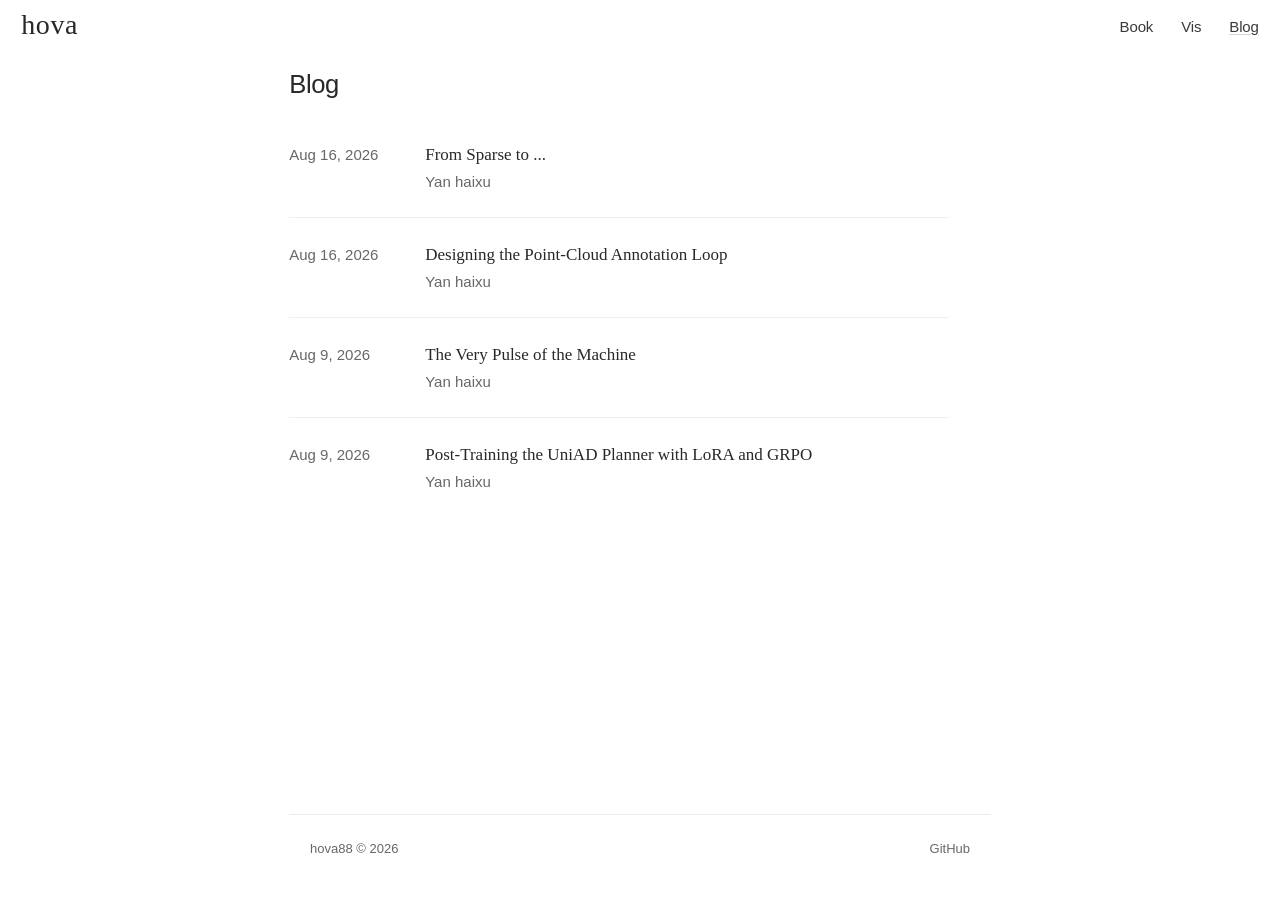
<file: blog/index.html>
<!DOCTYPE html>
<html lang="en">
<head>
  <meta charset="UTF-8">
  <meta http-equiv="refresh" content="0; url=/">
  <link rel="canonical" href="https://hova88.github.io/">
  <title>Redirecting…</title>
</head>
<body></body>
</html>
</file>
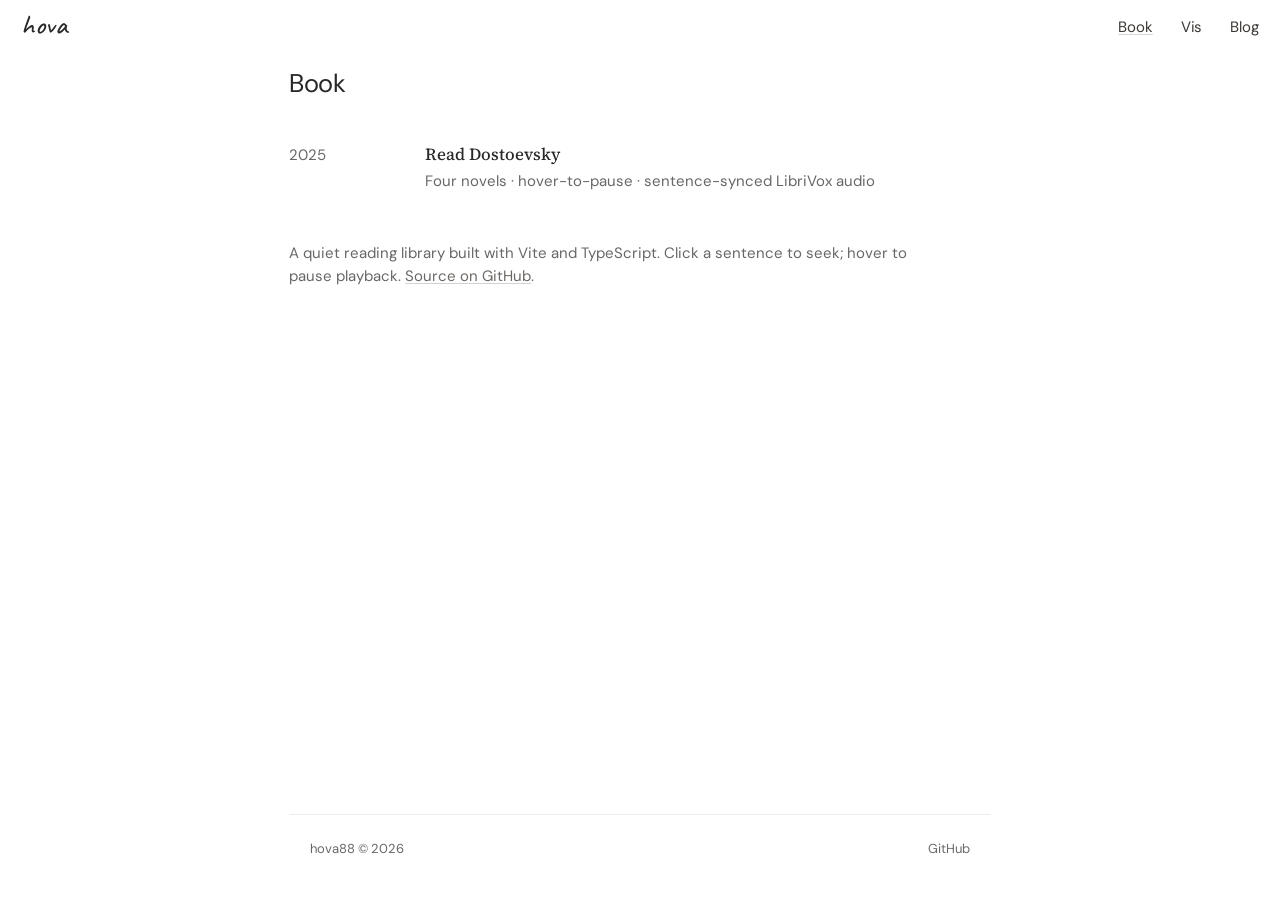
<file: book/index.html>
<!DOCTYPE html>
<html lang="en">
<head>
  <meta charset="UTF-8">
  <meta name="viewport" content="width=device-width, initial-scale=1.0">
  <title>Book — hova</title>
  <meta name="description" content="Interactive books and reading projects by hova88.">
  <link rel="preconnect" href="https://fonts.googleapis.com">
  <link rel="preconnect" href="https://fonts.gstatic.com" crossorigin>
  <link href="https://fonts.googleapis.com/css2?family=Caveat:wght@400;500&family=DM+Sans:opsz,wght@9..40,400;9..40,500&family=IBM+Plex+Mono&family=Source+Serif+4:ital,opsz,wght@0,8..60,400;0,8..60,600;1,8..60,400&display=swap" rel="stylesheet">
  <link rel="stylesheet" href="/css/base.css">
  <link rel="stylesheet" href="/css/index.css">
  <link rel="stylesheet" href="/css/home.css">
</head>
<body>
  <div id="wrapper">
    <header id="header">
      <div id="site-header" class="site-header">
        <div class="navbar-logo">
          <a href="/" class="logo-handwritten">hova</a>
        </div>
        <div class="nav-group">
          <nav class="top-nav" aria-label="Primary">
            <a href="/book/" aria-current="page">Book</a>
            <a href="/vis/">Vis</a>
            <a href="/">Blog</a>
          </nav>
          <button id="menu-toggle" class="hamburger" type="button" aria-label="Open menu" aria-expanded="false" aria-controls="mobile-menu">
            <span></span><span></span><span></span>
          </button>
        </div>
      </div>
      <div id="mobile-menu" class="mobile-menu-overlay" hidden aria-hidden="true">
        <nav class="mobile-menu-nav" aria-label="Mobile">
          <a href="/book/" aria-current="page">Book</a>
          <a href="/vis/">Vis</a>
          <a href="/">Blog</a>
        </nav>
      </div>
    </header>

    <main id="main" class="index list">
      <h1 class="blog-page-title">Book</h1>
      <div class="post-group">
        <ul>
          <li>
            <a class="post-item-link" href="/read_dostoevsky/">
              <span class="desktop-time">2025</span>
              <div class="post-info">
                <div class="post-title">Read Dostoevsky</div>
                <div class="item-meta">Four novels · hover-to-pause · sentence-synced LibriVox audio</div>
                <span class="mobile-time">2025</span>
              </div>
            </a>
          </li>
        </ul>
      </div>
      <div class="section-note">
        <p>
          A quiet reading library built with Vite and TypeScript.
          Click a sentence to seek; hover to pause playback.
          <a href="https://github.com/hova88/read_dostoevsky" target="_blank" rel="noopener">Source on GitHub</a>.
        </p>
      </div>
    </main>

    <footer id="footer">
      <div class="footer-inner">
        <span>hova88 © 2026</span>
        <a href="https://github.com/hova88">GitHub</a>
      </div>
    </footer>
  </div>
  <script src="/js/main.js" defer></script>
</body>
</html>
</file>
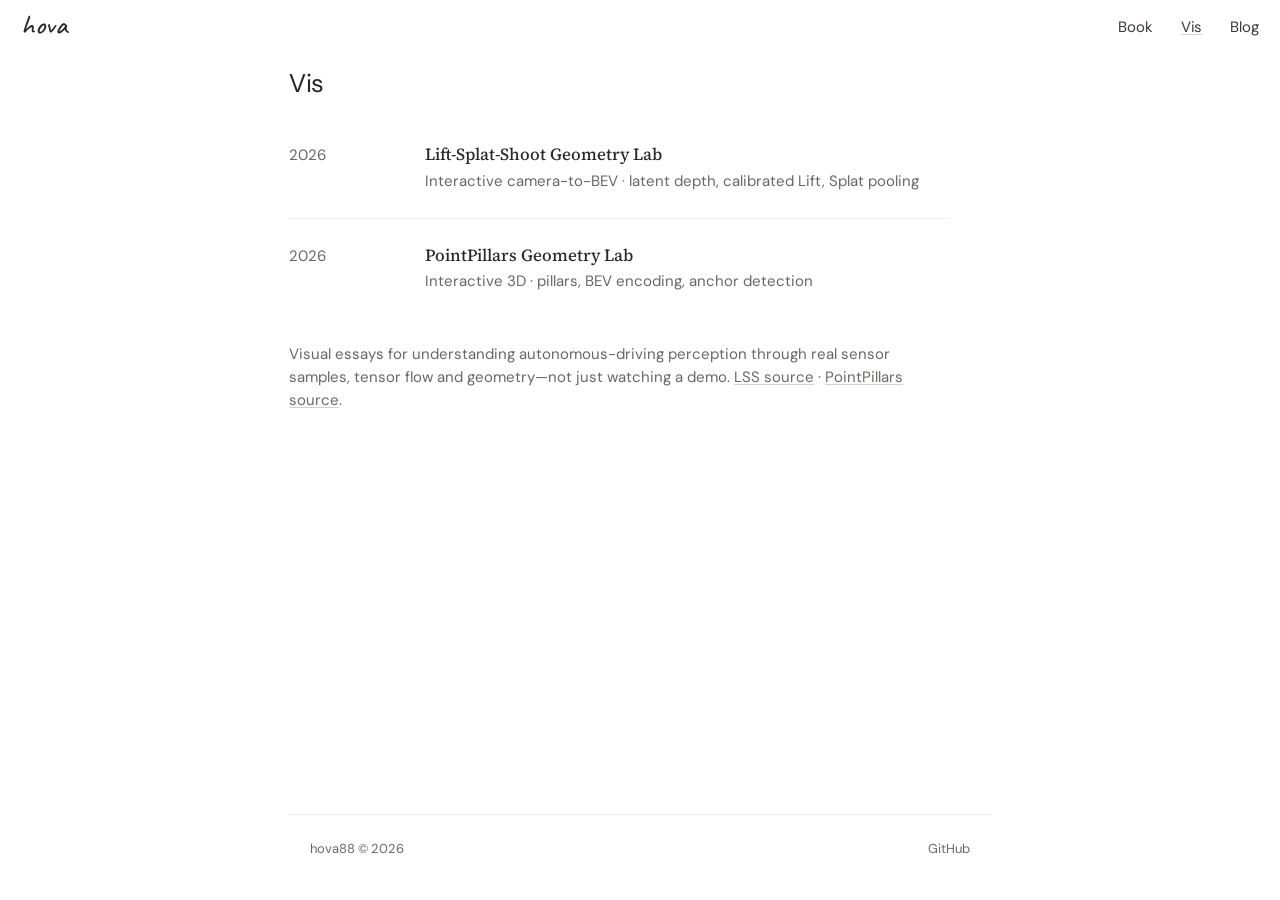
<file: vis/index.html>
<!DOCTYPE html>
<html lang="en">
<head>
  <meta charset="UTF-8">
  <meta name="viewport" content="width=device-width, initial-scale=1.0">
  <title>Vis — hova</title>
  <meta name="description" content="Visualizations and interactive demos by hova88.">
  <link rel="preconnect" href="https://fonts.googleapis.com">
  <link rel="preconnect" href="https://fonts.gstatic.com" crossorigin>
  <link href="https://fonts.googleapis.com/css2?family=Caveat:wght@400;500&family=DM+Sans:opsz,wght@9..40,400;9..40,500&family=IBM+Plex+Mono&family=Source+Serif+4:ital,opsz,wght@0,8..60,400;0,8..60,600;1,8..60,400&display=swap" rel="stylesheet">
  <link rel="stylesheet" href="/css/base.css">
  <link rel="stylesheet" href="/css/index.css">
  <link rel="stylesheet" href="/css/home.css">
</head>
<body>
  <div id="wrapper">
    <header id="header">
      <div id="site-header" class="site-header">
        <div class="navbar-logo">
          <a href="/" class="logo-handwritten">hova</a>
        </div>
        <div class="nav-group">
          <nav class="top-nav" aria-label="Primary">
            <a href="/book/">Book</a>
            <a href="/vis/" aria-current="page">Vis</a>
            <a href="/">Blog</a>
          </nav>
          <button id="menu-toggle" class="hamburger" type="button" aria-label="Open menu" aria-expanded="false" aria-controls="mobile-menu">
            <span></span><span></span><span></span>
          </button>
        </div>
      </div>
      <div id="mobile-menu" class="mobile-menu-overlay" hidden aria-hidden="true">
        <nav class="mobile-menu-nav" aria-label="Mobile">
          <a href="/book/">Book</a>
          <a href="/vis/" aria-current="page">Vis</a>
          <a href="/">Blog</a>
        </nav>
      </div>
    </header>

    <main id="main" class="index list">
      <h1 class="blog-page-title">Vis</h1>
      <div class="post-group">
        <ul>
          <li>
            <a class="post-item-link" href="/lss-explained/">
              <span class="desktop-time">2026</span>
              <div class="post-info">
                <div class="post-title">Lift-Splat-Shoot Geometry Lab</div>
                <div class="item-meta">Interactive camera-to-BEV · latent depth, calibrated Lift, Splat pooling</div>
                <span class="mobile-time">2026</span>
              </div>
            </a>
          </li>
          <li>
            <a class="post-item-link" href="/pointpillars-explained/">
              <span class="desktop-time">2026</span>
              <div class="post-info">
                <div class="post-title">PointPillars Geometry Lab</div>
                <div class="item-meta">Interactive 3D · pillars, BEV encoding, anchor detection</div>
                <span class="mobile-time">2026</span>
              </div>
            </a>
          </li>
        </ul>
      </div>
      <div class="section-note">
        <p>
          Visual essays for understanding autonomous-driving perception through real sensor samples,
          tensor flow and geometry—not just watching a demo.
          <a href="https://github.com/hova88/lss-explained" target="_blank" rel="noopener">LSS source</a>
          · <a href="https://github.com/hova88/pointpillars-explained" target="_blank" rel="noopener">PointPillars source</a>.
        </p>
      </div>
    </main>

    <footer id="footer">
      <div class="footer-inner">
        <span>hova88 © 2026</span>
        <a href="https://github.com/hova88">GitHub</a>
      </div>
    </footer>
  </div>
  <script src="/js/main.js" defer></script>
</body>
</html>
</file>
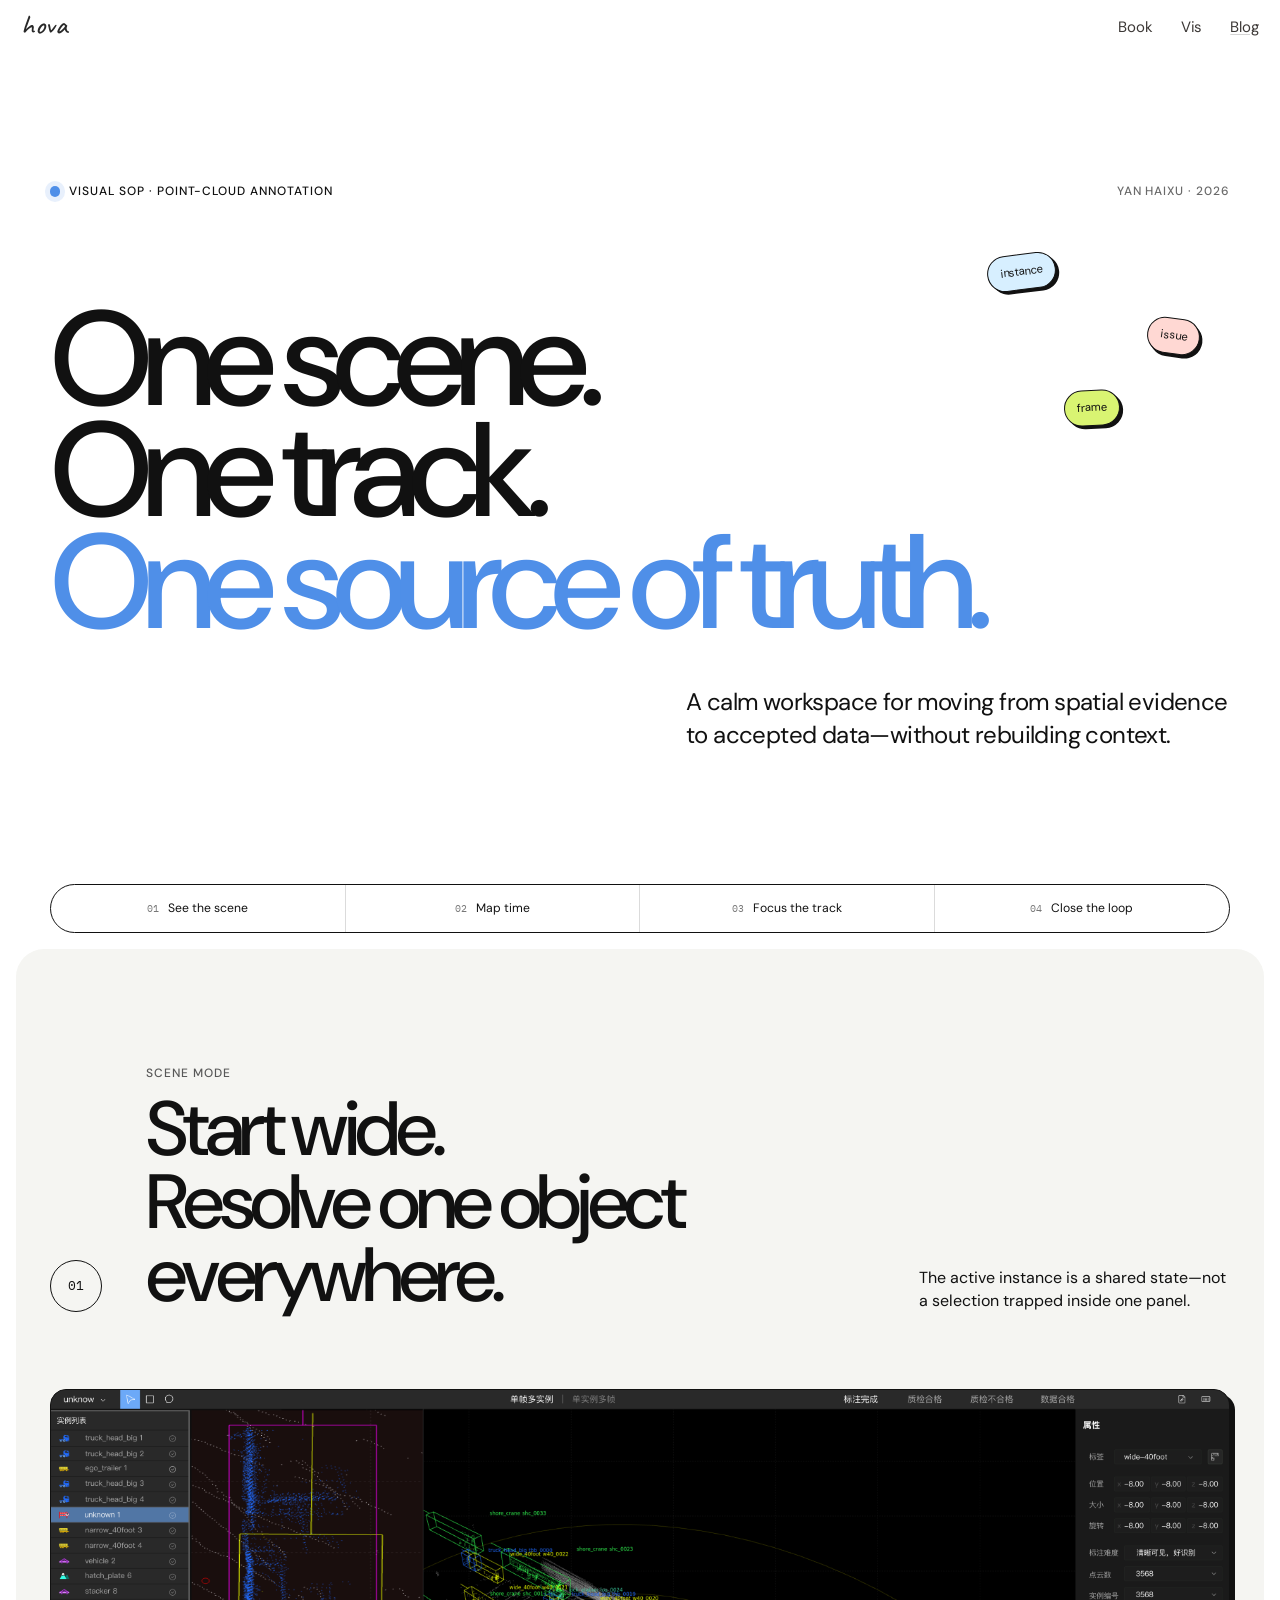
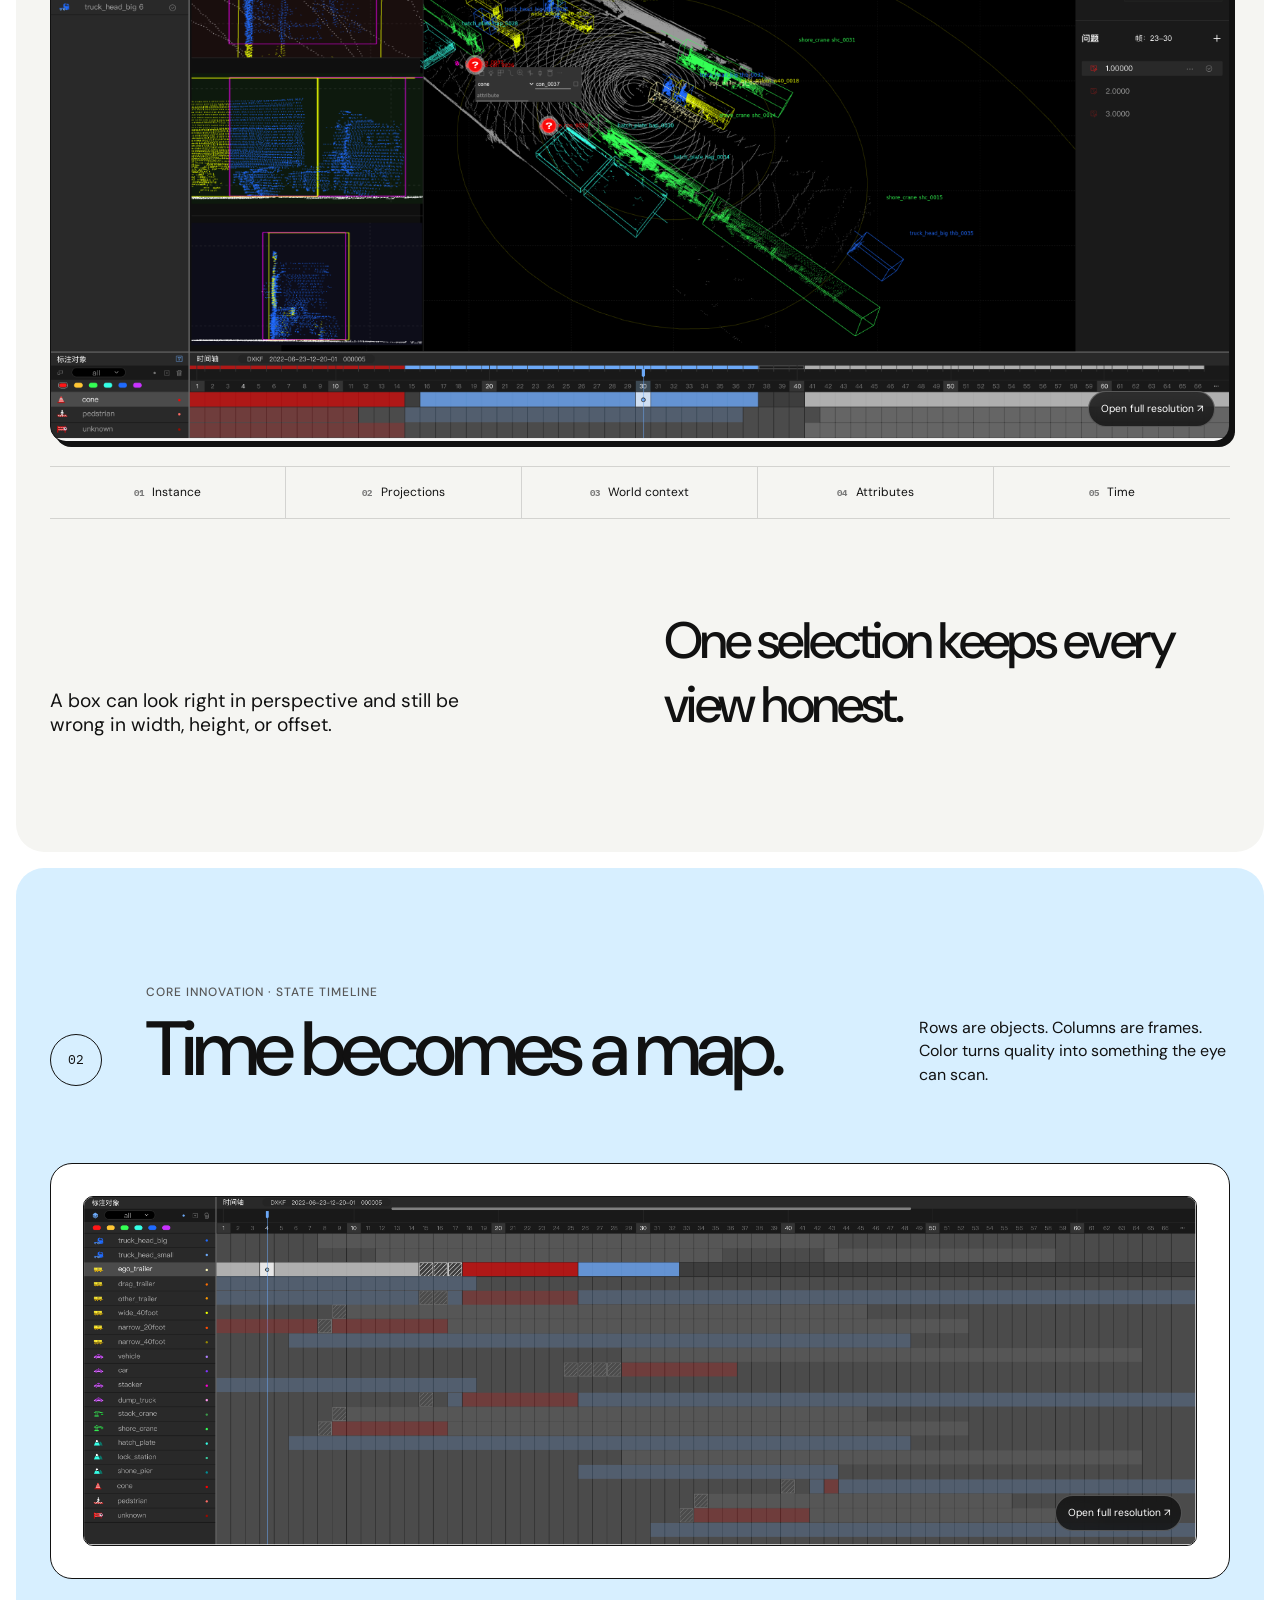
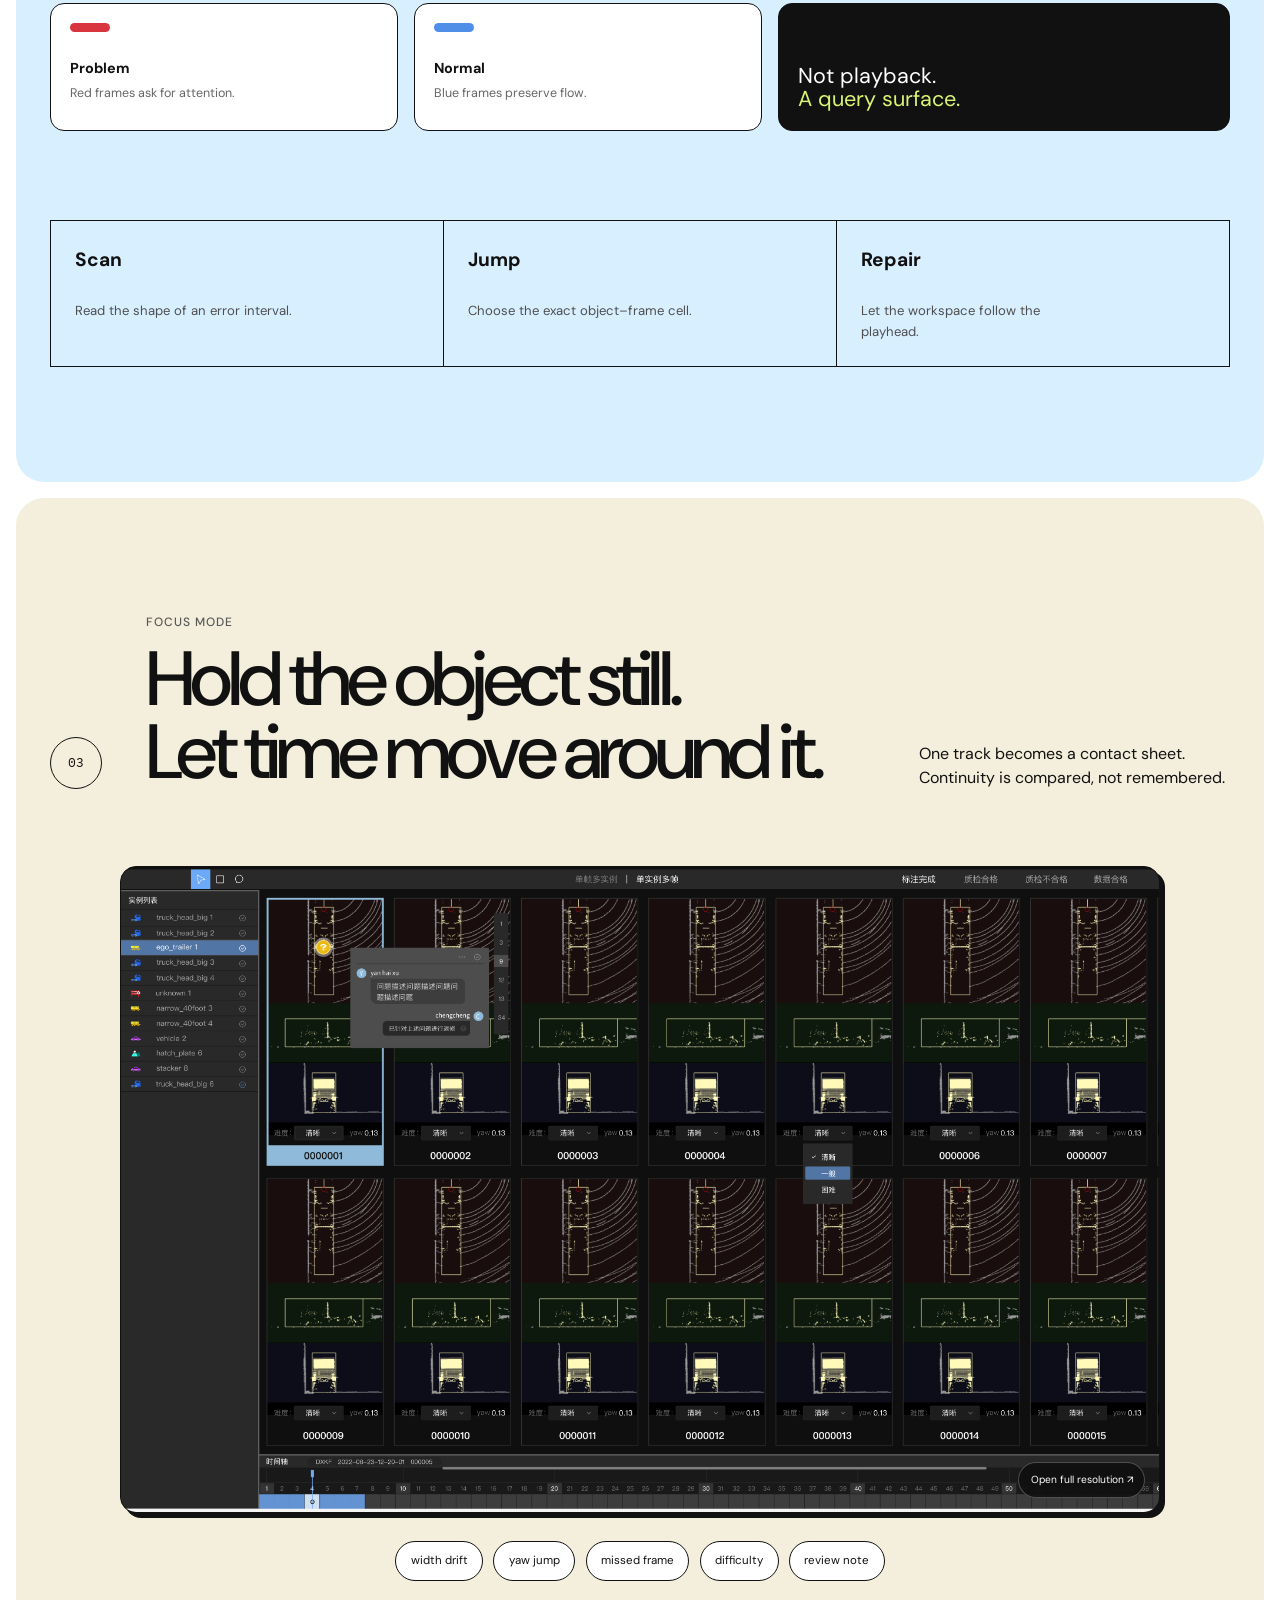
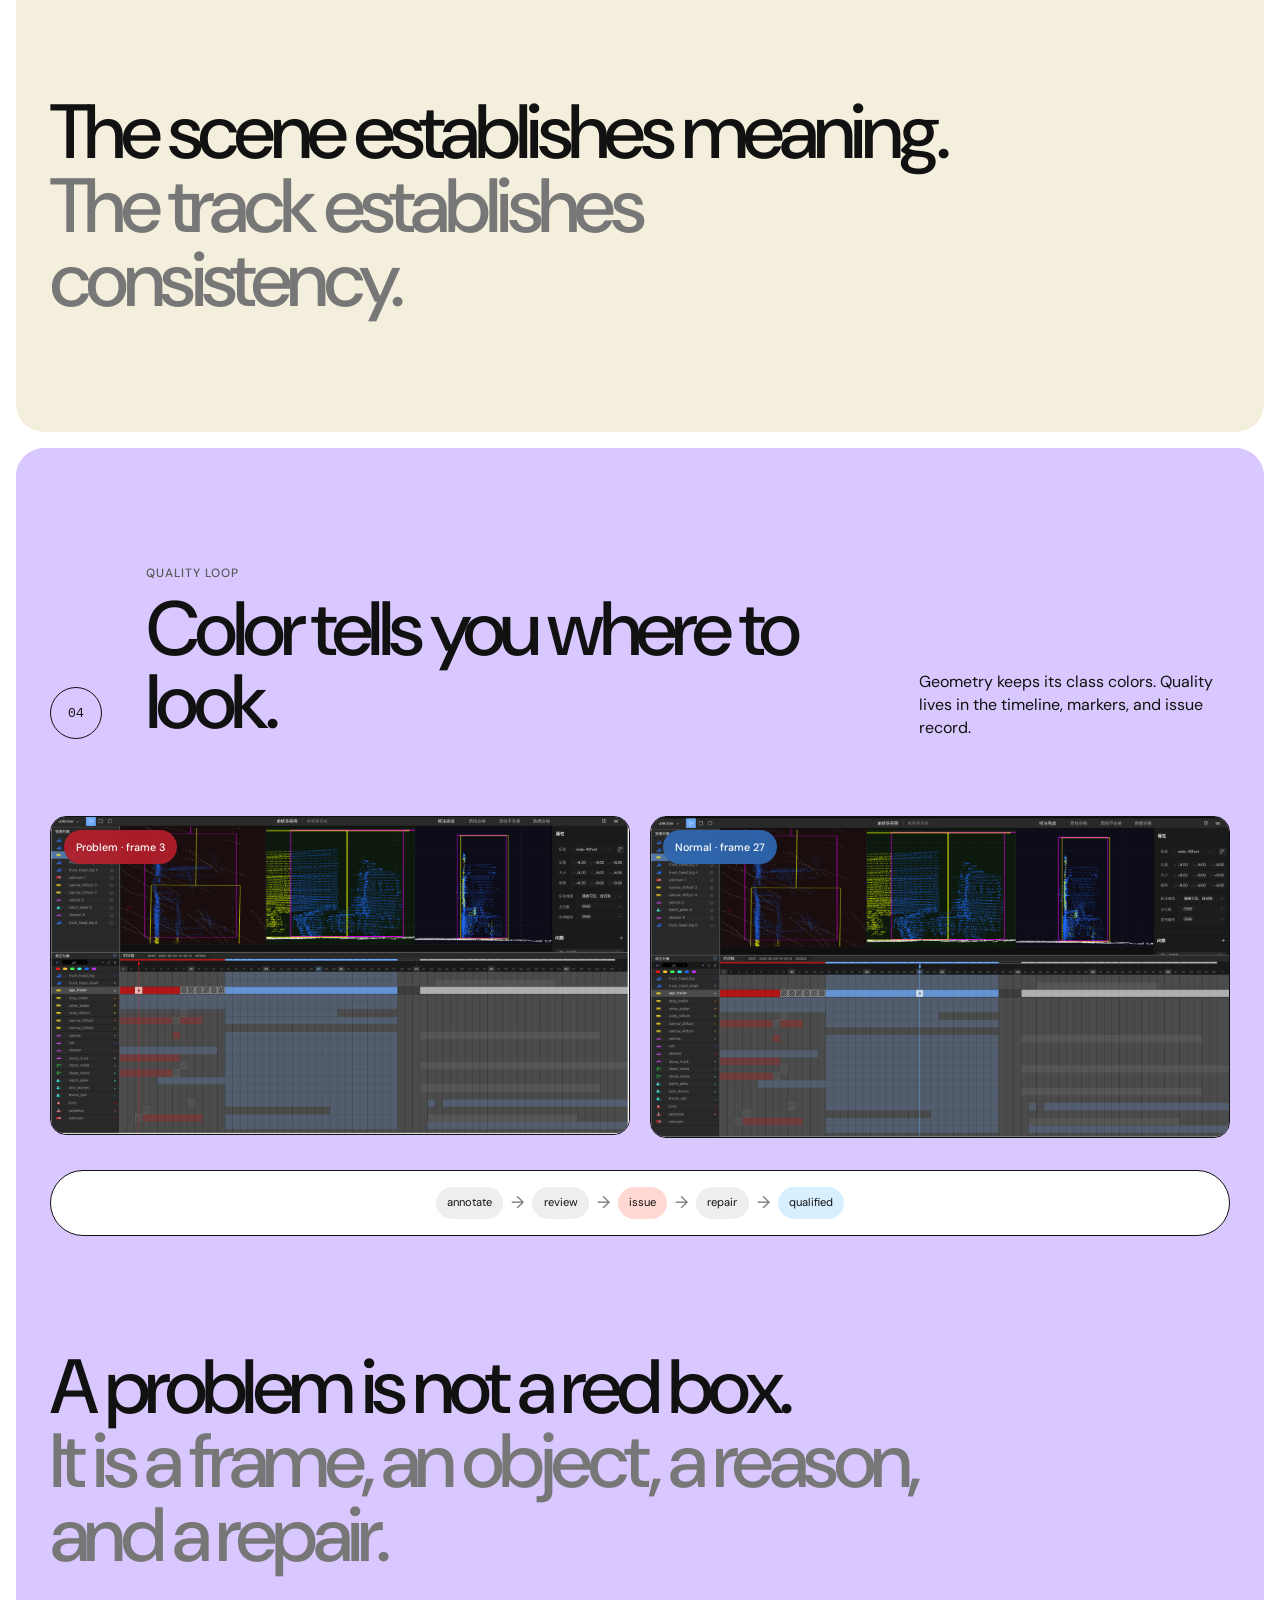
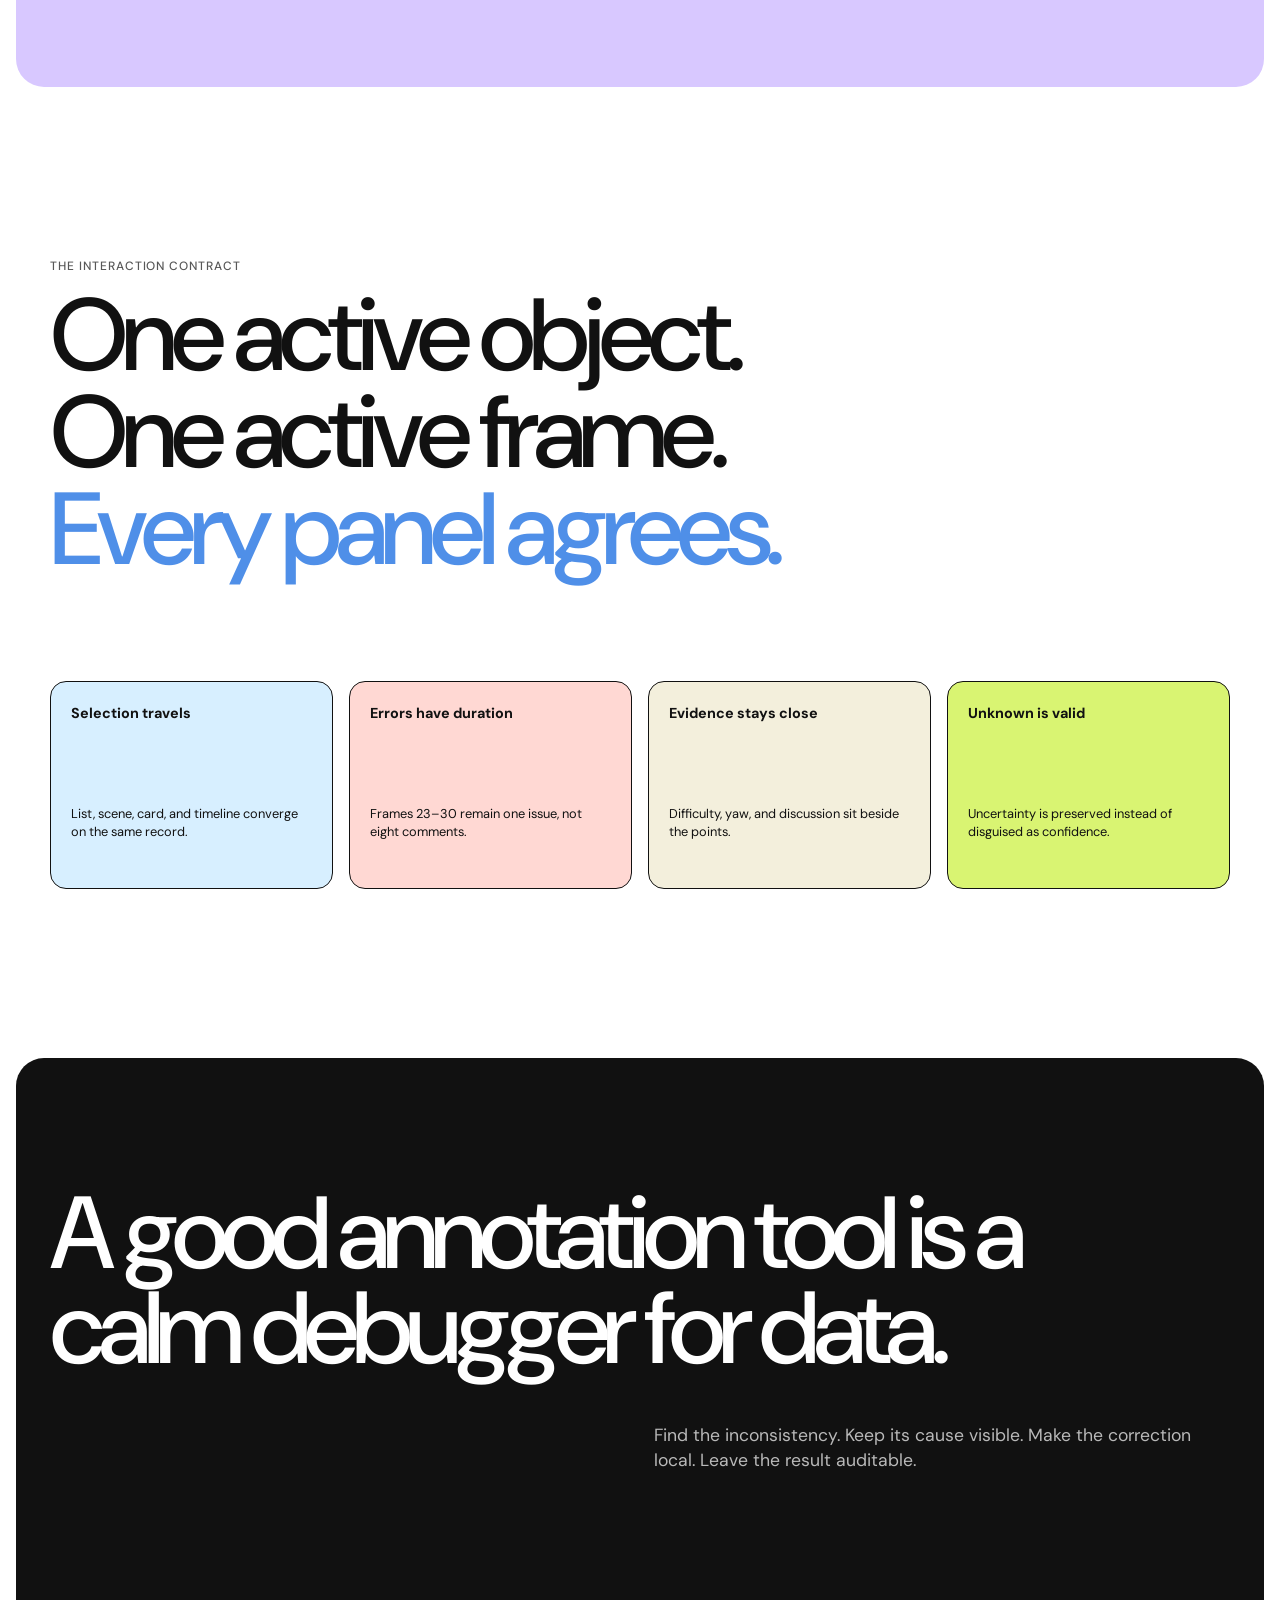
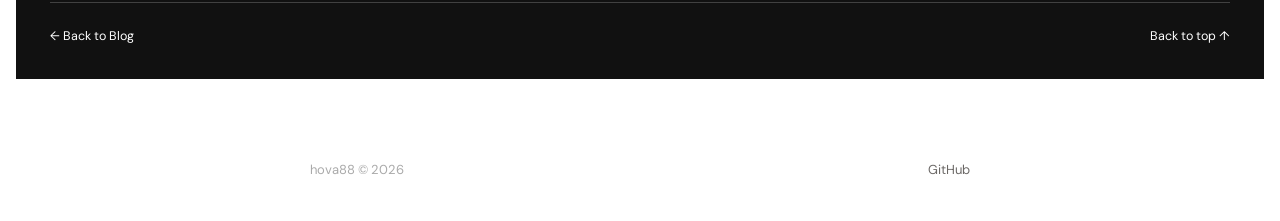
<file: blog/point-cloud-annotation-tool/index.html>
<!DOCTYPE html>
<html lang="en">
<head>
  <meta charset="UTF-8">
  <meta name="viewport" content="width=device-width, initial-scale=1.0">
  <title>Designing the Point-Cloud Annotation Loop — hova</title>
  <meta name="description" content="A visual SOP for point-cloud annotation: establish the scene, map time, focus the track, and close the quality loop.">
  <meta property="og:type" content="article">
  <meta property="og:title" content="Designing the Point-Cloud Annotation Loop">
  <meta property="og:description" content="One scene, one track, one source of truth.">
  <meta property="og:image" content="https://hova88.github.io/blog/point-cloud-annotation-tool/images/scene-mode-overview.png">
  <meta property="og:url" content="https://hova88.github.io/blog/point-cloud-annotation-tool/">
  <meta name="twitter:card" content="summary_large_image">
  <meta name="twitter:title" content="Designing the Point-Cloud Annotation Loop">
  <meta name="twitter:description" content="One scene, one track, one source of truth.">
  <meta name="twitter:image" content="https://hova88.github.io/blog/point-cloud-annotation-tool/images/scene-mode-overview.png">
  <link rel="canonical" href="https://hova88.github.io/blog/point-cloud-annotation-tool/">
  <link rel="preconnect" href="https://fonts.googleapis.com">
  <link rel="preconnect" href="https://fonts.gstatic.com" crossorigin>
  <link href="https://fonts.googleapis.com/css2?family=Caveat:wght@400;500&amp;family=DM+Sans:opsz,wght@9..40,400;9..40,500;9..40,600&amp;family=IBM+Plex+Mono&amp;display=swap" rel="stylesheet">
  <link rel="stylesheet" href="/css/base.css">
  <link rel="stylesheet" href="/css/annotation-tool.css">
</head>
<body>
  <div id="wrapper">
    <header id="header">
      <div id="site-header" class="site-header">
        <div class="navbar-logo"><a href="/" class="logo-handwritten">hova</a></div>
        <div class="nav-group">
          <nav class="top-nav" aria-label="Primary">
            <a href="/book/">Book</a>
            <a href="/vis/">Vis</a>
            <a href="/" aria-current="page">Blog</a>
          </nav>
          <button id="menu-toggle" class="hamburger" type="button" aria-label="Open menu" aria-expanded="false" aria-controls="mobile-menu">
            <span></span><span></span><span></span>
          </button>
        </div>
      </div>
      <div id="mobile-menu" class="mobile-menu-overlay" hidden aria-hidden="true">
        <nav class="mobile-menu-nav" aria-label="Mobile">
          <a href="/book/">Book</a><a href="/vis/">Vis</a><a href="/" aria-current="page">Blog</a>
        </nav>
      </div>
    </header>

    <main id="main" class="anno-post">
      <section class="sop-hero">
        <div class="sop-inner">
          <div class="hero-topline">
            <span class="eyebrow"><i></i> Visual SOP · Point-cloud annotation</span>
            <span class="hero-meta">Yan haixu · 2026</span>
          </div>
          <h1>One scene.<br>One track.<br><em>One source of truth.</em></h1>
          <p class="hero-deck">A calm workspace for moving from spatial evidence to accepted data—without rebuilding context.</p>
          <div class="hero-tokens" aria-hidden="true">
            <span class="token token--blue">instance</span>
            <span class="token token--red">issue</span>
            <span class="token token--lime">frame</span>
          </div>
        </div>
      </section>

      <nav class="sop-rail" aria-label="Annotation SOP">
        <a href="#scene"><b>01</b> See the scene</a>
        <a href="#time"><b>02</b> Map time</a>
        <a href="#focus"><b>03</b> Focus the track</a>
        <a href="#quality"><b>04</b> Close the loop</a>
      </nav>

      <section id="scene" class="sop-band sop-band--scene">
        <div class="sop-inner">
          <header class="step-heading">
            <span class="step-number">01</span>
            <div>
              <p class="step-kicker">Scene Mode</p>
              <h2>Start wide.<br>Resolve one object everywhere.</h2>
            </div>
            <p class="step-note">The active instance is a shared state—not a selection trapped inside one panel.</p>
          </header>

          <figure class="visual-frame visual-frame--hero">
            <a href="/blog/point-cloud-annotation-tool/images/scene-mode-overview.png" target="_blank" rel="noopener" aria-label="Open Scene Mode at full resolution">
              <img src="/blog/point-cloud-annotation-tool/images/scene-mode-overview.png" width="1672" height="924" alt="Scene Mode with an instance list, orthographic views, a 3D point-cloud scene, attributes, issues, and a timeline." fetchpriority="high">
              <span class="open-label">Open full resolution ↗</span>
            </a>
          </figure>

          <div class="signal-row" aria-label="Five synchronized parts of Scene Mode">
            <span><b>01</b> Instance</span>
            <span><b>02</b> Projections</span>
            <span><b>03</b> World context</span>
            <span><b>04</b> Attributes</span>
            <span><b>05</b> Time</span>
          </div>

          <div class="philosophy-line">
            <p>A box can look right in perspective and still be wrong in width, height, or offset.</p>
            <strong>One selection keeps every view honest.</strong>
          </div>
        </div>
      </section>

      <section id="time" class="sop-band sop-band--time">
        <div class="sop-inner">
          <header class="step-heading step-heading--compact">
            <span class="step-number">02</span>
            <div>
              <p class="step-kicker">Core innovation · State timeline</p>
              <h2>Time becomes a map.</h2>
            </div>
            <p class="step-note">Rows are objects. Columns are frames. Color turns quality into something the eye can scan.</p>
          </header>

          <figure class="visual-frame visual-frame--timeline">
            <a href="/blog/point-cloud-annotation-tool/images/timeline-state-matrix.png" target="_blank" rel="noopener" aria-label="Open the state timeline at full resolution">
              <img src="/blog/point-cloud-annotation-tool/images/timeline-state-matrix.png" width="2006" height="628" alt="A 66-frame state timeline with objects as rows, red problem intervals, and blue normal intervals." loading="lazy">
              <span class="open-label">Open full resolution ↗</span>
            </a>
          </figure>

          <div class="state-legend">
            <div class="state-legend__item state-legend__item--red"><i></i><strong>Problem</strong><span>Red frames ask for attention.</span></div>
            <div class="state-legend__item state-legend__item--blue"><i></i><strong>Normal</strong><span>Blue frames preserve flow.</span></div>
            <p>Not playback.<br><em>A query surface.</em></p>
          </div>

          <div class="three-beats">
            <div><b>Scan</b><span>Read the shape of an error interval.</span></div>
            <div><b>Jump</b><span>Choose the exact object–frame cell.</span></div>
            <div><b>Repair</b><span>Let the workspace follow the playhead.</span></div>
          </div>
        </div>
      </section>

      <section id="focus" class="sop-band sop-band--focus">
        <div class="sop-inner">
          <header class="step-heading">
            <span class="step-number">03</span>
            <div>
              <p class="step-kicker">Focus Mode</p>
              <h2>Hold the object still.<br>Let time move around it.</h2>
            </div>
            <p class="step-note">One track becomes a contact sheet. Continuity is compared, not remembered.</p>
          </header>

          <figure class="visual-frame visual-frame--focus">
            <a href="/blog/point-cloud-annotation-tool/images/focus-mode.png" target="_blank" rel="noopener" aria-label="Open Focus Mode at full resolution">
              <img src="/blog/point-cloud-annotation-tool/images/focus-mode.png" width="1764" height="1096" alt="Focus Mode displaying one trailer instance across many frames, with projections, difficulty, yaw, review notes, and a timeline." loading="lazy">
              <span class="open-label">Open full resolution ↗</span>
            </a>
          </figure>

          <div class="detect-strip">
            <span>width drift</span><span>yaw jump</span><span>missed frame</span><span>difficulty</span><span>review note</span>
          </div>

          <p class="large-thought">The scene establishes meaning.<br><span>The track establishes consistency.</span></p>
        </div>
      </section>

      <section id="quality" class="sop-band sop-band--quality">
        <div class="sop-inner">
          <header class="step-heading step-heading--compact">
            <span class="step-number">04</span>
            <div>
              <p class="step-kicker">Quality loop</p>
              <h2>Color tells you where to look.</h2>
            </div>
            <p class="step-note">Geometry keeps its class colors. Quality lives in the timeline, markers, and issue record.</p>
          </header>

          <div class="state-pair">
            <figure class="state-card state-card--problem">
              <a href="/blog/point-cloud-annotation-tool/images/problem-frame-state.png" target="_blank" rel="noopener" aria-label="Open problem frame 3 at full resolution">
                <img src="/blog/point-cloud-annotation-tool/images/problem-frame-state.png" width="1678" height="920" alt="Frame 3 in a red problem interval." loading="lazy">
                <span>Problem · frame 3</span>
              </a>
            </figure>
            <figure class="state-card state-card--normal">
              <a href="/blog/point-cloud-annotation-tool/images/normal-frame-state.png" target="_blank" rel="noopener" aria-label="Open normal frame 27 at full resolution">
                <img src="/blog/point-cloud-annotation-tool/images/normal-frame-state.png" width="1672" height="924" alt="Frame 27 in a blue normal interval." loading="lazy">
                <span>Normal · frame 27</span>
              </a>
            </figure>
          </div>

          <div class="flow-line" aria-label="Annotation quality workflow">
            <span>annotate</span><i>→</i><span>review</span><i>→</i><span class="flow-line__issue">issue</span><i>→</i><span>repair</span><i>→</i><span class="flow-line__done">qualified</span>
          </div>

          <p class="large-thought">A problem is not a red box.<br><span>It is a frame, an object, a reason, and a repair.</span></p>
        </div>
      </section>

      <section class="sop-contract">
        <div class="sop-inner">
          <p class="step-kicker">The interaction contract</p>
          <h2>One active object.<br>One active frame.<br><em>Every panel agrees.</em></h2>
          <div class="contract-grid">
            <div><b>Selection travels</b><span>List, scene, card, and timeline converge on the same record.</span></div>
            <div><b>Errors have duration</b><span>Frames 23–30 remain one issue, not eight comments.</span></div>
            <div><b>Evidence stays close</b><span>Difficulty, yaw, and discussion sit beside the points.</span></div>
            <div><b>Unknown is valid</b><span>Uncertainty is preserved instead of disguised as confidence.</span></div>
          </div>
        </div>
      </section>

      <section class="sop-final">
        <div class="sop-inner">
          <p>A good annotation tool is a calm debugger for data.</p>
          <span>Find the inconsistency. Keep its cause visible. Make the correction local. Leave the result auditable.</span>
          <div class="final-links"><a href="/">← Back to Blog</a><a href="#main">Back to top ↑</a></div>
        </div>
      </section>
    </main>

    <footer id="footer"><div class="footer-inner"><span>hova88 © 2026</span><a href="https://github.com/hova88">GitHub</a></div></footer>
  </div>
  <script src="/js/main.js" defer></script>
</body>
</html>
</file>
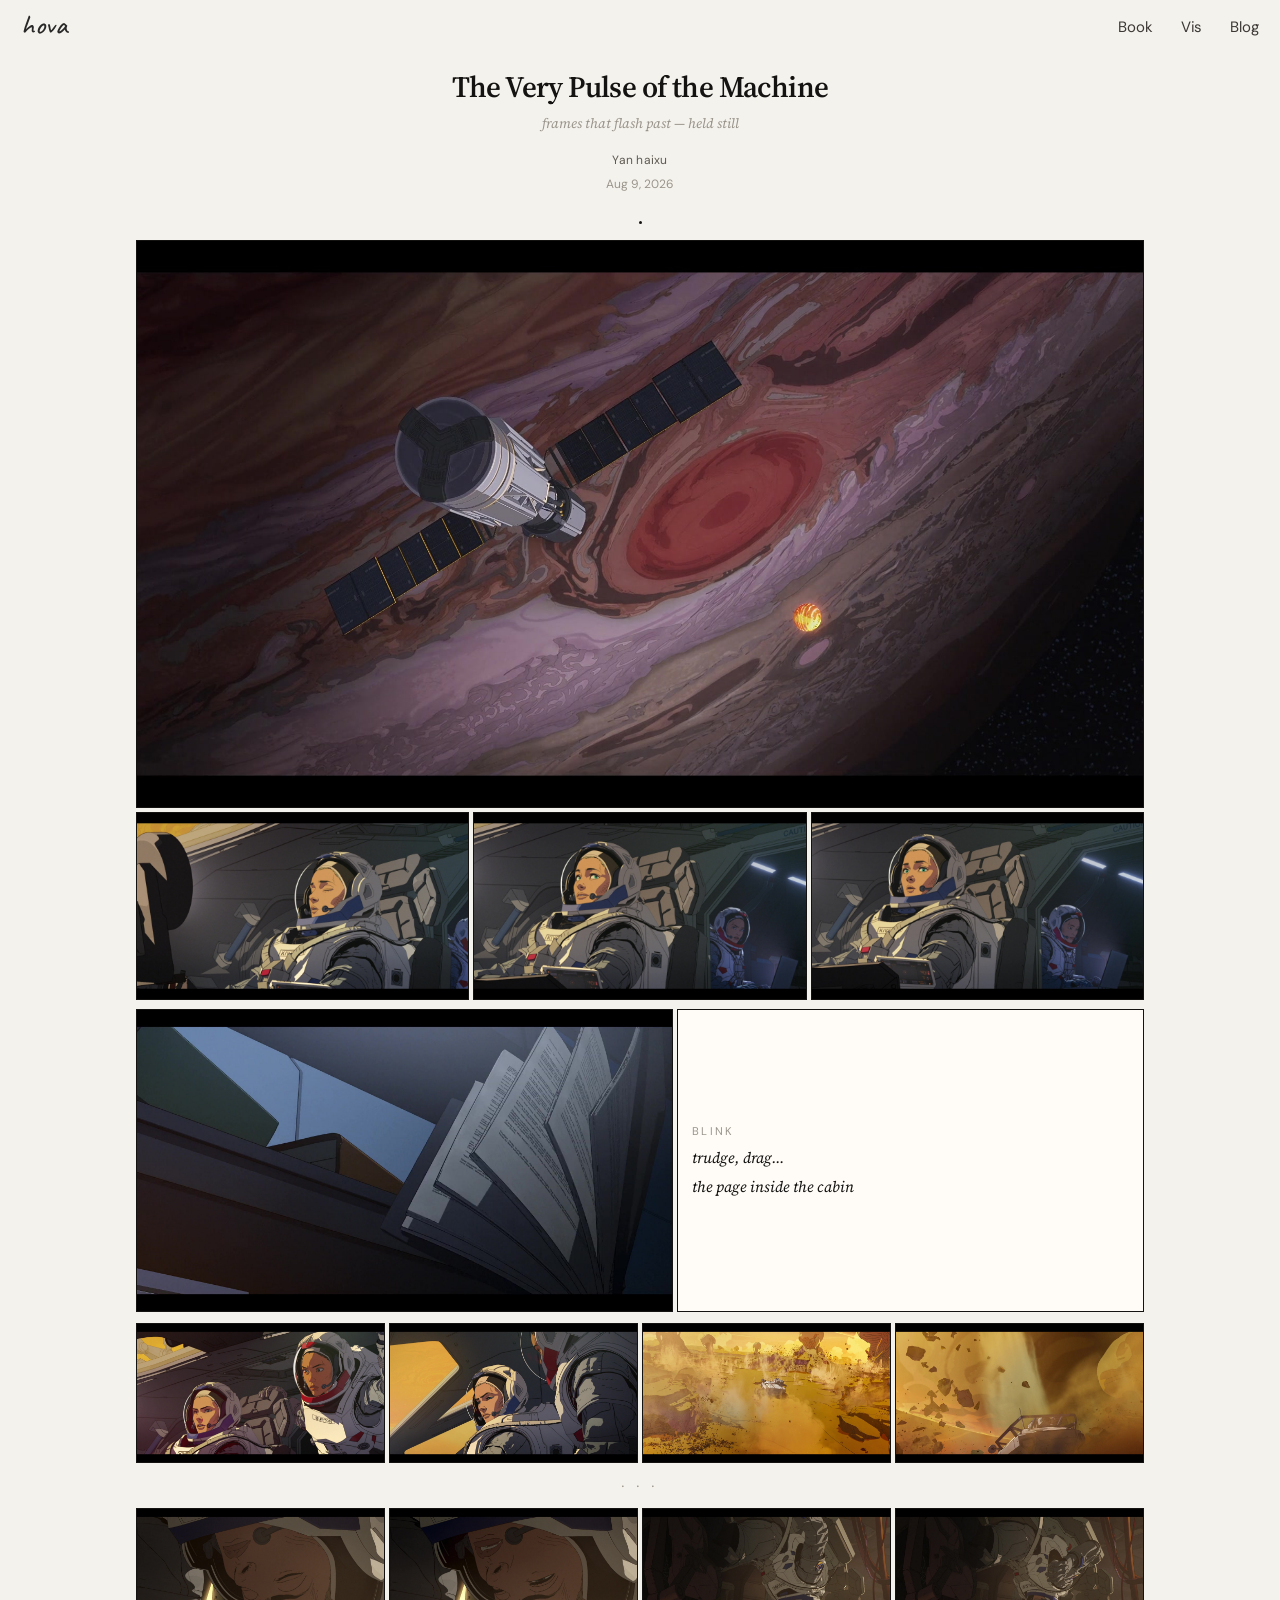
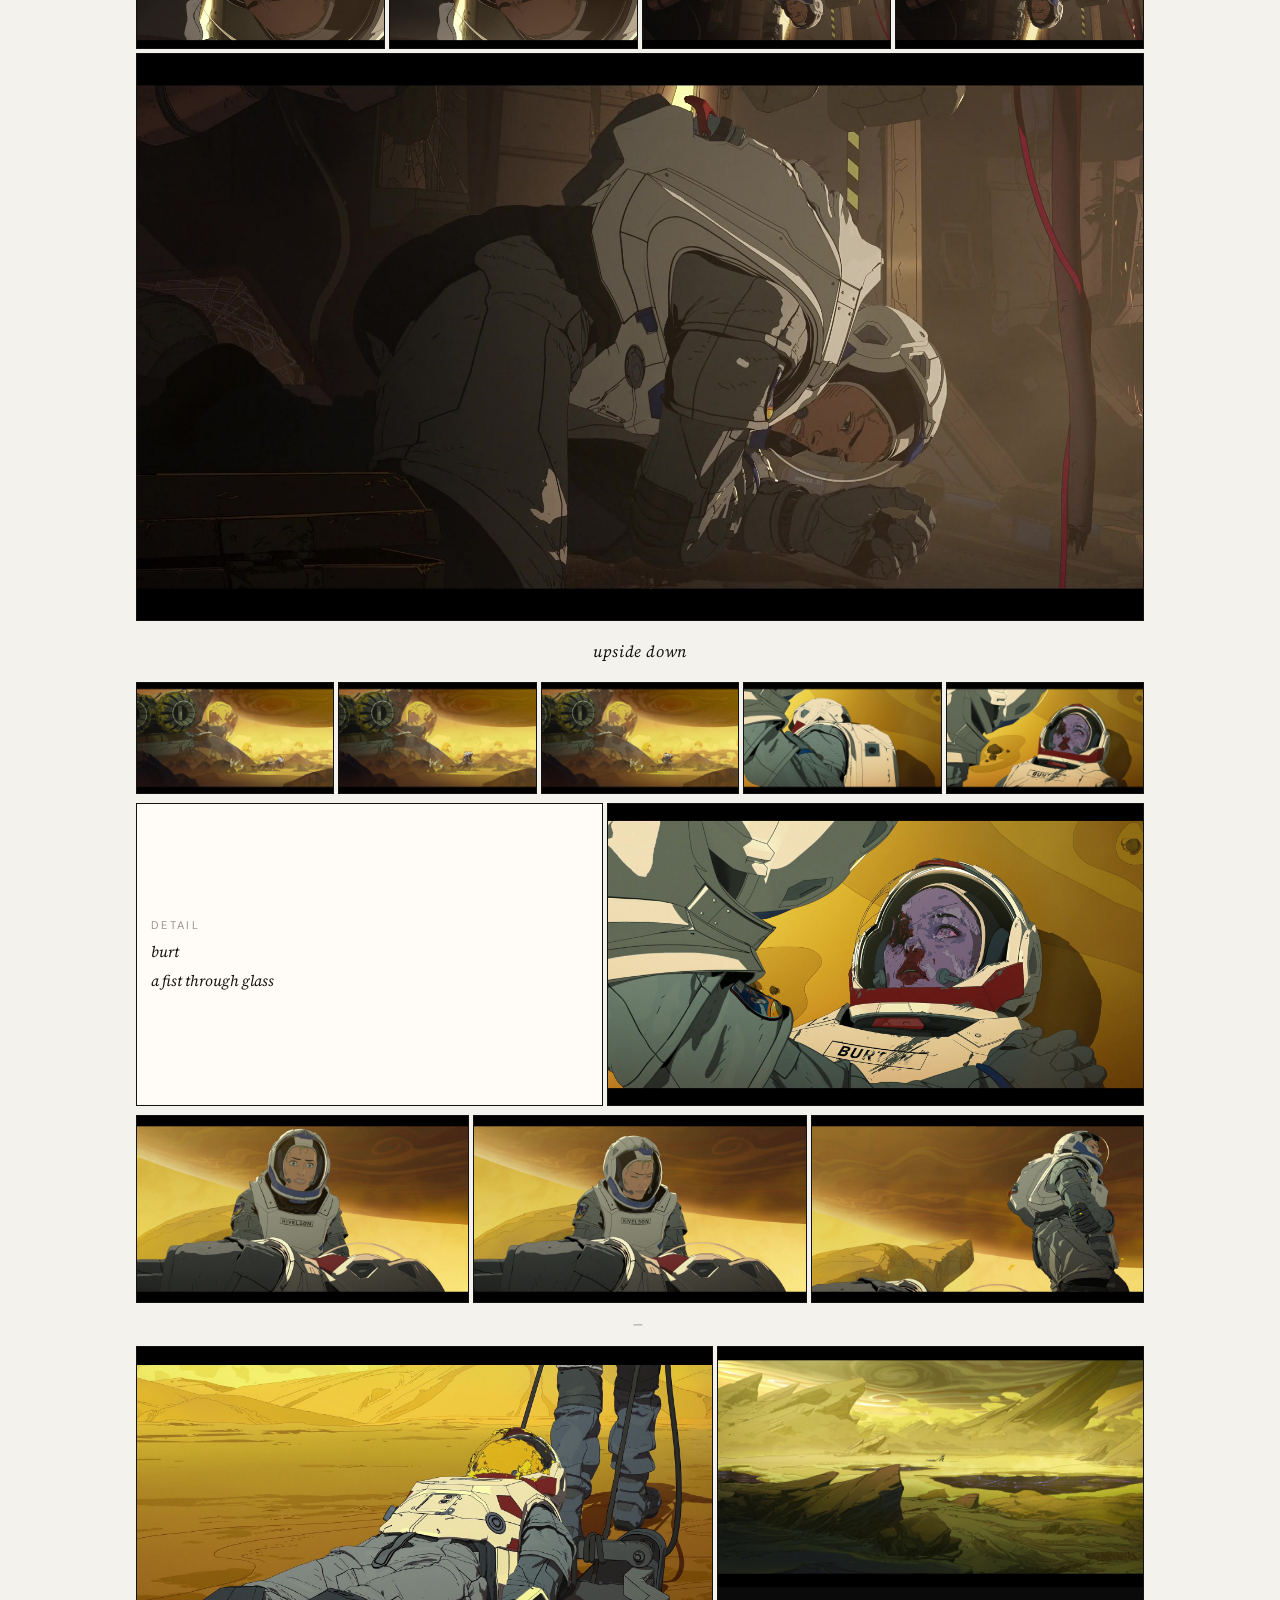
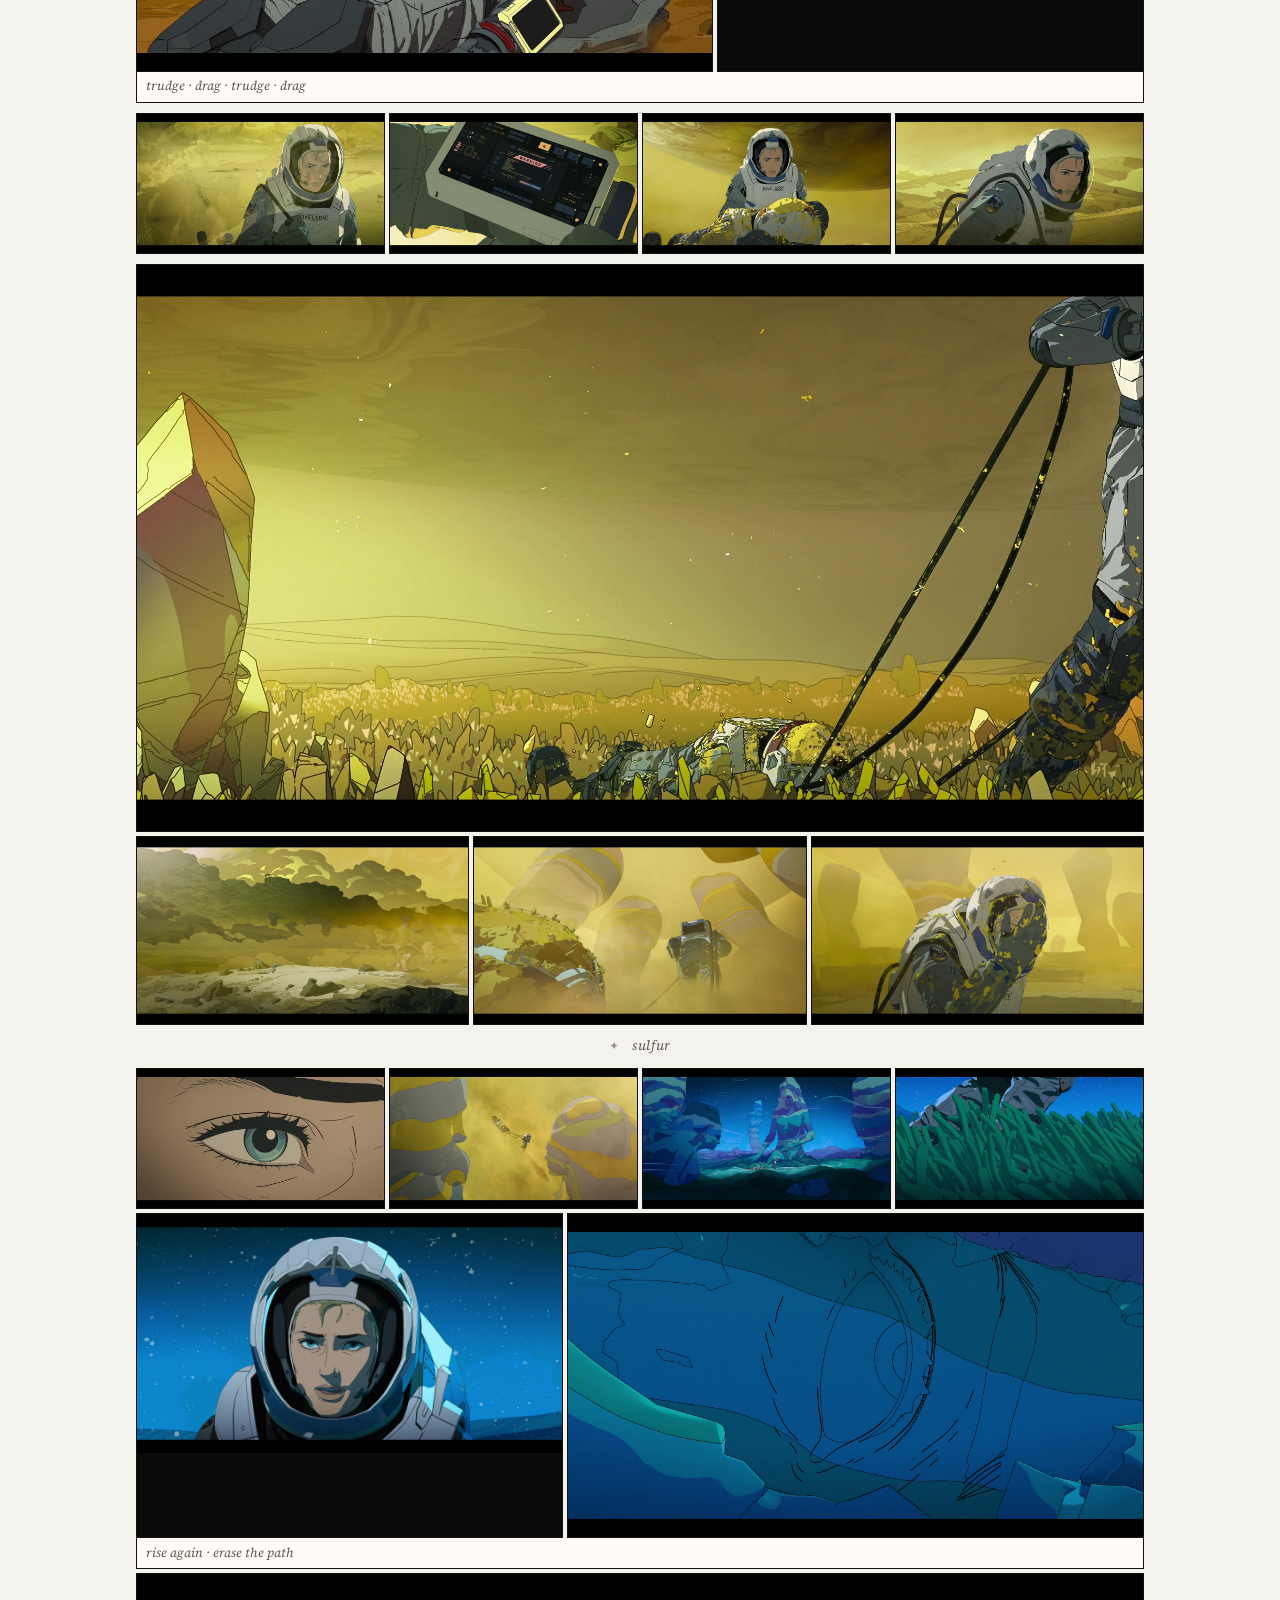
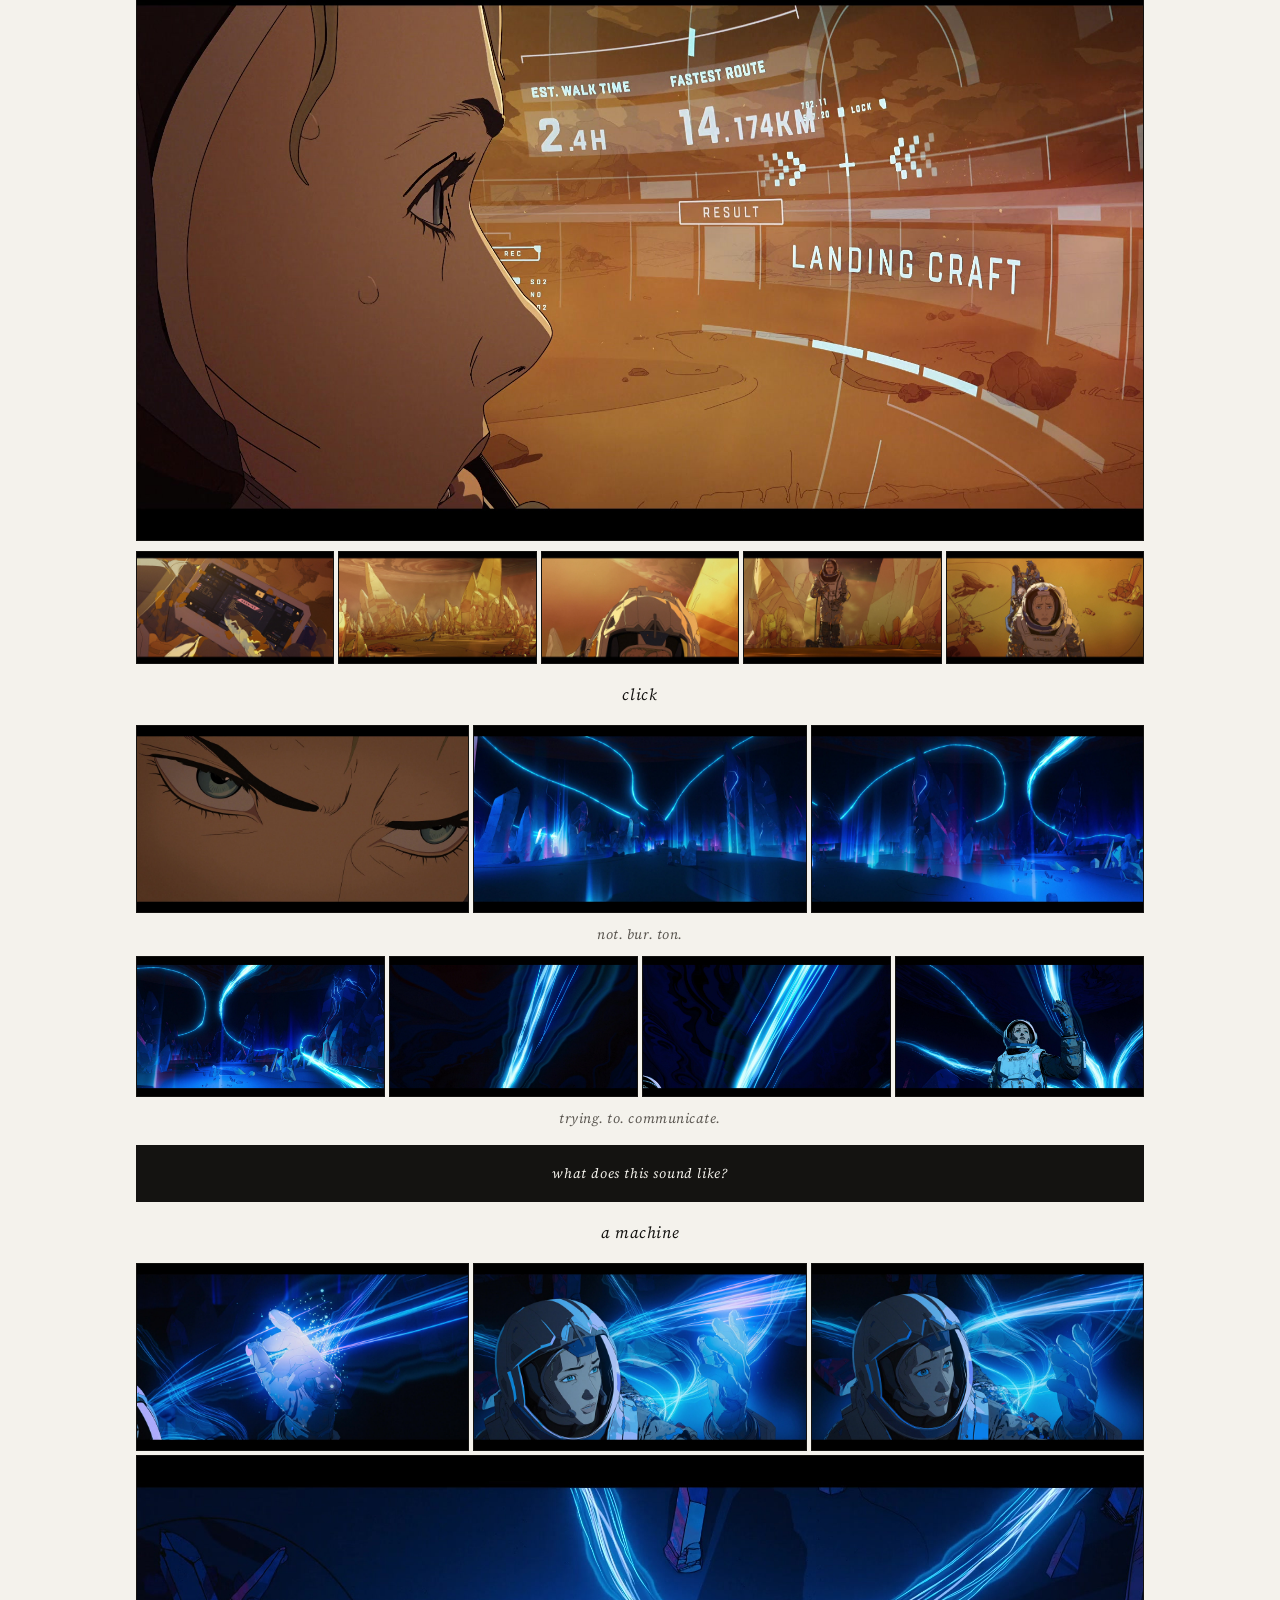
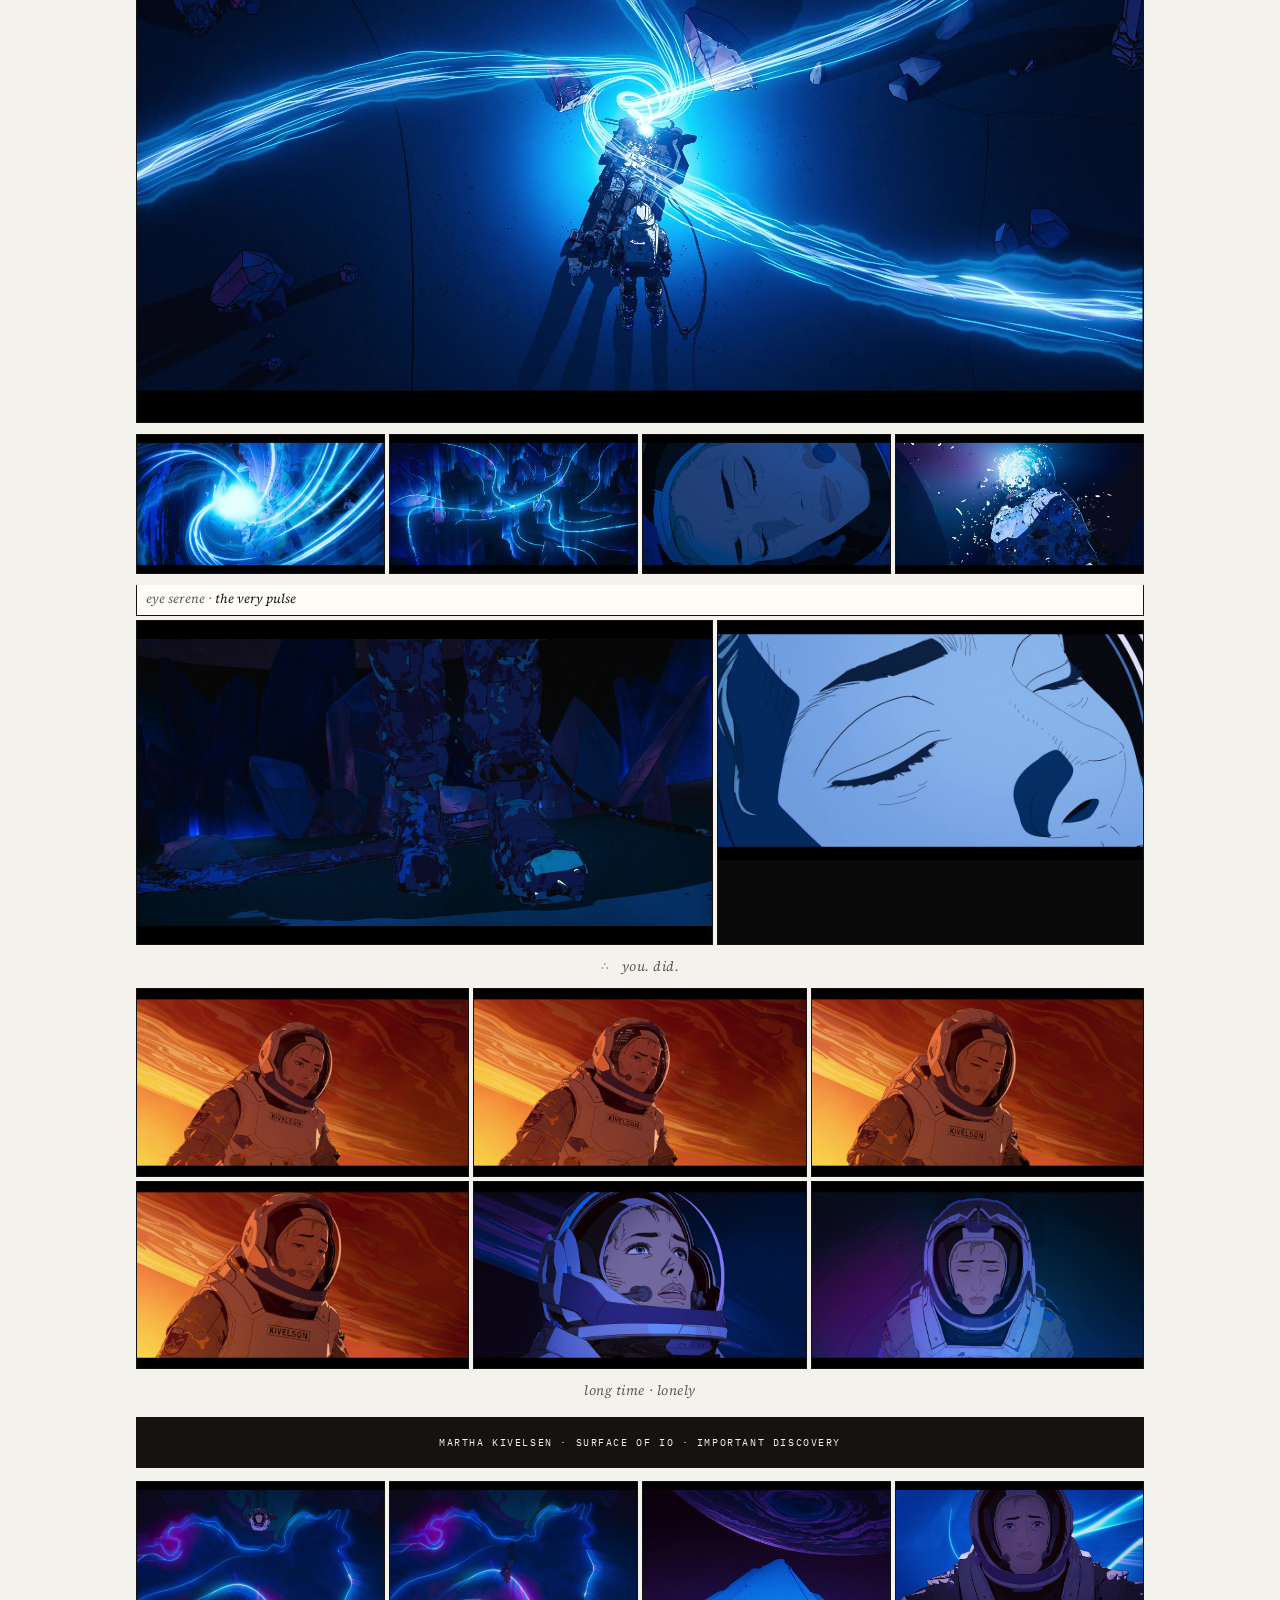
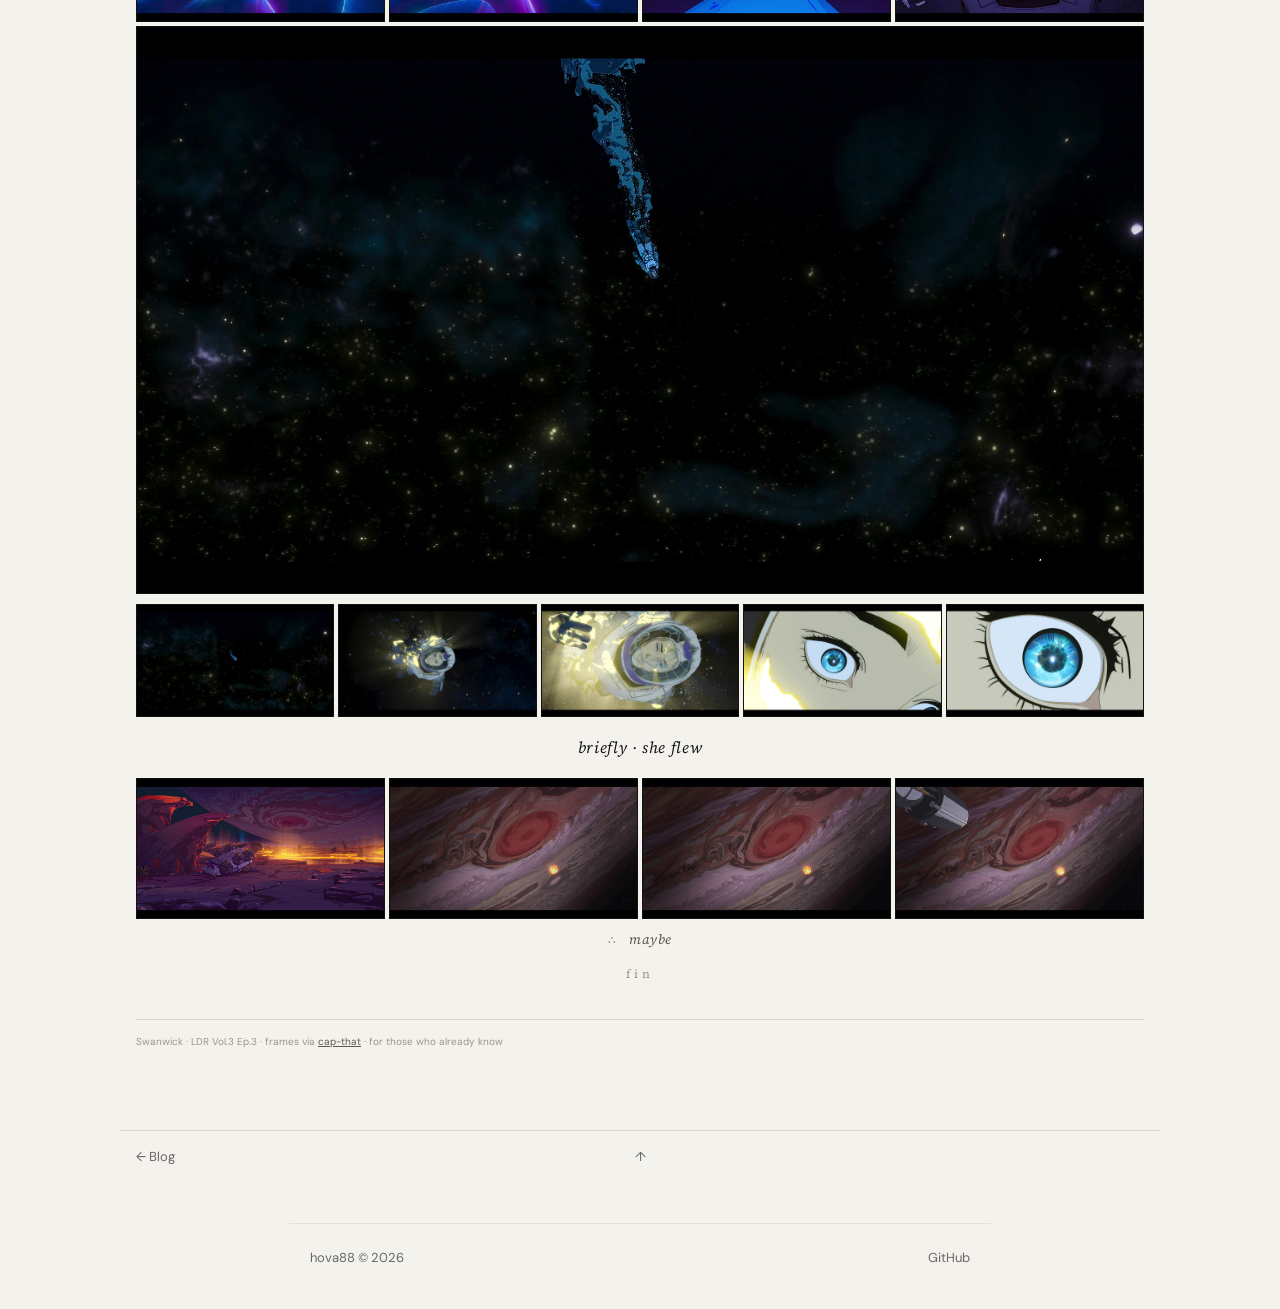
<file: blog/pulse-of-the-machine/index.html>
<!DOCTYPE html>
<html lang="en">
<head>
  <meta charset="UTF-8">
  <meta name="viewport" content="width=device-width, initial-scale=1.0">
  <title>The Very Pulse of the Machine — hova</title>
  <meta name="description" content="A pulse-reading of Love, Death + Robots Vol. 3 Ep. 3 — frames that flash past, held still.">
  <link rel="preconnect" href="https://fonts.googleapis.com">
  <link rel="preconnect" href="https://fonts.gstatic.com" crossorigin>
  <link href="https://fonts.googleapis.com/css2?family=Caveat:wght@400;500&family=DM+Sans:opsz,wght@9..40,400;9..40,500&family=IBM+Plex+Mono&family=Source+Serif+4:ital,opsz,wght@0,8..60,400;0,8..60,600;1,8..60,400&display=swap" rel="stylesheet">
  <link rel="stylesheet" href="/css/base.css">
  <link rel="stylesheet" href="/css/post.css">
  <link rel="stylesheet" href="/css/comic.css?v=4">
</head>
<body>
  <div id="wrapper">
    <header id="header">
      <div id="site-header" class="site-header">
        <div class="navbar-logo">
          <a href="/" class="logo-handwritten">hova</a>
        </div>
        <div class="nav-group">
          <nav class="top-nav" aria-label="Primary">
            <a href="/book/">Book</a>
            <a href="/vis/">Vis</a>
            <a href="/">Blog</a>
          </nav>
          <button id="menu-toggle" class="hamburger" type="button" aria-label="Open menu" aria-expanded="false" aria-controls="mobile-menu">
            <span></span><span></span><span></span>
          </button>
        </div>
      </div>
      <div id="mobile-menu" class="mobile-menu-overlay" hidden aria-hidden="true">
        <nav class="mobile-menu-nav" aria-label="Mobile">
          <a href="/book/">Book</a>
          <a href="/vis/">Vis</a>
          <a href="/">Blog</a>
        </nav>
      </div>
    </header>

    <main id="main" class="post comic-post">
      <div class="post-heading">
        <h1 class="post-title">The Very Pulse of the Machine</h1>
        <p class="post-subtitle">frames that flash past — held still</p>
        <div class="publish-metadata">
          <span class="author"><a href="https://github.com/hova88">Yan haixu</a></span>
          <span>Aug 9, 2026</span>
        </div>
      </div>

      <div class="pulse">

        <!-- open: scale → cabin -->
        <div class="cell cell--splash">
          <img src="/blog/pulse-of-the-machine/images/comic/f-2064.jpg" alt="" width="1920" height="1080" loading="eager">
        </div>
        <div class="clip clip--3">
          <div class="cell"><img src="/blog/pulse-of-the-machine/images/comic/f-0025.jpg" alt="" loading="lazy"></div>
          <div class="cell"><img src="/blog/pulse-of-the-machine/images/comic/f-0041.jpg" alt="" loading="lazy"></div>
          <div class="cell"><img src="/blog/pulse-of-the-machine/images/comic/f-0057.jpg" alt="" loading="lazy"></div>
        </div>

        <!-- blink: swanwick homage in the cabin -->
        <div class="detail">
          <div class="cell cell--inset">
            <img src="/blog/pulse-of-the-machine/images/comic/f-0107.jpg" alt="" loading="lazy">
          </div>
          <div class="detail__note">
            <span class="mark">blink</span>
            <span class="frag">trudge, drag…</span>
            <span class="frag">the page inside the cabin</span>
          </div>
        </div>

        <div class="clip clip--4 clip--breath">
          <div class="cell"><img src="/blog/pulse-of-the-machine/images/comic/f-0081.jpg" alt="" loading="lazy"></div>
          <div class="cell"><img src="/blog/pulse-of-the-machine/images/comic/f-0089.jpg" alt="" loading="lazy"></div>
          <div class="cell"><img src="/blog/pulse-of-the-machine/images/comic/f-0097.jpg" alt="" loading="lazy"></div>
          <div class="cell"><img src="/blog/pulse-of-the-machine/images/comic/f-0105.jpg" alt="" loading="lazy"></div>
        </div>

        <div class="tick"><span class="sym">· · ·</span></div>

        <!-- crash clip -->
        <div class="clip clip--4">
          <div class="cell"><img src="/blog/pulse-of-the-machine/images/comic/f-0169.jpg" alt="" loading="lazy"></div>
          <div class="cell"><img src="/blog/pulse-of-the-machine/images/comic/f-0177.jpg" alt="" loading="lazy"></div>
          <div class="cell"><img src="/blog/pulse-of-the-machine/images/comic/f-0185.jpg" alt="" loading="lazy"></div>
          <div class="cell"><img src="/blog/pulse-of-the-machine/images/comic/f-0193.jpg" alt="" loading="lazy"></div>
        </div>
        <div class="cell cell--splash">
          <img src="/blog/pulse-of-the-machine/images/comic/f-0210.jpg" alt="" loading="lazy">
        </div>

        <div class="tick tick--hard">upside down</div>

        <!-- death detail sequence -->
        <div class="clip clip--5">
          <div class="cell"><img src="/blog/pulse-of-the-machine/images/comic/f-0246.jpg" alt="" loading="lazy"></div>
          <div class="cell"><img src="/blog/pulse-of-the-machine/images/comic/f-0250.jpg" alt="" loading="lazy"></div>
          <div class="cell"><img src="/blog/pulse-of-the-machine/images/comic/f-0252.jpg" alt="" loading="lazy"></div>
          <div class="cell"><img src="/blog/pulse-of-the-machine/images/comic/f-0254.jpg" alt="" loading="lazy"></div>
          <div class="cell"><img src="/blog/pulse-of-the-machine/images/comic/f-0258.jpg" alt="" loading="lazy"></div>
        </div>

        <div class="detail detail--flip">
          <div class="detail__note">
            <span class="mark">detail</span>
            <span class="frag">burt</span>
            <span class="frag">a fist through glass</span>
          </div>
          <div class="cell cell--inset">
            <img src="/blog/pulse-of-the-machine/images/comic/f-0256.jpg" alt="" loading="lazy">
          </div>
        </div>

        <div class="clip clip--3">
          <div class="cell"><img src="/blog/pulse-of-the-machine/images/comic/f-0260.jpg" alt="" loading="lazy"></div>
          <div class="cell"><img src="/blog/pulse-of-the-machine/images/comic/f-0270.jpg" alt="" loading="lazy"></div>
          <div class="cell"><img src="/blog/pulse-of-the-machine/images/comic/f-0286.jpg" alt="" loading="lazy"></div>
        </div>

        <div class="tick"><span class="sym">—</span></div>

        <!-- burden / sled -->
        <div class="duo">
          <div class="cell"><img src="/blog/pulse-of-the-machine/images/comic/f-0460.jpg" alt="" loading="lazy"></div>
          <div class="cell"><img src="/blog/pulse-of-the-machine/images/comic/f-0510.jpg" alt="" loading="lazy"></div>
        </div>
        <p class="whisper">trudge · drag · trudge · drag</p>

        <div class="clip clip--4 clip--breath">
          <div class="cell"><img src="/blog/pulse-of-the-machine/images/comic/f-0530.jpg" alt="" loading="lazy"></div>
          <div class="cell"><img src="/blog/pulse-of-the-machine/images/comic/f-0570.jpg" alt="" loading="lazy"></div>
          <div class="cell"><img src="/blog/pulse-of-the-machine/images/comic/f-0660.jpg" alt="" loading="lazy"></div>
          <div class="cell"><img src="/blog/pulse-of-the-machine/images/comic/f-0710.jpg" alt="" loading="lazy"></div>
        </div>

        <div class="cell cell--splash">
          <img src="/blog/pulse-of-the-machine/images/comic/f-0810.jpg" alt="" loading="lazy">
        </div>
        <div class="clip clip--3">
          <div class="cell"><img src="/blog/pulse-of-the-machine/images/comic/f-0830.jpg" alt="" loading="lazy"></div>
          <div class="cell"><img src="/blog/pulse-of-the-machine/images/comic/f-0850.jpg" alt="" loading="lazy"></div>
          <div class="cell"><img src="/blog/pulse-of-the-machine/images/comic/f-0860.jpg" alt="" loading="lazy"></div>
        </div>

        <div class="tick"><span class="sym">✦</span> sulfur</div>

        <!-- flowers clip -->
        <div class="clip clip--4">
          <div class="cell"><img src="/blog/pulse-of-the-machine/images/comic/f-0900.jpg" alt="" loading="lazy"></div>
          <div class="cell"><img src="/blog/pulse-of-the-machine/images/comic/f-0910.jpg" alt="" loading="lazy"></div>
          <div class="cell"><img src="/blog/pulse-of-the-machine/images/comic/f-0950.jpg" alt="" loading="lazy"></div>
          <div class="cell"><img src="/blog/pulse-of-the-machine/images/comic/f-0960.jpg" alt="" loading="lazy"></div>
        </div>
        <div class="duo duo--rev">
          <div class="cell"><img src="/blog/pulse-of-the-machine/images/comic/f-0980.jpg" alt="" loading="lazy"></div>
          <div class="cell"><img src="/blog/pulse-of-the-machine/images/comic/f-1010.jpg" alt="" loading="lazy"></div>
        </div>
        <p class="whisper">rise again · erase the path</p>

        <!-- hud / miles -->
        <div class="cell cell--splash">
          <img src="/blog/pulse-of-the-machine/images/comic/f-1120.jpg" alt="" loading="lazy">
        </div>
        <div class="clip clip--5 clip--breath">
          <div class="cell"><img src="/blog/pulse-of-the-machine/images/comic/f-1140.jpg" alt="" loading="lazy"></div>
          <div class="cell"><img src="/blog/pulse-of-the-machine/images/comic/f-1160.jpg" alt="" loading="lazy"></div>
          <div class="cell"><img src="/blog/pulse-of-the-machine/images/comic/f-1180.jpg" alt="" loading="lazy"></div>
          <div class="cell"><img src="/blog/pulse-of-the-machine/images/comic/f-1210.jpg" alt="" loading="lazy"></div>
          <div class="cell"><img src="/blog/pulse-of-the-machine/images/comic/f-1280.jpg" alt="" loading="lazy"></div>
        </div>

        <div class="tick tick--hard">click</div>

        <!-- voice -->
        <div class="clip clip--3">
          <div class="cell"><img src="/blog/pulse-of-the-machine/images/comic/f-1260.jpg" alt="" loading="lazy"></div>
          <div class="cell"><img src="/blog/pulse-of-the-machine/images/comic/f-1322.jpg" alt="" loading="lazy"></div>
          <div class="cell"><img src="/blog/pulse-of-the-machine/images/comic/f-1334.jpg" alt="" loading="lazy"></div>
        </div>
        <div class="tick">not. bur. ton.</div>
        <div class="clip clip--4">
          <div class="cell"><img src="/blog/pulse-of-the-machine/images/comic/f-1340.jpg" alt="" loading="lazy"></div>
          <div class="cell"><img src="/blog/pulse-of-the-machine/images/comic/f-1346.jpg" alt="" loading="lazy"></div>
          <div class="cell"><img src="/blog/pulse-of-the-machine/images/comic/f-1358.jpg" alt="" loading="lazy"></div>
          <div class="cell"><img src="/blog/pulse-of-the-machine/images/comic/f-1370.jpg" alt="" loading="lazy"></div>
        </div>
        <div class="tick">trying. to. communicate.</div>

        <div class="tick tick--dark">what does this sound like?</div>
        <div class="tick tick--hard">a machine</div>

        <!-- pulse / energy sequence -->
        <div class="clip clip--3">
          <div class="cell"><img src="/blog/pulse-of-the-machine/images/comic/f-1382.jpg" alt="" loading="lazy"></div>
          <div class="cell"><img src="/blog/pulse-of-the-machine/images/comic/f-1390.jpg" alt="" loading="lazy"></div>
          <div class="cell"><img src="/blog/pulse-of-the-machine/images/comic/f-1394.jpg" alt="" loading="lazy"></div>
        </div>
        <div class="cell cell--splash">
          <img src="/blog/pulse-of-the-machine/images/comic/f-1454.jpg" alt="" loading="lazy">
        </div>
        <div class="clip clip--4 clip--breath">
          <div class="cell"><img src="/blog/pulse-of-the-machine/images/comic/f-1430.jpg" alt="" loading="lazy"></div>
          <div class="cell"><img src="/blog/pulse-of-the-machine/images/comic/f-1466.jpg" alt="" loading="lazy"></div>
          <div class="cell"><img src="/blog/pulse-of-the-machine/images/comic/f-1490.jpg" alt="" loading="lazy"></div>
          <div class="cell"><img src="/blog/pulse-of-the-machine/images/comic/f-1526.jpg" alt="" loading="lazy"></div>
        </div>
        <p class="whisper">eye serene · <em>the very pulse</em></p>

        <div class="duo">
          <div class="cell"><img src="/blog/pulse-of-the-machine/images/comic/f-1548.jpg" alt="" loading="lazy"></div>
          <div class="cell"><img src="/blog/pulse-of-the-machine/images/comic/f-1574.jpg" alt="" loading="lazy"></div>
        </div>

        <div class="tick"><span class="sym">∴</span> you. did.</div>

        <!-- lonely / jupiter portraits as slow pulse -->
        <div class="clip clip--3">
          <div class="cell"><img src="/blog/pulse-of-the-machine/images/comic/f-1700.jpg" alt="" loading="lazy"></div>
          <div class="cell"><img src="/blog/pulse-of-the-machine/images/comic/f-1720.jpg" alt="" loading="lazy"></div>
          <div class="cell"><img src="/blog/pulse-of-the-machine/images/comic/f-1780.jpg" alt="" loading="lazy"></div>
        </div>
        <div class="clip clip--3">
          <div class="cell"><img src="/blog/pulse-of-the-machine/images/comic/f-1810.jpg" alt="" loading="lazy"></div>
          <div class="cell"><img src="/blog/pulse-of-the-machine/images/comic/f-1850.jpg" alt="" loading="lazy"></div>
          <div class="cell"><img src="/blog/pulse-of-the-machine/images/comic/f-1868.jpg" alt="" loading="lazy"></div>
        </div>
        <div class="tick">long time · lonely</div>

        <div class="tick tick--dark">
          <span class="tick--morse">martha kivelsen · surface of io · important discovery</span>
        </div>

        <!-- jump clip -->
        <div class="clip clip--4">
          <div class="cell"><img src="/blog/pulse-of-the-machine/images/comic/f-1908.jpg" alt="" loading="lazy"></div>
          <div class="cell"><img src="/blog/pulse-of-the-machine/images/comic/f-1912.jpg" alt="" loading="lazy"></div>
          <div class="cell"><img src="/blog/pulse-of-the-machine/images/comic/f-1916.jpg" alt="" loading="lazy"></div>
          <div class="cell"><img src="/blog/pulse-of-the-machine/images/comic/f-1924.jpg" alt="" loading="lazy"></div>
        </div>
        <div class="cell cell--splash">
          <img src="/blog/pulse-of-the-machine/images/comic/f-1944.jpg" alt="" loading="lazy">
        </div>
        <div class="clip clip--5 clip--breath">
          <div class="cell"><img src="/blog/pulse-of-the-machine/images/comic/f-1952.jpg" alt="" loading="lazy"></div>
          <div class="cell"><img src="/blog/pulse-of-the-machine/images/comic/f-1968.jpg" alt="" loading="lazy"></div>
          <div class="cell"><img src="/blog/pulse-of-the-machine/images/comic/f-1976.jpg" alt="" loading="lazy"></div>
          <div class="cell"><img src="/blog/pulse-of-the-machine/images/comic/f-1984.jpg" alt="" loading="lazy"></div>
          <div class="cell"><img src="/blog/pulse-of-the-machine/images/comic/f-1988.jpg" alt="" loading="lazy"></div>
        </div>

        <div class="tick tick--hard">briefly · she flew</div>

        <div class="clip clip--4">
          <div class="cell"><img src="/blog/pulse-of-the-machine/images/comic/f-2004.jpg" alt="" loading="lazy"></div>
          <div class="cell"><img src="/blog/pulse-of-the-machine/images/comic/f-2020.jpg" alt="" loading="lazy"></div>
          <div class="cell"><img src="/blog/pulse-of-the-machine/images/comic/f-2028.jpg" alt="" loading="lazy"></div>
          <div class="cell"><img src="/blog/pulse-of-the-machine/images/comic/f-2040.jpg" alt="" loading="lazy"></div>
        </div>

        <div class="tick"><span class="sym">∴</span> maybe</div>
        <div class="tick"><span class="sym">fin</span></div>

        <footer class="colophon">
          Swanwick · LDR Vol.3 Ep.3 · frames via
          <a href="https://www.cap-that.com/love-death-and-robots/303/" target="_blank" rel="noopener">cap-that</a>
          · for those who already know
        </footer>
      </div>

      <div class="paginator">
        <a href="/">← Blog</a>
        <a href="#" id="back-to-top">↑</a>
      </div>
    </main>

    <footer id="footer">
      <div class="footer-inner">
        <span>hova88 © 2026</span>
        <a href="https://github.com/hova88">GitHub</a>
      </div>
    </footer>
  </div>
  <script src="/js/main.js" defer></script>
</body>
</html>
</file>
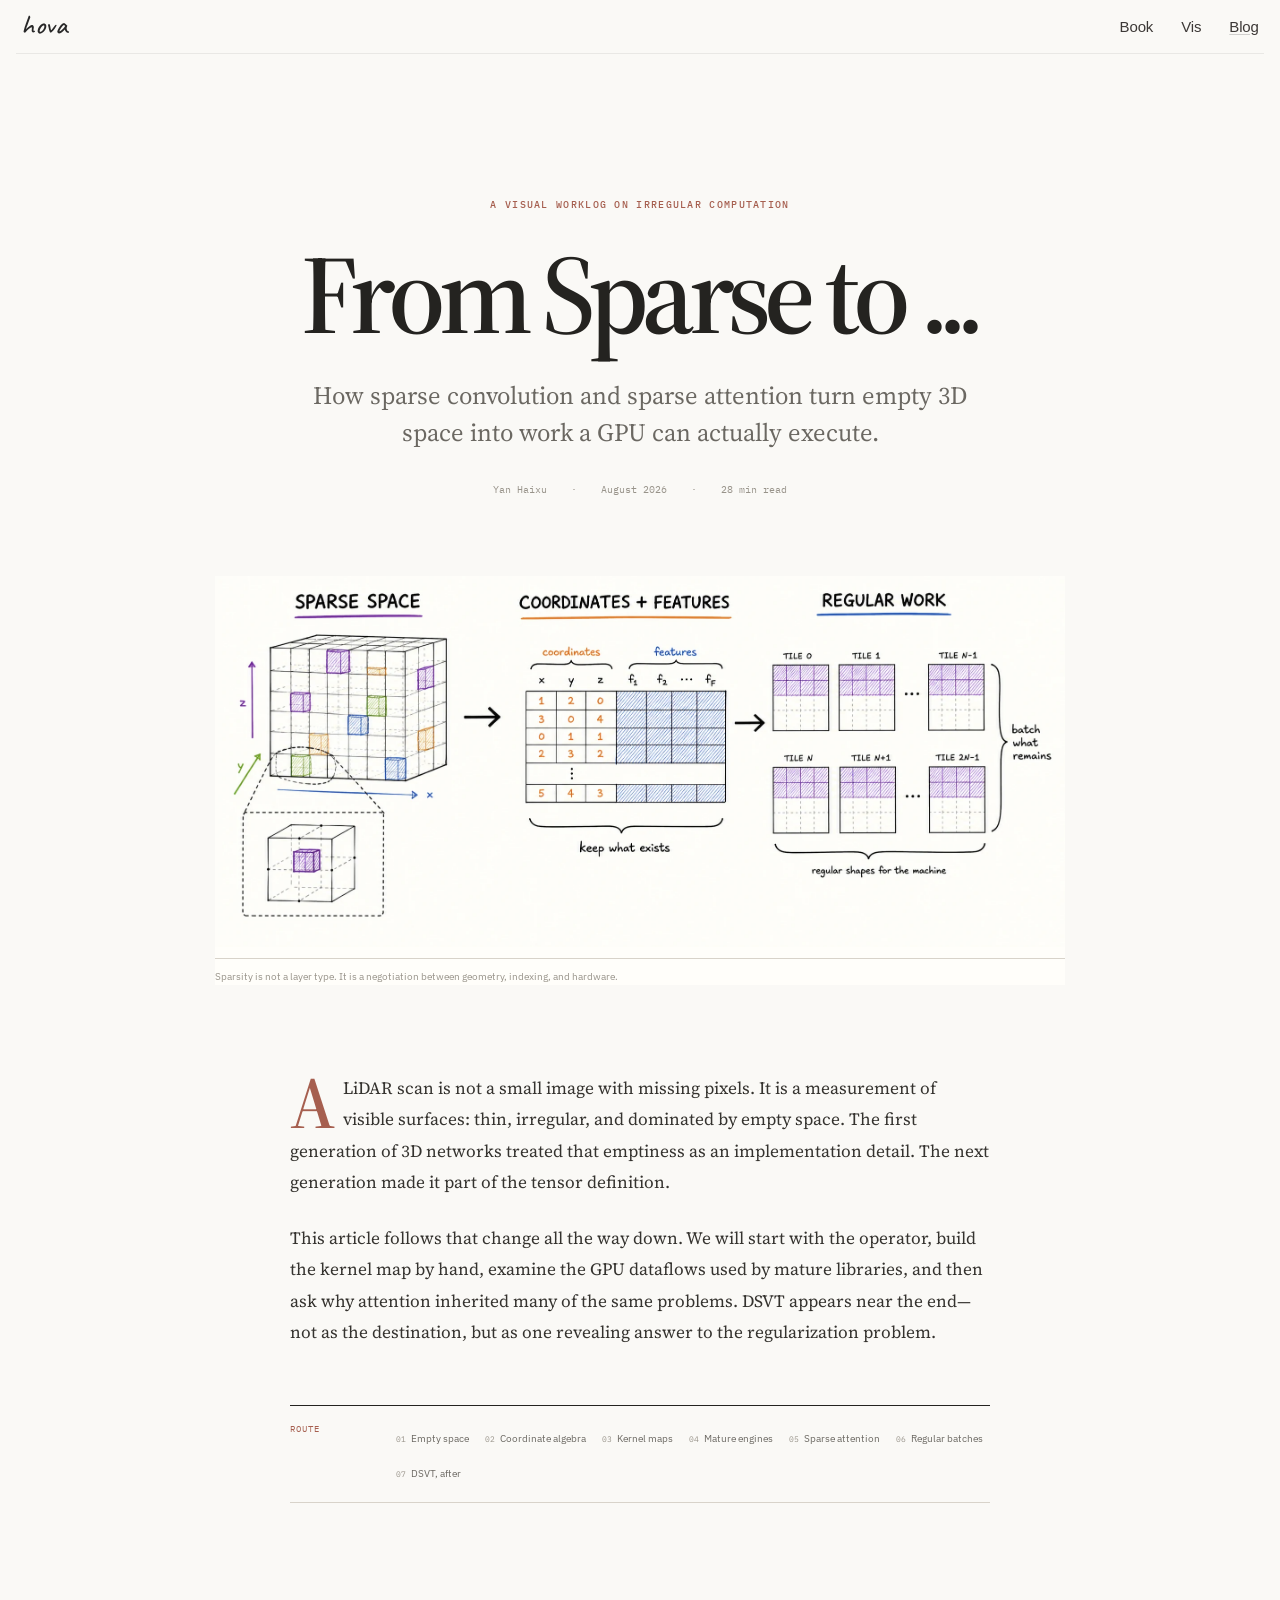
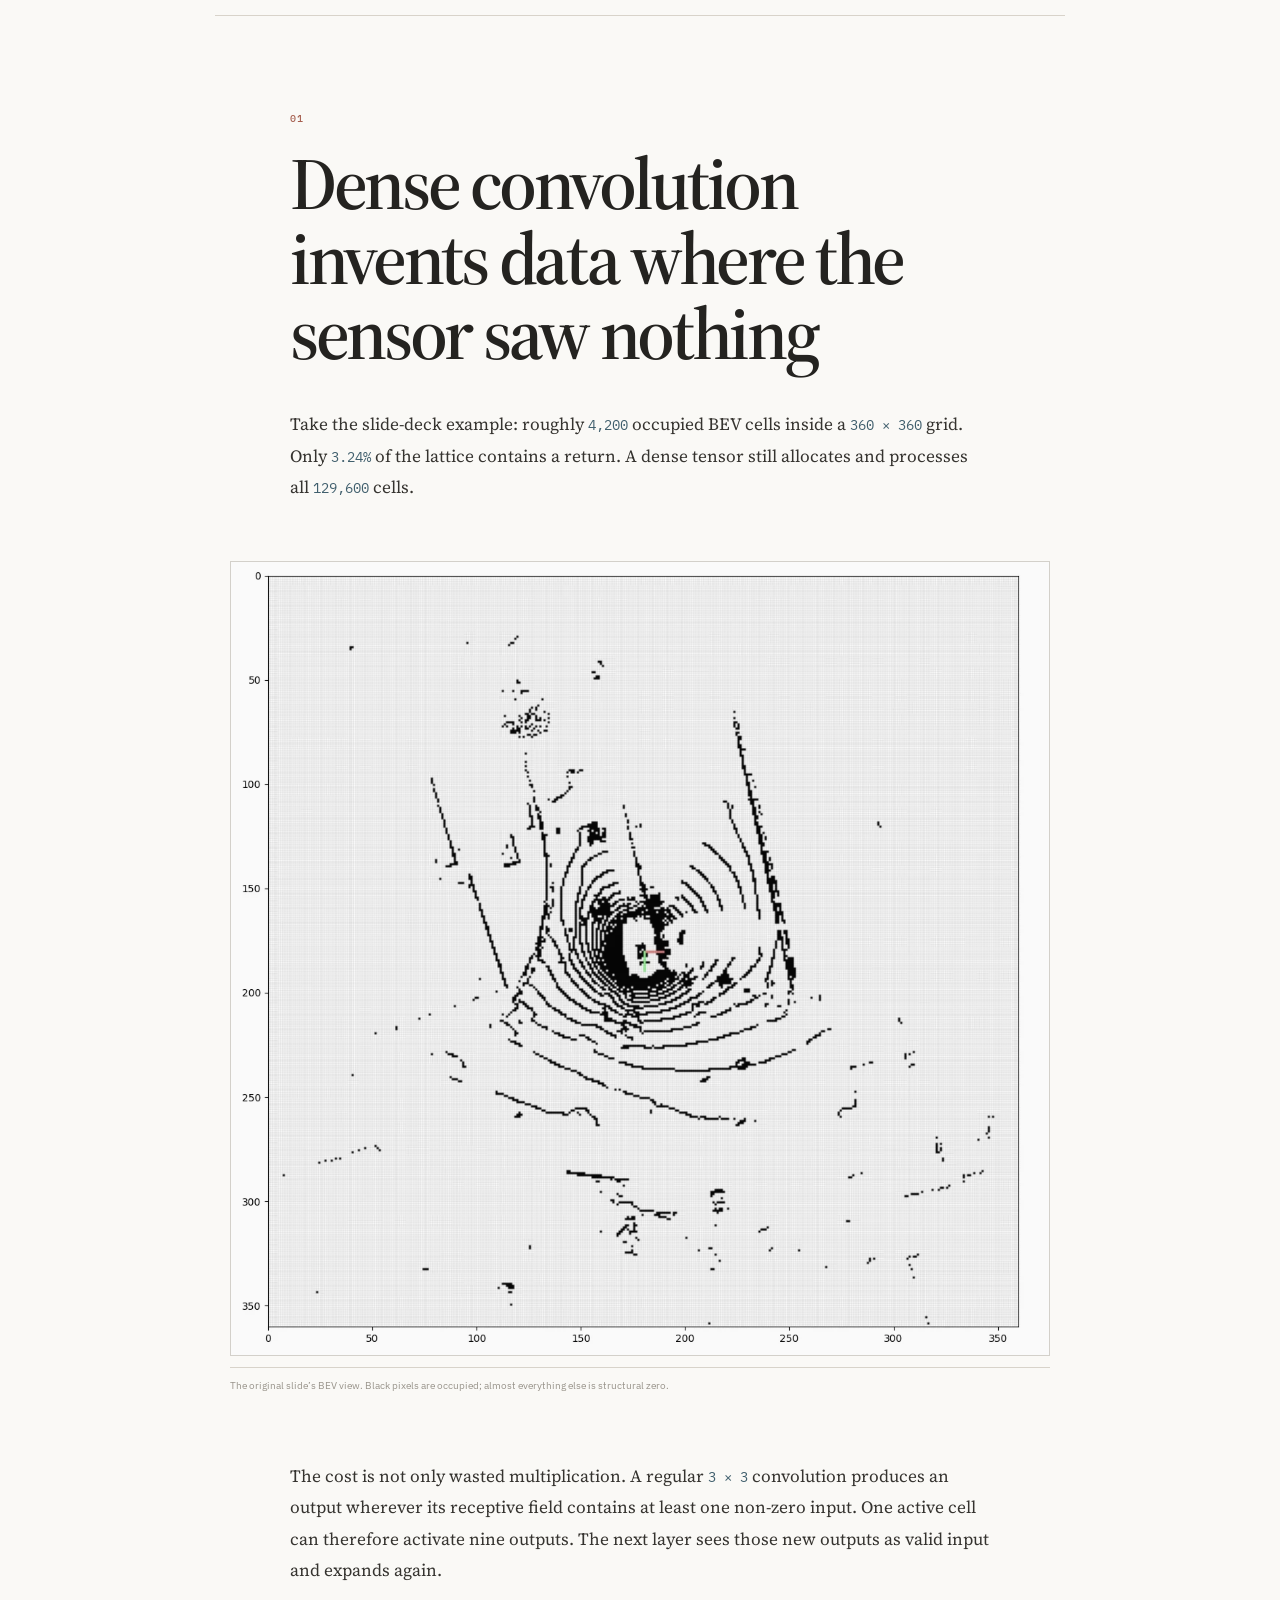
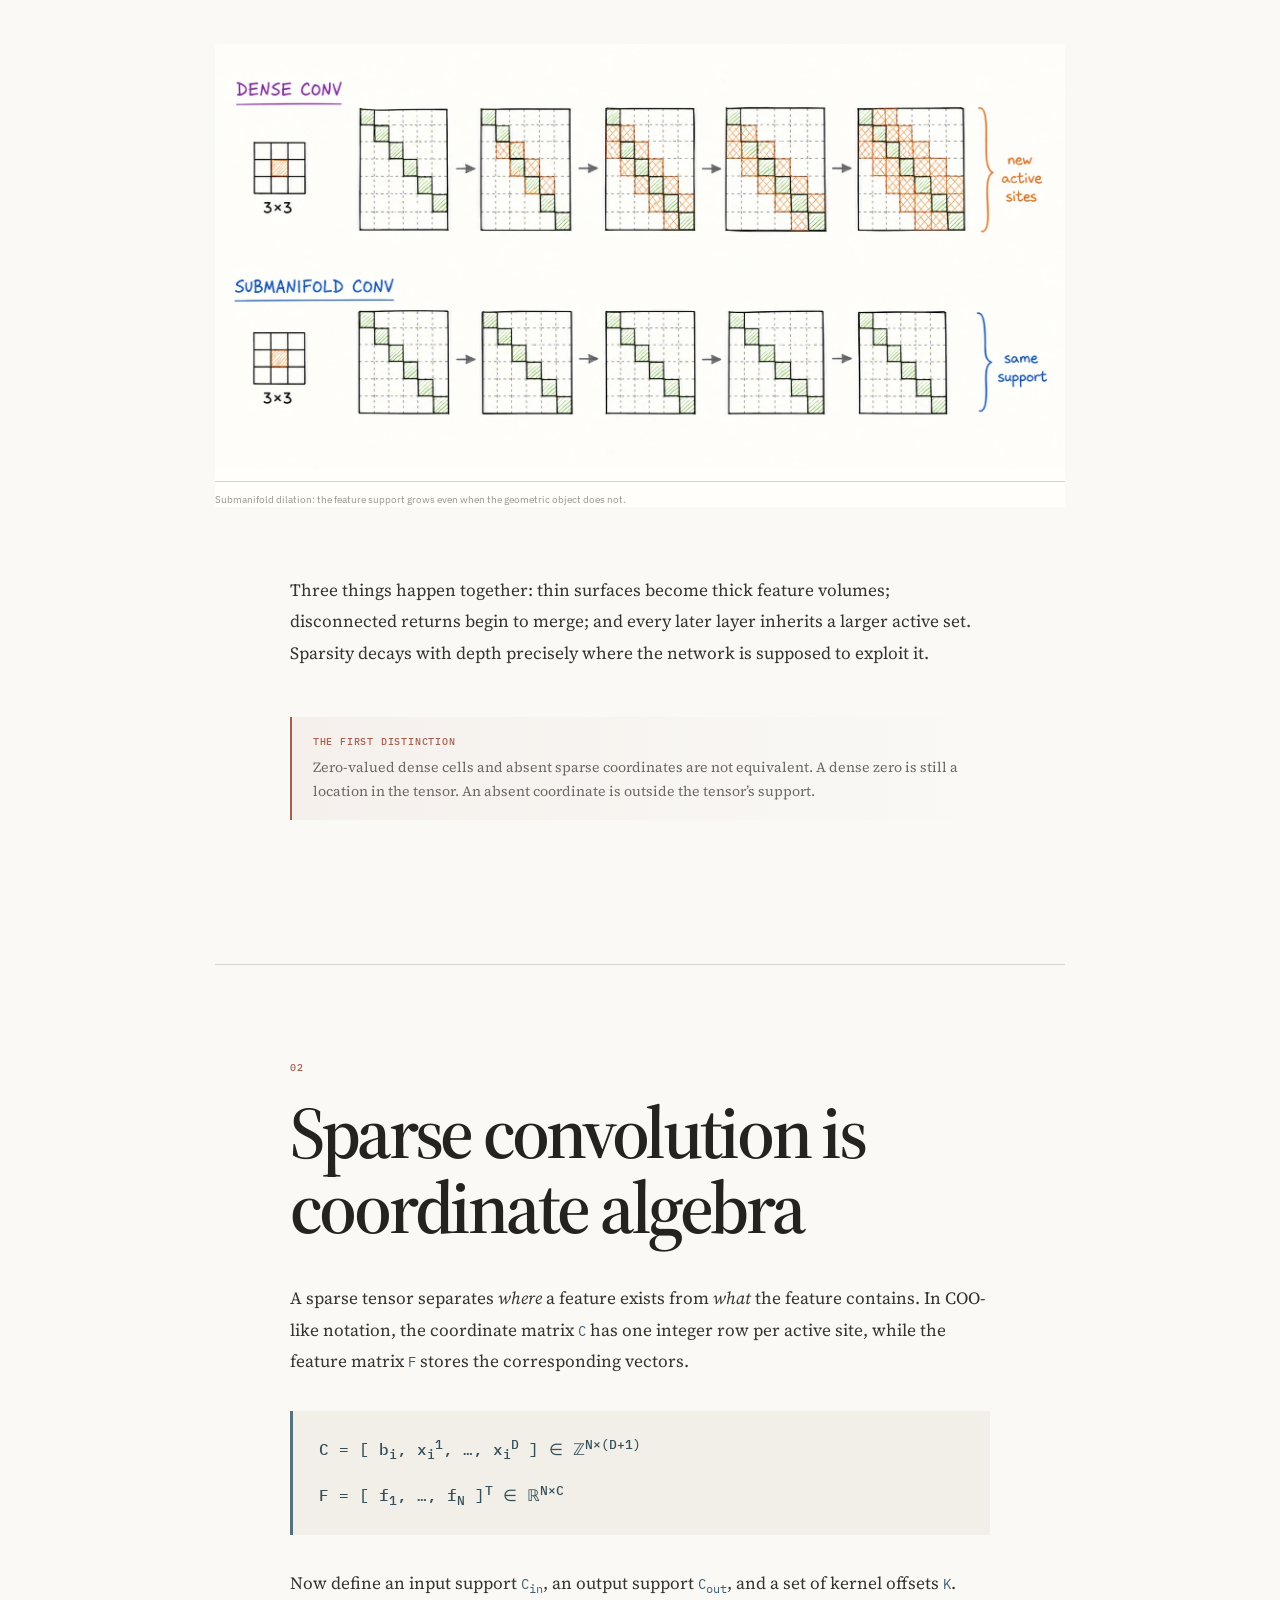
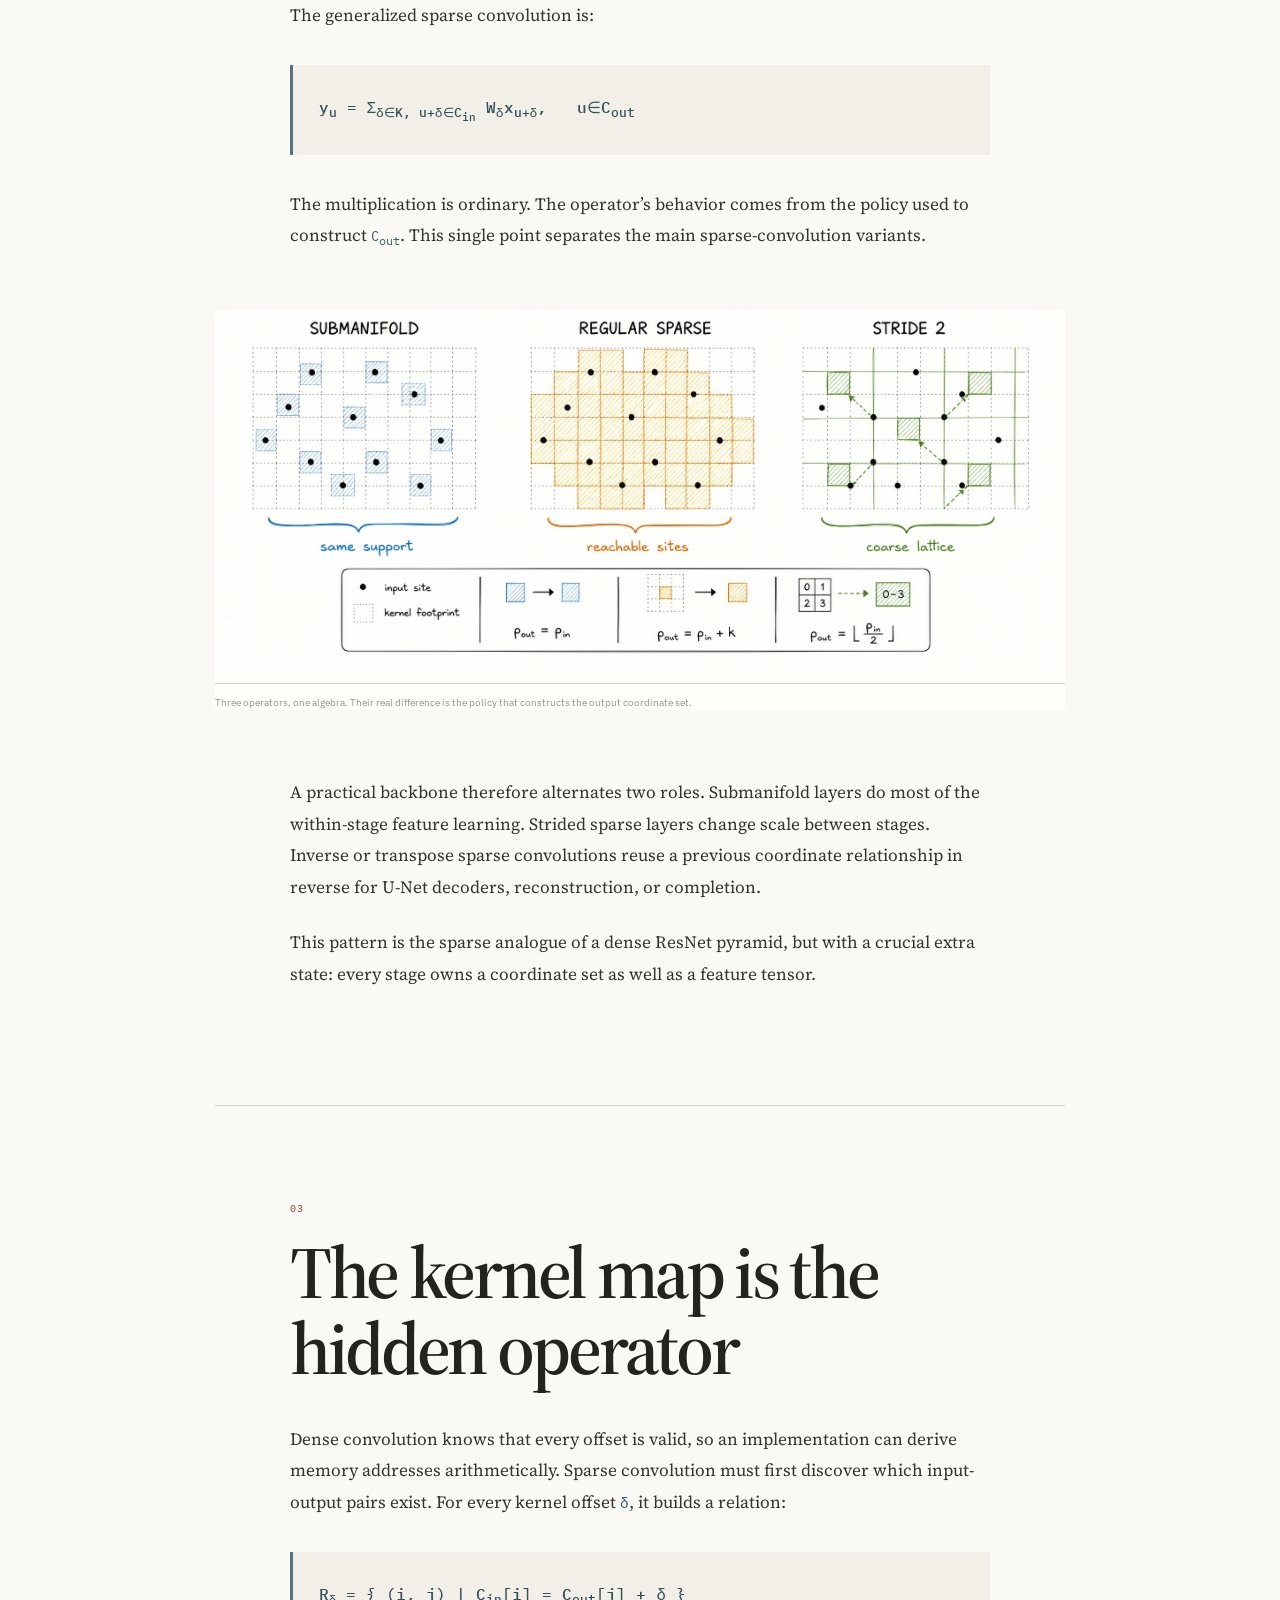
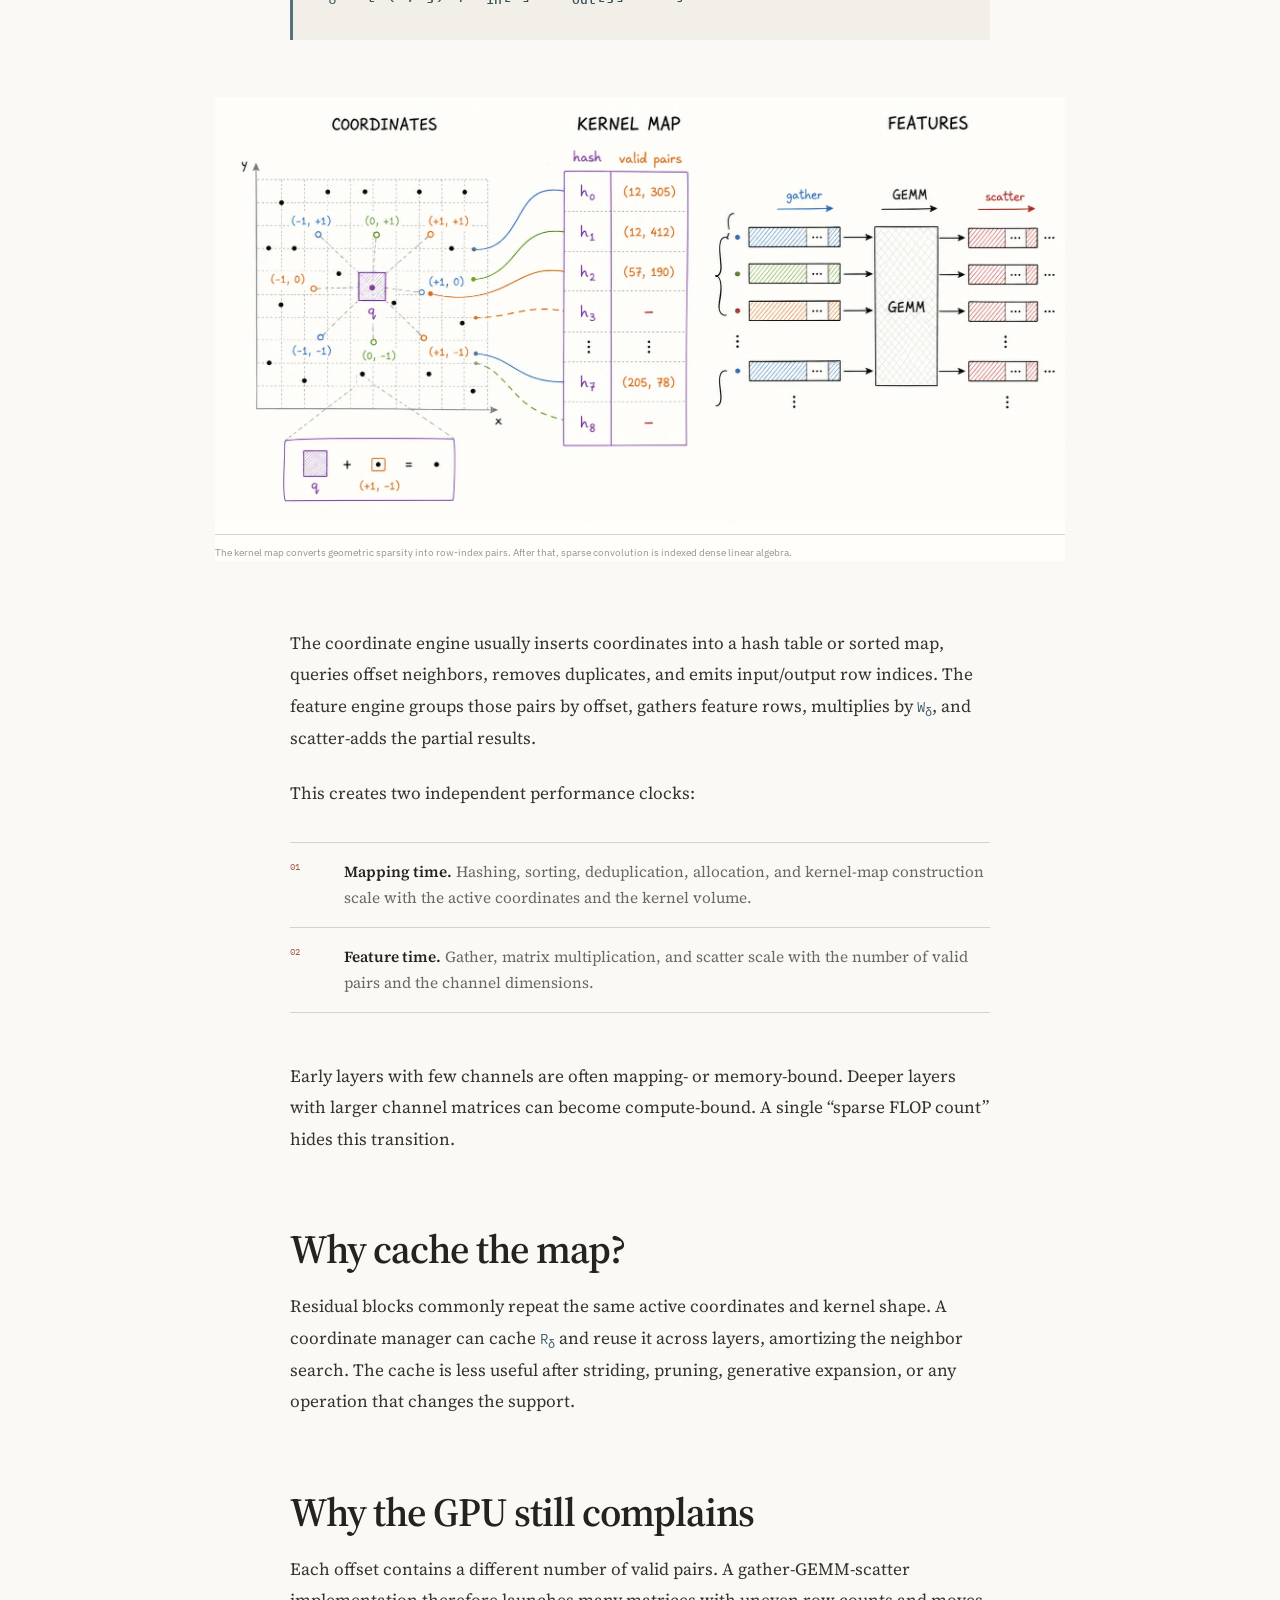
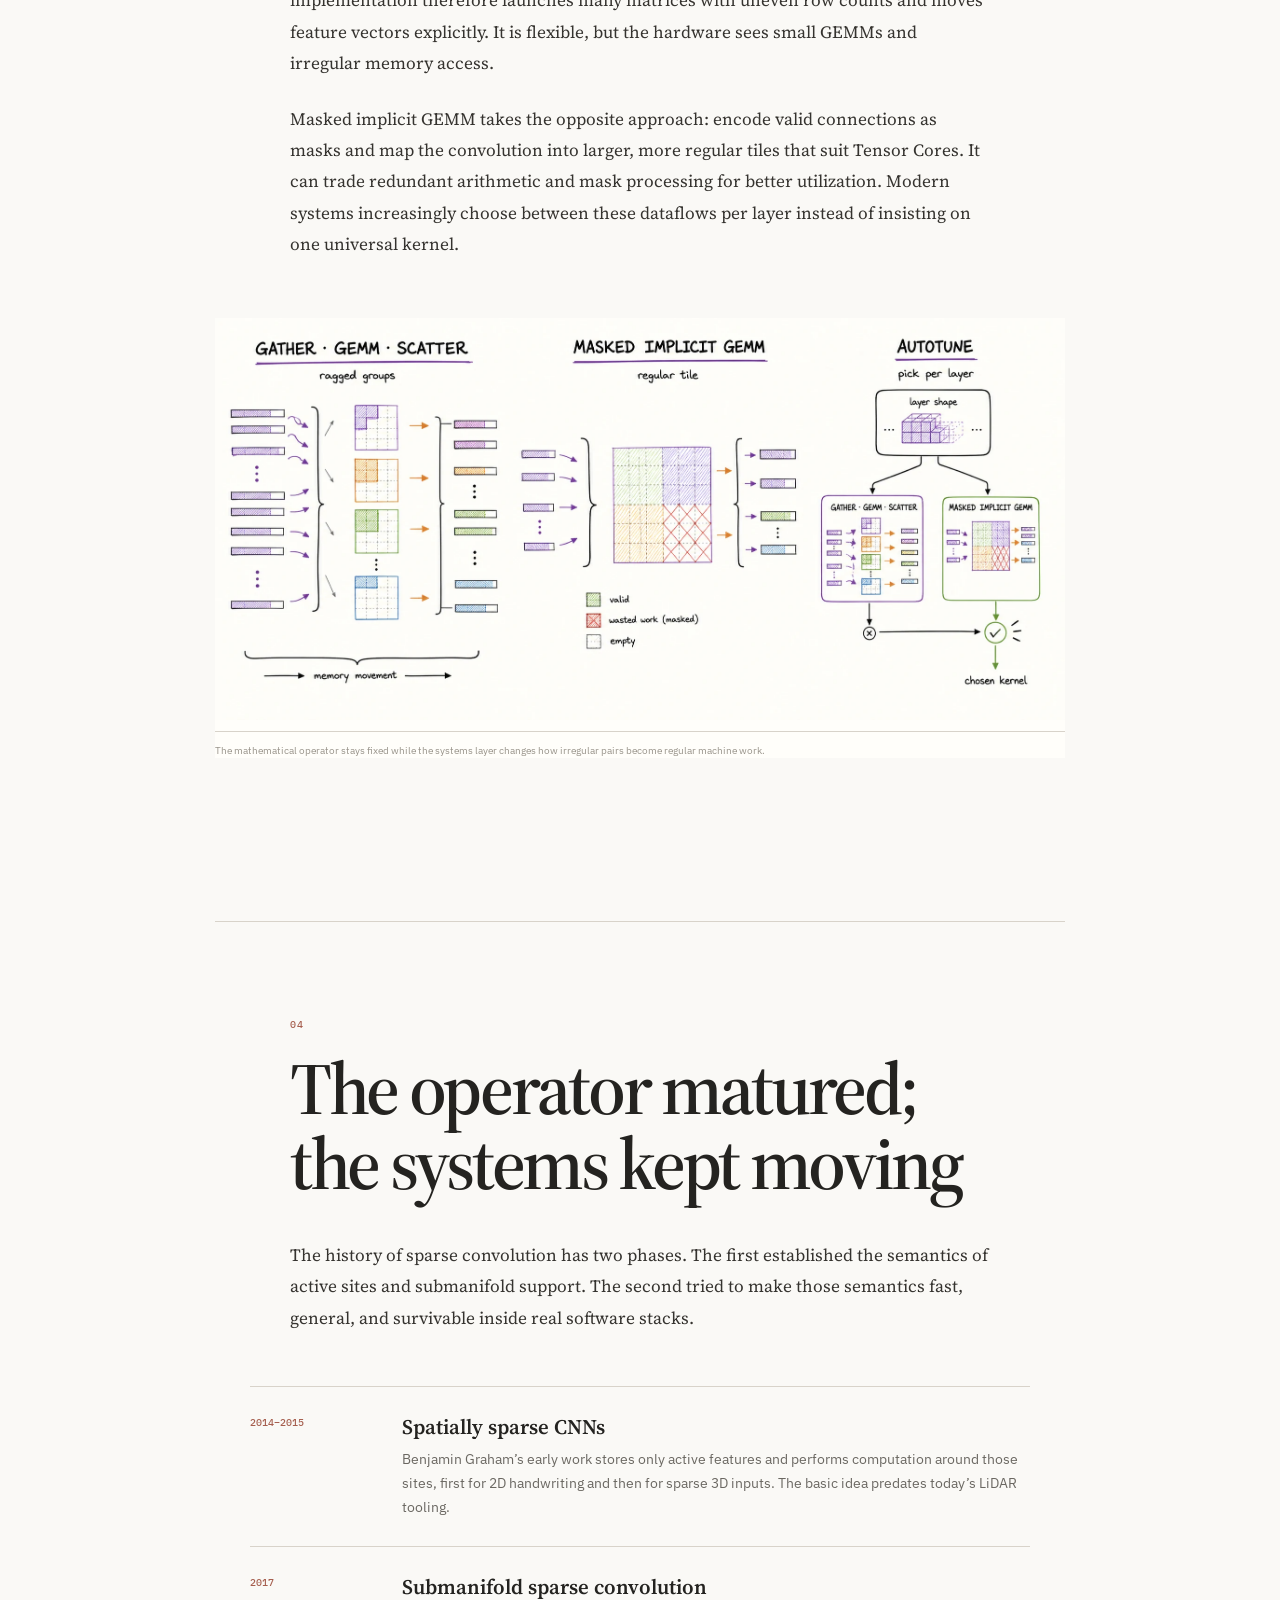
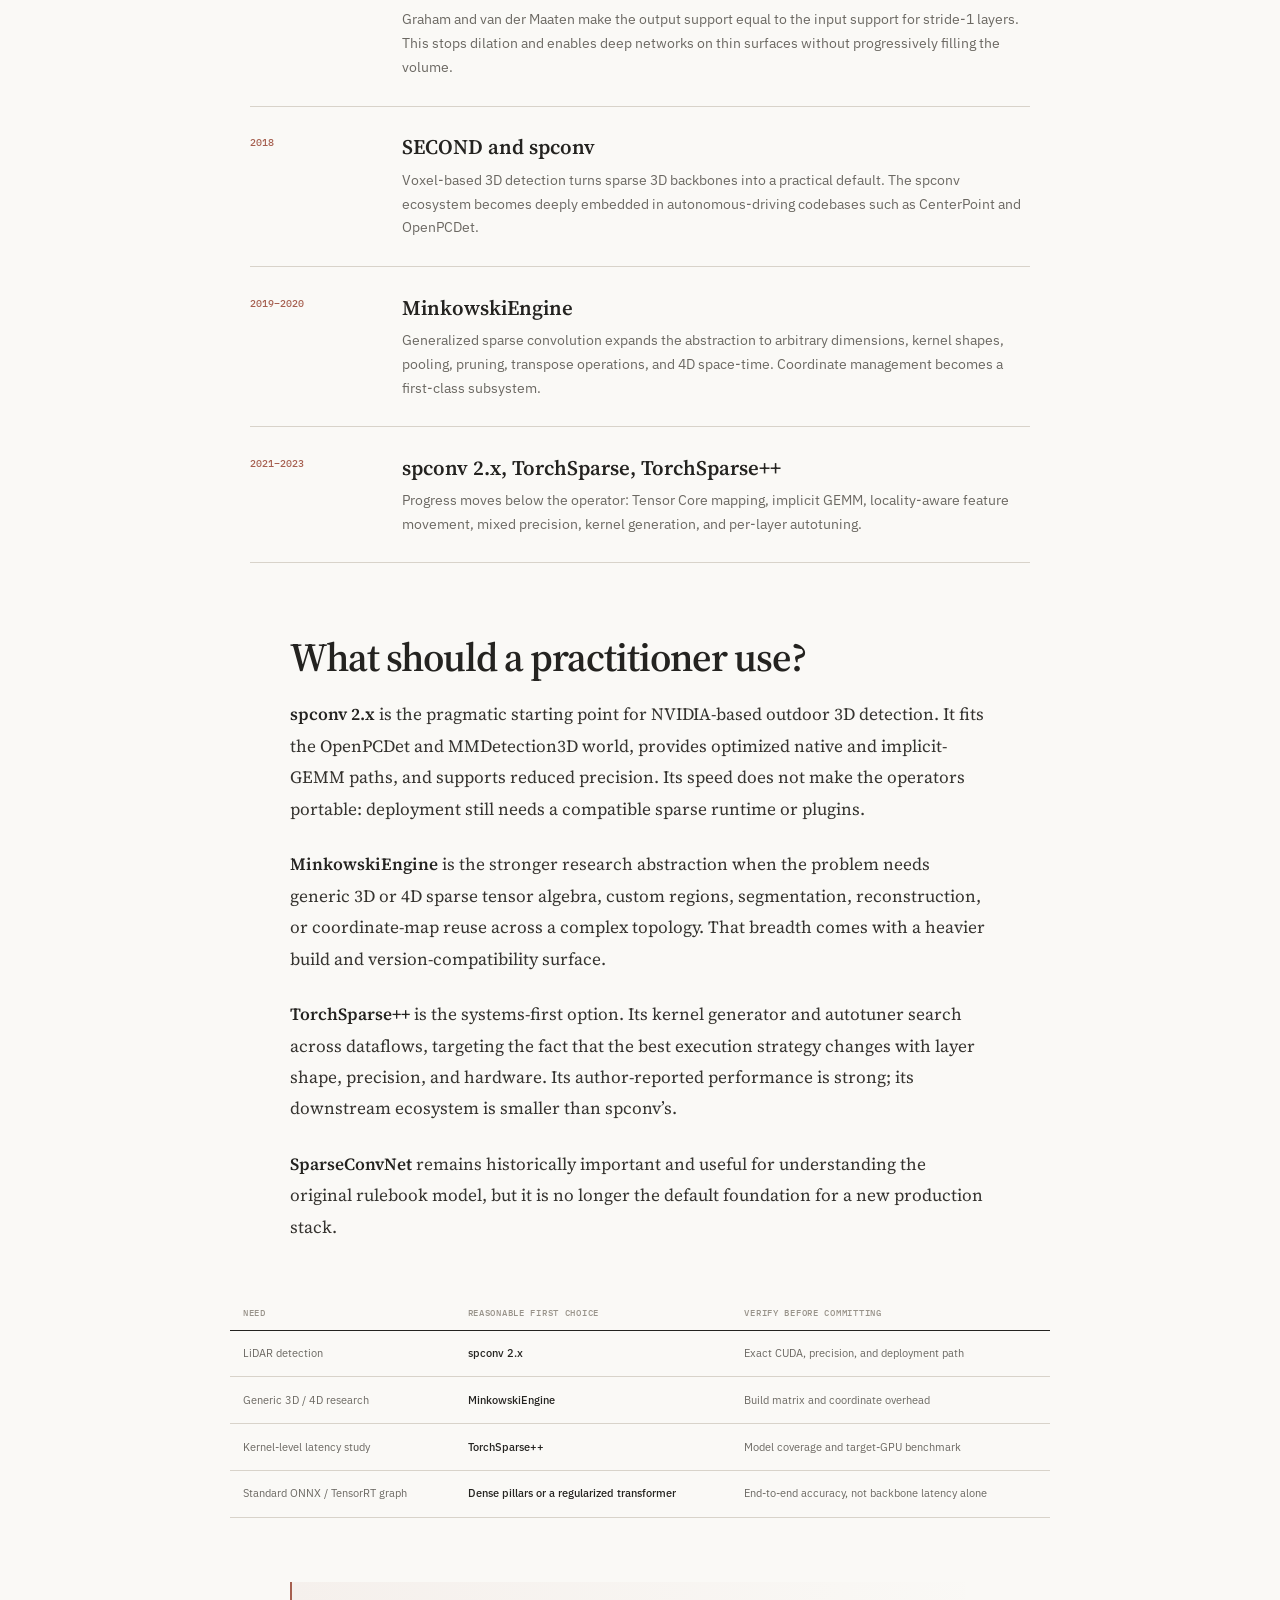
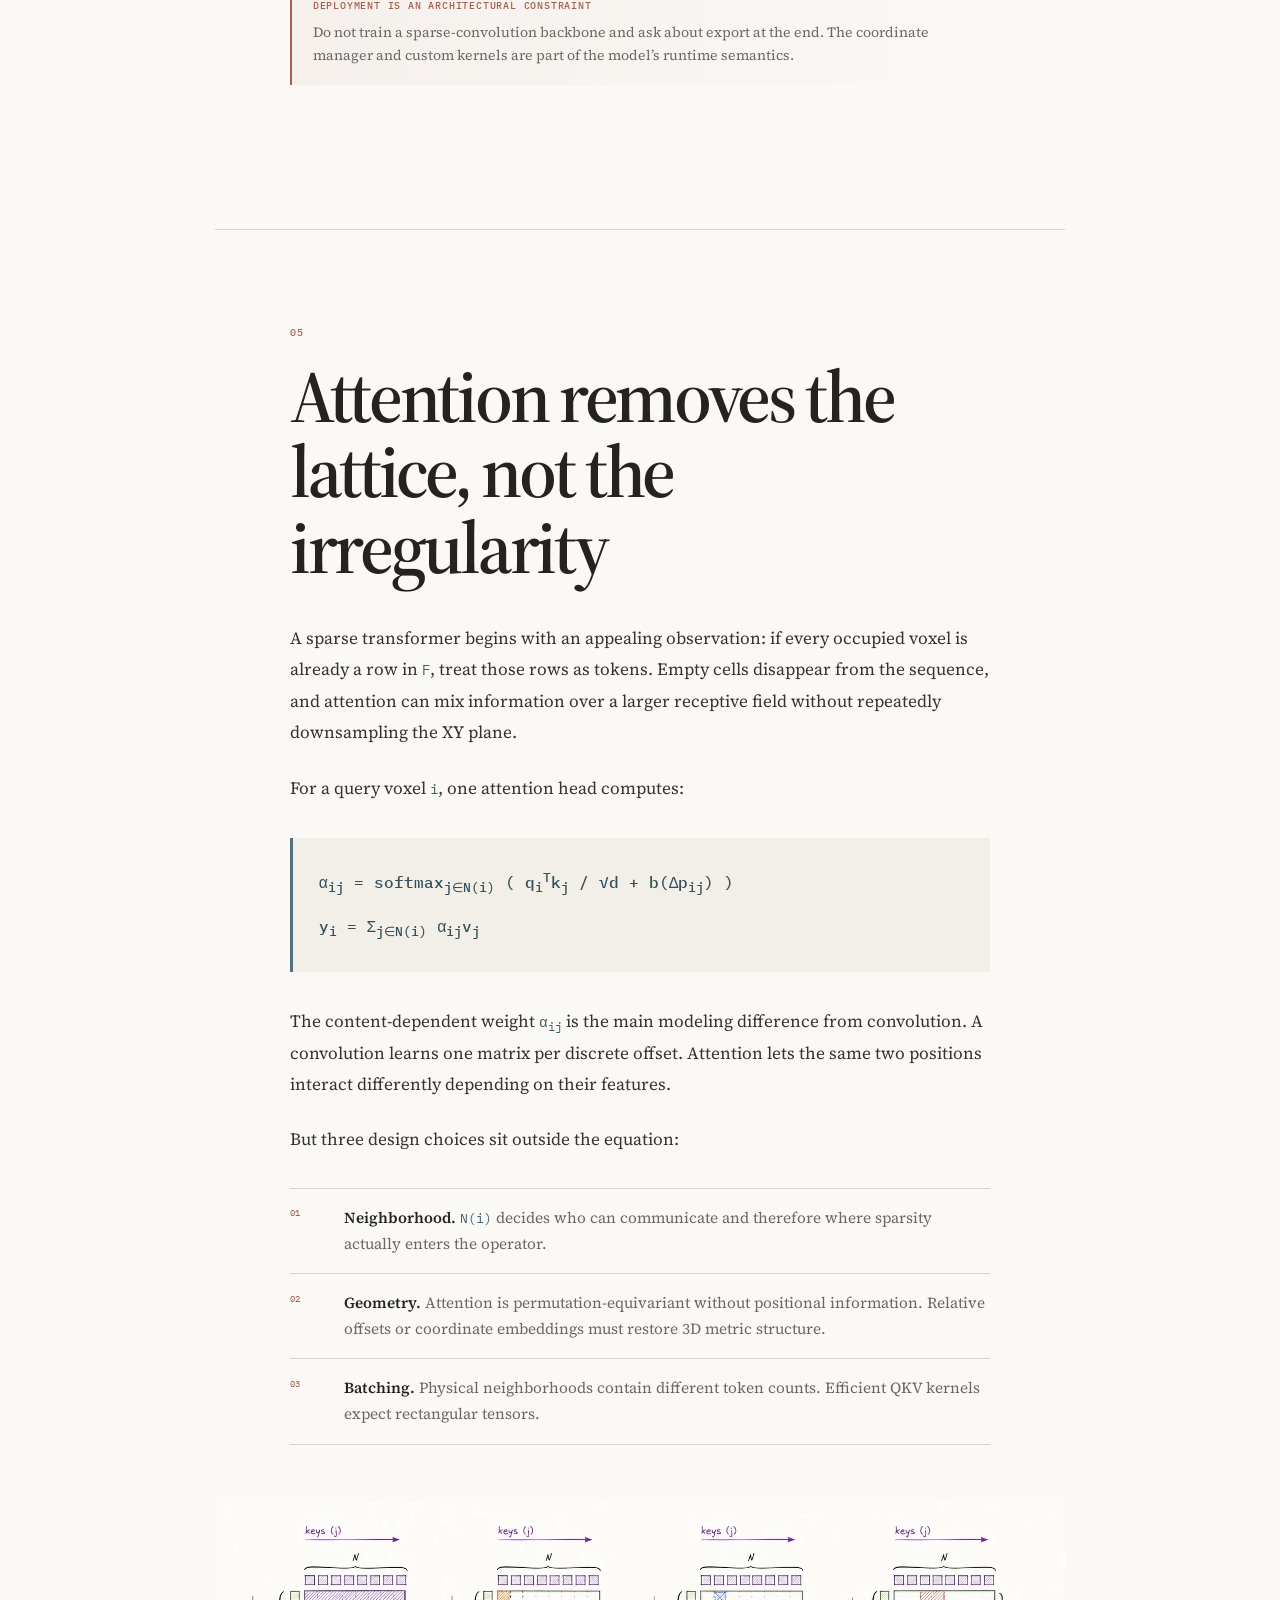
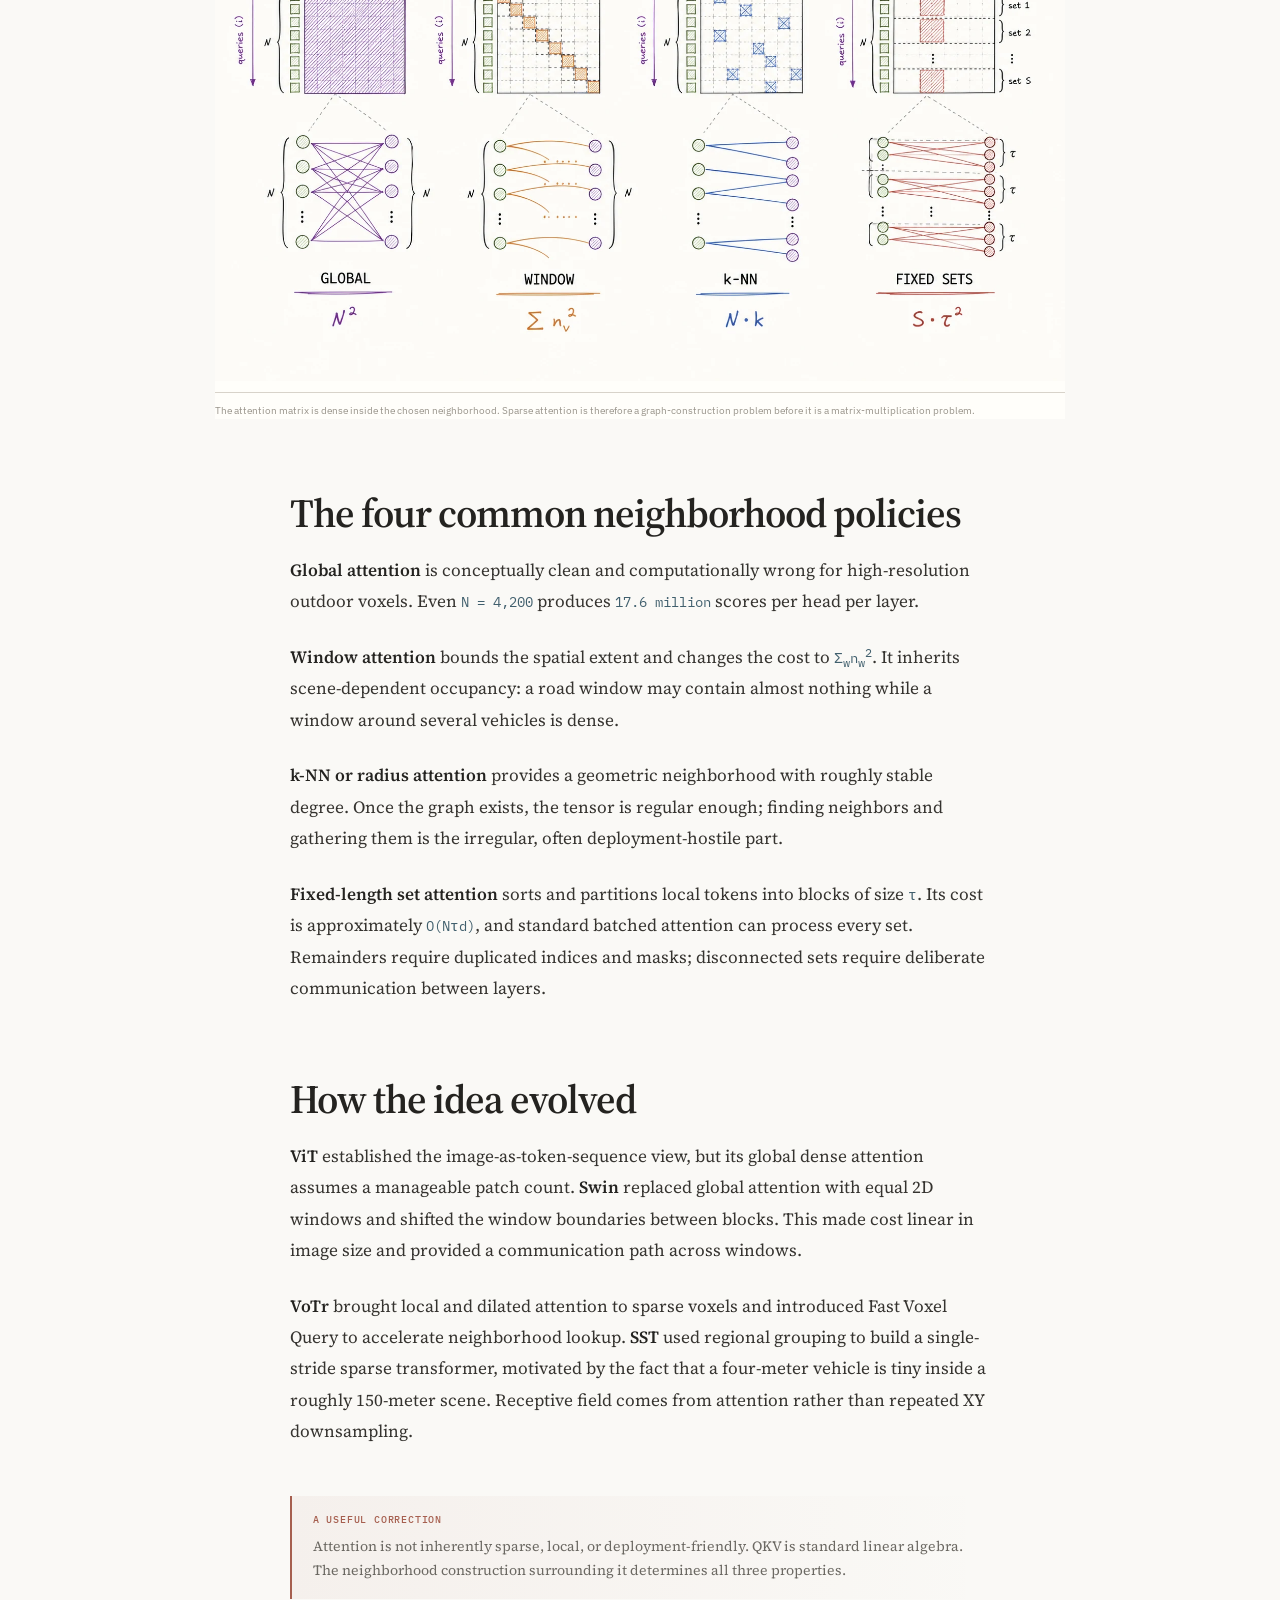
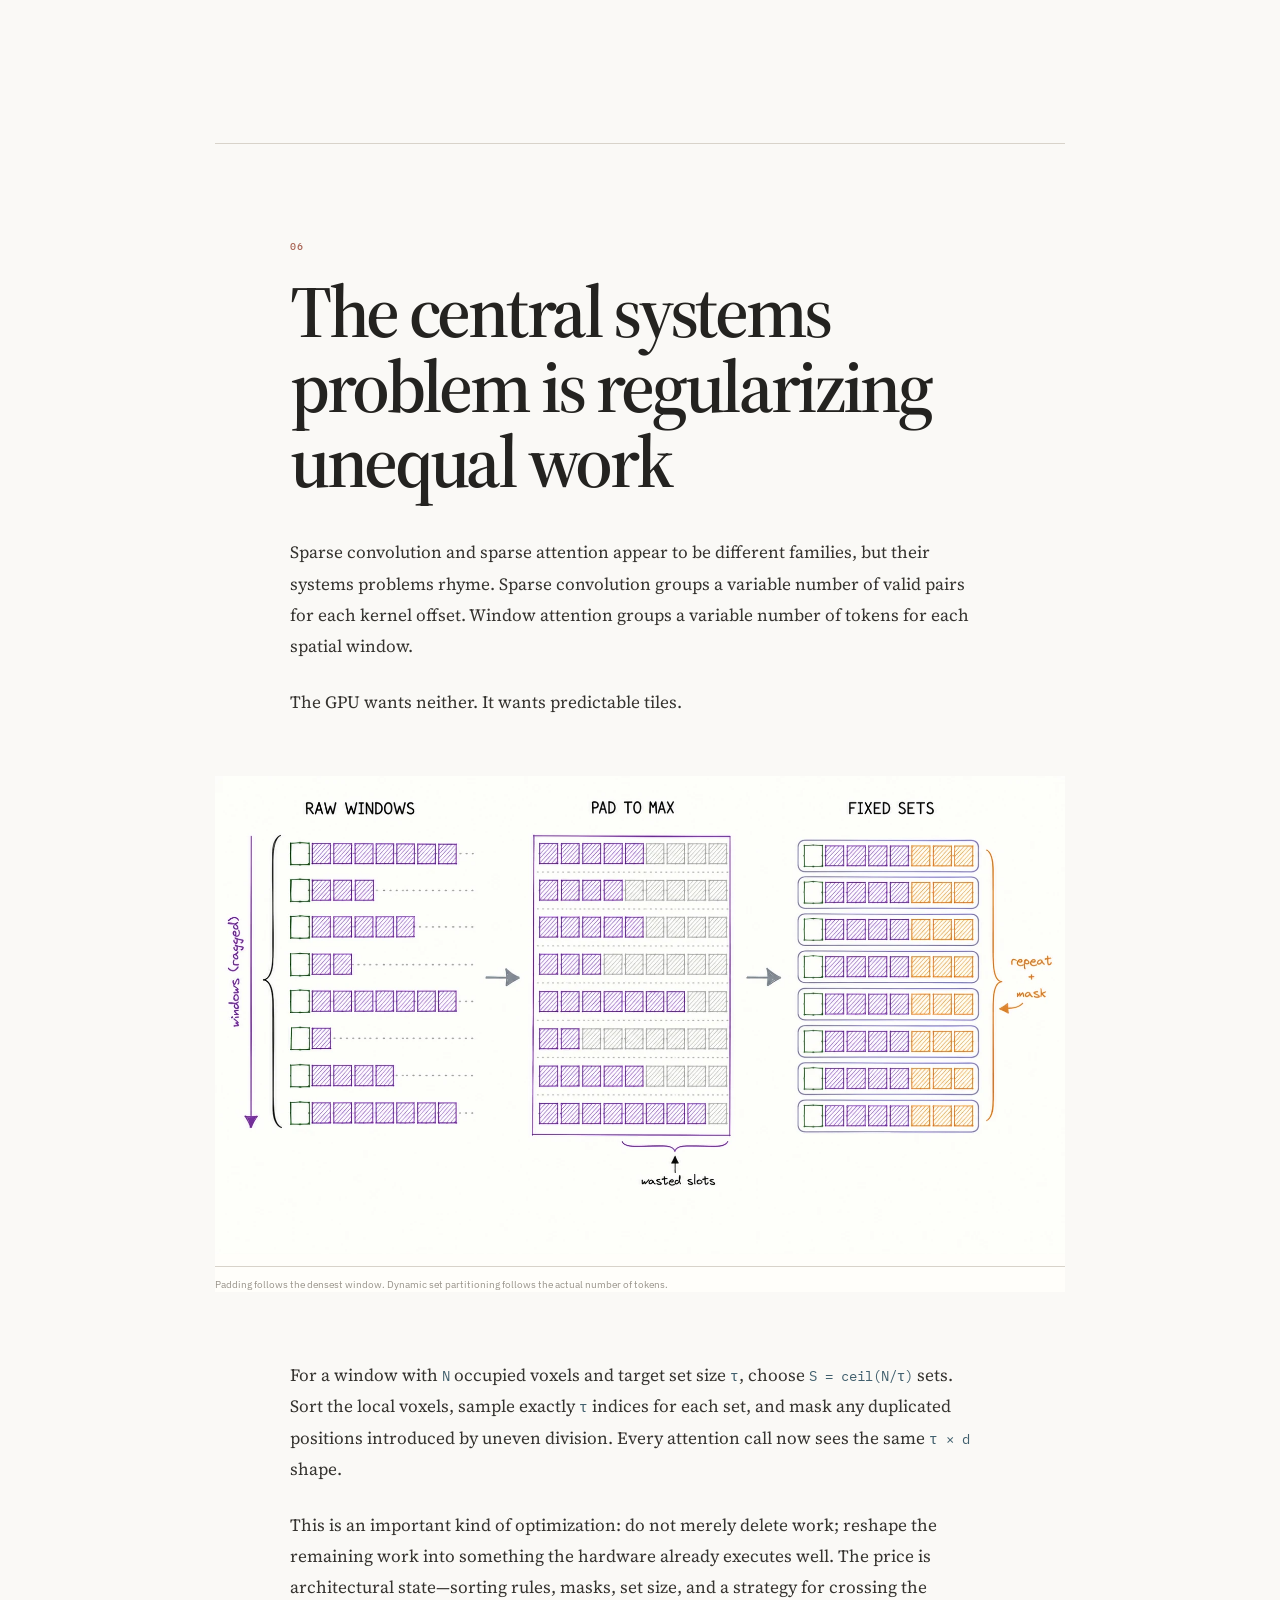
<file: blog/sparse-conv-to-dsvt/index.html>
<!DOCTYPE html>
<html lang="en">
<head>
  <meta charset="UTF-8">
  <meta name="viewport" content="width=device-width, initial-scale=1.0">
  <meta name="description" content="A visual worklog on sparse convolution, sparse attention, and the systems that make irregular 3D data computable.">
  <meta name="theme-color" content="#faf9f6">
  <meta property="og:title" content="From Sparse to ...">
  <meta property="og:description" content="The technical history of sparse convolution and sparse attention, from coordinate maps to regular GPU batches.">
  <meta property="og:type" content="article">
  <meta property="og:url" content="https://hova88.github.io/blog/sparse-conv-to-dsvt/">
  <meta property="og:image" content="https://hova88.github.io/blog/sparse-conv-to-dsvt/assets/illustration-hero.webp">
  <title>From Sparse to ... — hova</title>
  <link rel="preconnect" href="https://fonts.googleapis.com">
  <link rel="preconnect" href="https://fonts.gstatic.com" crossorigin>
  <link href="https://fonts.googleapis.com/css2?family=Caveat:wght@500&family=IBM+Plex+Mono:wght@400;500&family=IBM+Plex+Sans:wght@400;500;600&family=Source+Serif+4:ital,opsz,wght@0,8..60,400;0,8..60,600;1,8..60,400&display=swap" rel="stylesheet">
  <link rel="stylesheet" href="/css/base.css">
  <link rel="stylesheet" href="/blog/sparse-conv-to-dsvt/dsvt.css?v=5">
</head>
<body class="sparse-article">
  <div id="reading-progress" aria-hidden="true"></div>
  <div id="wrapper">
    <header id="header">
      <div id="site-header" class="site-header">
        <div class="navbar-logo"><a href="/" class="logo-handwritten">hova</a></div>
        <div class="nav-group"><nav class="top-nav" aria-label="Primary"><a href="/book/">Book</a><a href="/vis/">Vis</a><a href="/" aria-current="page">Blog</a></nav><button id="menu-toggle" class="hamburger" type="button" aria-label="Open menu" aria-expanded="false" aria-controls="mobile-menu"><span></span><span></span><span></span></button></div>
      </div>
      <div id="mobile-menu" class="mobile-menu-overlay" hidden aria-hidden="true"><nav class="mobile-menu-nav" aria-label="Mobile"><a href="/book/">Book</a><a href="/vis/">Vis</a><a href="/">Blog</a></nav></div>
    </header>

    <main id="main">
      <article class="article-shell">
        <header class="article-header">
          <p class="eyebrow">A visual worklog on irregular computation</p>
          <h1>From Sparse to ...</h1>
          <p class="subtitle">How sparse convolution and sparse attention turn empty 3D space into work a GPU can actually execute.</p>
          <div class="article-meta"><span>Yan Haixu</span><span>August 2026</span><span>28 min read</span></div>
        </header>

        <figure class="generated-figure generated-figure--hero wide-figure">
          <img src="assets/illustration-hero.webp" alt="Hand-drawn progression from sparse geometric space through coordinate and feature rows to regular GPU work" width="1899" height="828" fetchpriority="high">
          <figcaption>Sparsity is not a layer type. It is a negotiation between geometry, indexing, and hardware.</figcaption>
        </figure>

        <div class="prose lead">
          <p>A LiDAR scan is not a small image with missing pixels. It is a measurement of visible surfaces: thin, irregular, and dominated by empty space. The first generation of 3D networks treated that emptiness as an implementation detail. The next generation made it part of the tensor definition.</p>
          <p>This article follows that change all the way down. We will start with the operator, build the kernel map by hand, examine the GPU dataflows used by mature libraries, and then ask why attention inherited many of the same problems. DSVT appears near the end—not as the destination, but as one revealing answer to the regularization problem.</p>
        </div>

        <aside class="reading-map" aria-label="Article outline"><span>Route</span><ol><li><a href="#empty">Empty space</a></li><li><a href="#algebra">Coordinate algebra</a></li><li><a href="#execution">Kernel maps</a></li><li><a href="#engines">Mature engines</a></li><li><a href="#attention">Sparse attention</a></li><li><a href="#regularity">Regular batches</a></li><li><a href="#afterword">DSVT, after</a></li></ol></aside>

        <section id="empty" class="article-section">
          <p class="section-number">01</p>
          <h2>Dense convolution invents data where the sensor saw nothing</h2>
          <div class="prose">
            <p>Take the slide-deck example: roughly <code>4,200</code> occupied BEV cells inside a <code>360 × 360</code> grid. Only <code>3.24%</code> of the lattice contains a return. A dense tensor still allocates and processes all <code>129,600</code> cells.</p>
          </div>

          <figure class="source-figure wide-figure"><img src="assets/point-cloud.webp" alt="Sparse point cloud on a 360 by 360 bird's-eye-view grid" width="1123" height="1088"><figcaption>The original slide’s BEV view. Black pixels are occupied; almost everything else is structural zero.</figcaption></figure>

          <div class="prose">
            <p>The cost is not only wasted multiplication. A regular <code>3 × 3</code> convolution produces an output wherever its receptive field contains at least one non-zero input. One active cell can therefore activate nine outputs. The next layer sees those new outputs as valid input and expands again.</p>
          </div>

          <figure class="generated-figure wide-figure">
            <img src="assets/illustration-dilation.webp" alt="Hand-drawn comparison showing how dense convolution expands active sites while submanifold convolution preserves the original support" width="1774" height="887" loading="lazy">
            <figcaption>Submanifold dilation: the feature support grows even when the geometric object does not.</figcaption>
          </figure>

          <div class="prose">
            <p>Three things happen together: thin surfaces become thick feature volumes; disconnected returns begin to merge; and every later layer inherits a larger active set. Sparsity decays with depth precisely where the network is supposed to exploit it.</p>
          </div>

          <aside class="margin-note"><strong>The first distinction</strong><p>Zero-valued dense cells and absent sparse coordinates are not equivalent. A dense zero is still a location in the tensor. An absent coordinate is outside the tensor’s support.</p></aside>
        </section>

        <section id="algebra" class="article-section">
          <p class="section-number">02</p>
          <h2>Sparse convolution is coordinate algebra</h2>
          <div class="prose">
            <p>A sparse tensor separates <em>where</em> a feature exists from <em>what</em> the feature contains. In COO-like notation, the coordinate matrix <code>C</code> has one integer row per active site, while the feature matrix <code>F</code> stores the corresponding vectors.</p>
          </div>

          <div class="equation-block" aria-label="Sparse tensor coordinate and feature matrices">
            <code>C = [ b<sub>i</sub>, x<sub>i</sub><sup>1</sup>, …, x<sub>i</sub><sup>D</sup> ] ∈ ℤ<sup>N×(D+1)</sup></code>
            <code>F = [ f<sub>1</sub>, …, f<sub>N</sub> ]<sup>T</sup> ∈ ℝ<sup>N×C</sup></code>
          </div>

          <div class="prose">
            <p>Now define an input support <code>C<sub>in</sub></code>, an output support <code>C<sub>out</sub></code>, and a set of kernel offsets <code>K</code>. The generalized sparse convolution is:</p>
          </div>

          <div class="equation-block equation-main"><code>y<sub>u</sub> = Σ<sub>δ∈K, u+δ∈C<sub>in</sub></sub> W<sub>δ</sub>x<sub>u+δ</sub>, &nbsp; u∈C<sub>out</sub></code></div>

          <div class="prose">
            <p>The multiplication is ordinary. The operator’s behavior comes from the policy used to construct <code>C<sub>out</sub></code>. This single point separates the main sparse-convolution variants.</p>
          </div>

          <figure class="generated-figure wide-figure">
            <img src="assets/illustration-operators.webp" alt="Hand-drawn comparison of submanifold, regular sparse, and stride-two sparse convolution support policies" width="1921" height="819" loading="lazy">
            <figcaption>Three operators, one algebra. Their real difference is the policy that constructs the output coordinate set.</figcaption>
          </figure>

          <div class="prose">
            <p>A practical backbone therefore alternates two roles. Submanifold layers do most of the within-stage feature learning. Strided sparse layers change scale between stages. Inverse or transpose sparse convolutions reuse a previous coordinate relationship in reverse for U-Net decoders, reconstruction, or completion.</p>
            <p>This pattern is the sparse analogue of a dense ResNet pyramid, but with a crucial extra state: every stage owns a coordinate set as well as a feature tensor.</p>
          </div>
        </section>

        <section id="execution" class="article-section">
          <p class="section-number">03</p>
          <h2>The kernel map is the hidden operator</h2>
          <div class="prose">
            <p>Dense convolution knows that every offset is valid, so an implementation can derive memory addresses arithmetically. Sparse convolution must first discover which input-output pairs exist. For every kernel offset <code>δ</code>, it builds a relation:</p>
          </div>

          <div class="equation-block equation-main"><code>R<sub>δ</sub> = { (i, j) | C<sub>in</sub>[i] = C<sub>out</sub>[j] + δ }</code></div>

          <figure class="generated-figure wide-figure">
            <img src="assets/illustration-kernel-map.webp" alt="Hand-drawn derivation of sparse coordinates into kernel-map row pairs followed by gather, dense GEMM, and scatter" width="1774" height="887" loading="lazy">
            <figcaption>The kernel map converts geometric sparsity into row-index pairs. After that, sparse convolution is indexed dense linear algebra.</figcaption>
          </figure>

          <div class="prose">
            <p>The coordinate engine usually inserts coordinates into a hash table or sorted map, queries offset neighbors, removes duplicates, and emits input/output row indices. The feature engine groups those pairs by offset, gathers feature rows, multiplies by <code>W<sub>δ</sub></code>, and scatter-adds the partial results.</p>
            <p>This creates two independent performance clocks:</p>
          </div>

          <ol class="reasoning-list">
            <li><strong>Mapping time.</strong> Hashing, sorting, deduplication, allocation, and kernel-map construction scale with the active coordinates and the kernel volume.</li>
            <li><strong>Feature time.</strong> Gather, matrix multiplication, and scatter scale with the number of valid pairs and the channel dimensions.</li>
          </ol>

          <div class="prose">
            <p>Early layers with few channels are often mapping- or memory-bound. Deeper layers with larger channel matrices can become compute-bound. A single “sparse FLOP count” hides this transition.</p>
          </div>

          <h3 class="subheading">Why cache the map?</h3>
          <div class="prose">
            <p>Residual blocks commonly repeat the same active coordinates and kernel shape. A coordinate manager can cache <code>R<sub>δ</sub></code> and reuse it across layers, amortizing the neighbor search. The cache is less useful after striding, pruning, generative expansion, or any operation that changes the support.</p>
          </div>

          <h3 class="subheading">Why the GPU still complains</h3>
          <div class="prose">
            <p>Each offset contains a different number of valid pairs. A gather-GEMM-scatter implementation therefore launches many matrices with uneven row counts and moves feature vectors explicitly. It is flexible, but the hardware sees small GEMMs and irregular memory access.</p>
            <p>Masked implicit GEMM takes the opposite approach: encode valid connections as masks and map the convolution into larger, more regular tiles that suit Tensor Cores. It can trade redundant arithmetic and mask processing for better utilization. Modern systems increasingly choose between these dataflows per layer instead of insisting on one universal kernel.</p>
          </div>

          <figure class="generated-figure wide-figure">
            <img src="assets/illustration-dataflows.webp" alt="Hand-drawn systems comparison of gather-GEMM-scatter, masked implicit GEMM, and per-layer autotuning" width="1825" height="862" loading="lazy">
            <figcaption>The mathematical operator stays fixed while the systems layer changes how irregular pairs become regular machine work.</figcaption>
          </figure>
        </section>

        <section id="engines" class="article-section">
          <p class="section-number">04</p>
          <h2>The operator matured; the systems kept moving</h2>
          <div class="prose">
            <p>The history of sparse convolution has two phases. The first established the semantics of active sites and submanifold support. The second tried to make those semantics fast, general, and survivable inside real software stacks.</p>
          </div>

          <ol class="history-notes">
            <li><time>2014–2015</time><div><h3>Spatially sparse CNNs</h3><p>Benjamin Graham’s early work stores only active features and performs computation around those sites, first for 2D handwriting and then for sparse 3D inputs. The basic idea predates today’s LiDAR tooling.</p></div></li>
            <li><time>2017</time><div><h3>Submanifold sparse convolution</h3><p>Graham and van der Maaten make the output support equal to the input support for stride-1 layers. This stops dilation and enables deep networks on thin surfaces without progressively filling the volume.</p></div></li>
            <li><time>2018</time><div><h3>SECOND and spconv</h3><p>Voxel-based 3D detection turns sparse 3D backbones into a practical default. The spconv ecosystem becomes deeply embedded in autonomous-driving codebases such as CenterPoint and OpenPCDet.</p></div></li>
            <li><time>2019–2020</time><div><h3>MinkowskiEngine</h3><p>Generalized sparse convolution expands the abstraction to arbitrary dimensions, kernel shapes, pooling, pruning, transpose operations, and 4D space-time. Coordinate management becomes a first-class subsystem.</p></div></li>
            <li><time>2021–2023</time><div><h3>spconv 2.x, TorchSparse, TorchSparse++</h3><p>Progress moves below the operator: Tensor Core mapping, implicit GEMM, locality-aware feature movement, mixed precision, kernel generation, and per-layer autotuning.</p></div></li>
          </ol>

          <h3 class="subheading">What should a practitioner use?</h3>
          <div class="prose">
            <p><strong>spconv 2.x</strong> is the pragmatic starting point for NVIDIA-based outdoor 3D detection. It fits the OpenPCDet and MMDetection3D world, provides optimized native and implicit-GEMM paths, and supports reduced precision. Its speed does not make the operators portable: deployment still needs a compatible sparse runtime or plugins.</p>
            <p><strong>MinkowskiEngine</strong> is the stronger research abstraction when the problem needs generic 3D or 4D sparse tensor algebra, custom regions, segmentation, reconstruction, or coordinate-map reuse across a complex topology. That breadth comes with a heavier build and version-compatibility surface.</p>
            <p><strong>TorchSparse++</strong> is the systems-first option. Its kernel generator and autotuner search across dataflows, targeting the fact that the best execution strategy changes with layer shape, precision, and hardware. Its author-reported performance is strong; its downstream ecosystem is smaller than spconv’s.</p>
            <p><strong>SparseConvNet</strong> remains historically important and useful for understanding the original rulebook model, but it is no longer the default foundation for a new production stack.</p>
          </div>

          <table class="plain-table">
            <thead><tr><th>Need</th><th>Reasonable first choice</th><th>Verify before committing</th></tr></thead>
            <tbody><tr><td>LiDAR detection</td><td>spconv 2.x</td><td>Exact CUDA, precision, and deployment path</td></tr><tr><td>Generic 3D / 4D research</td><td>MinkowskiEngine</td><td>Build matrix and coordinate overhead</td></tr><tr><td>Kernel-level latency study</td><td>TorchSparse++</td><td>Model coverage and target-GPU benchmark</td></tr><tr><td>Standard ONNX / TensorRT graph</td><td>Dense pillars or a regularized transformer</td><td>End-to-end accuracy, not backbone latency alone</td></tr></tbody>
          </table>

          <aside class="margin-note"><strong>Deployment is an architectural constraint</strong><p>Do not train a sparse-convolution backbone and ask about export at the end. The coordinate manager and custom kernels are part of the model’s runtime semantics.</p></aside>
        </section>

        <section id="attention" class="article-section">
          <p class="section-number">05</p>
          <h2>Attention removes the lattice, not the irregularity</h2>
          <div class="prose">
            <p>A sparse transformer begins with an appealing observation: if every occupied voxel is already a row in <code>F</code>, treat those rows as tokens. Empty cells disappear from the sequence, and attention can mix information over a larger receptive field without repeatedly downsampling the XY plane.</p>
            <p>For a query voxel <code>i</code>, one attention head computes:</p>
          </div>

          <div class="equation-block equation-main"><code>α<sub>ij</sub> = softmax<sub>j∈N(i)</sub> ( q<sub>i</sub><sup>T</sup>k<sub>j</sub> / √d + b(Δp<sub>ij</sub>) )</code><code>y<sub>i</sub> = Σ<sub>j∈N(i)</sub> α<sub>ij</sub>v<sub>j</sub></code></div>

          <div class="prose">
            <p>The content-dependent weight <code>α<sub>ij</sub></code> is the main modeling difference from convolution. A convolution learns one matrix per discrete offset. Attention lets the same two positions interact differently depending on their features.</p>
            <p>But three design choices sit outside the equation:</p>
          </div>

          <ol class="reasoning-list">
            <li><strong>Neighborhood.</strong> <code>N(i)</code> decides who can communicate and therefore where sparsity actually enters the operator.</li>
            <li><strong>Geometry.</strong> Attention is permutation-equivariant without positional information. Relative offsets or coordinate embeddings must restore 3D metric structure.</li>
            <li><strong>Batching.</strong> Physical neighborhoods contain different token counts. Efficient QKV kernels expect rectangular tensors.</li>
          </ol>

          <figure class="generated-figure wide-figure">
            <img src="assets/illustration-attention.webp" alt="Hand-drawn comparison of global, window, k-nearest-neighbor, and fixed-set sparse attention graphs and their costs" width="1672" height="941" loading="lazy">
            <figcaption>The attention matrix is dense inside the chosen neighborhood. Sparse attention is therefore a graph-construction problem before it is a matrix-multiplication problem.</figcaption>
          </figure>

          <h3 class="subheading">The four common neighborhood policies</h3>
          <div class="prose">
            <p><strong>Global attention</strong> is conceptually clean and computationally wrong for high-resolution outdoor voxels. Even <code>N = 4,200</code> produces <code>17.6 million</code> scores per head per layer.</p>
            <p><strong>Window attention</strong> bounds the spatial extent and changes the cost to <code>Σ<sub>w</sub>n<sub>w</sub><sup>2</sup></code>. It inherits scene-dependent occupancy: a road window may contain almost nothing while a window around several vehicles is dense.</p>
            <p><strong>k-NN or radius attention</strong> provides a geometric neighborhood with roughly stable degree. Once the graph exists, the tensor is regular enough; finding neighbors and gathering them is the irregular, often deployment-hostile part.</p>
            <p><strong>Fixed-length set attention</strong> sorts and partitions local tokens into blocks of size <code>τ</code>. Its cost is approximately <code>O(Nτd)</code>, and standard batched attention can process every set. Remainders require duplicated indices and masks; disconnected sets require deliberate communication between layers.</p>
          </div>

          <h3 class="subheading">How the idea evolved</h3>
          <div class="prose">
            <p><strong>ViT</strong> established the image-as-token-sequence view, but its global dense attention assumes a manageable patch count. <strong>Swin</strong> replaced global attention with equal 2D windows and shifted the window boundaries between blocks. This made cost linear in image size and provided a communication path across windows.</p>
            <p><strong>VoTr</strong> brought local and dilated attention to sparse voxels and introduced Fast Voxel Query to accelerate neighborhood lookup. <strong>SST</strong> used regional grouping to build a single-stride sparse transformer, motivated by the fact that a four-meter vehicle is tiny inside a roughly 150-meter scene. Receptive field comes from attention rather than repeated XY downsampling.</p>
          </div>

          <aside class="margin-note"><strong>A useful correction</strong><p>Attention is not inherently sparse, local, or deployment-friendly. QKV is standard linear algebra. The neighborhood construction surrounding it determines all three properties.</p></aside>
        </section>

        <section id="regularity" class="article-section">
          <p class="section-number">06</p>
          <h2>The central systems problem is regularizing unequal work</h2>
          <div class="prose">
            <p>Sparse convolution and sparse attention appear to be different families, but their systems problems rhyme. Sparse convolution groups a variable number of valid pairs for each kernel offset. Window attention groups a variable number of tokens for each spatial window.</p>
            <p>The GPU wants neither. It wants predictable tiles.</p>
          </div>

          <figure class="generated-figure wide-figure">
            <img src="assets/illustration-batching.webp" alt="Hand-drawn progression from ragged sparse windows through wasteful max padding to equal fixed sets with repeat-and-mask" width="1672" height="941" loading="lazy">
            <figcaption>Padding follows the densest window. Dynamic set partitioning follows the actual number of tokens.</figcaption>
          </figure>

          <div class="prose">
            <p>For a window with <code>N</code> occupied voxels and target set size <code>τ</code>, choose <code>S = ceil(N/τ)</code> sets. Sort the local voxels, sample exactly <code>τ</code> indices for each set, and mask any duplicated positions introduced by uneven division. Every attention call now sees the same <code>τ × d</code> shape.</p>
            <p>This is an important kind of optimization: do not merely delete work; reshape the remaining work into something the hardware already executes well. The price is architectural state—sorting rules, masks, set size, and a strategy for crossing the artificial boundaries.</p>
          </div>

          <blockquote>Both sparse convolution and sparse attention save arithmetic by discovering a graph. Both become fast only after that graph is regularized into machine-friendly batches.</blockquote>
        </section>

        <section id="afterword" class="article-section afterword">
          <p class="section-number">07 / afterword</p>
          <h2>DSVT is one continuation, not the conclusion</h2>
          <div class="prose">
            <p>DSVT packages the fixed-set idea into a deployment-oriented 3D backbone. Within each physical window, it builds size-equivalent token sets so ordinary batched multi-head attention can process all local regions in parallel.</p>
            <p>That regularity creates new information barriers, so consecutive layers sort the same voxels along different axes. X-major and Y-major orderings place different neighbors inside each set. Shifted or hybrid windows then change the larger spatial boundary between blocks. These are two separate communication mechanisms: rotated sets cross boundaries <em>inside</em> a window; shifted windows cross boundaries <em>between</em> windows.</p>
          </div>

          <figure class="generated-figure wide-figure">
            <img src="assets/illustration-dsvt.webp" alt="Hand-drawn DSVT pipeline from sparse voxels to dynamic sets, alternating axis orders, shifted windows, and regular batched attention" width="1672" height="941" loading="lazy">
            <figcaption>DSVT replaces sparse-convolution feature kernels with regular attention, but spends design complexity on partitioning and communication.</figcaption>
          </figure>

          <div class="prose">
            <p>The voxel version adds attention-style 3D pooling: a pooled feature becomes the query, while the original voxels provide keys and values. The official work shows that the resulting graph can be deployed with TensorRT and reports real-time inference.</p>
            <p>The critical reading remains useful. DSVT is effective but trick-heavy. Dynamic sets, duplicated-token masks, two orderings, two window mechanisms, positional embeddings, and attention pooling solve distinct engineering seams. Unlike the residual shortcut in ResNet or the symmetric max reduction in PointNet, no single principle makes the architecture feel inevitable.</p>
            <p>Its lasting lesson may therefore be broader than the model itself: when irregular geometry meets regular accelerators, much of architecture design becomes the art of manufacturing stable shapes without destroying the relationships the data needs.</p>
          </div>

          <figure class="source-figure wide-figure"><img src="assets/dsvt-architecture.webp" alt="The DSVT architecture from the original slide deck" width="1950" height="690"><figcaption>The original DSVT architecture, retained as a historical endpoint rather than the article’s organizing center.</figcaption></figure>
        </section>

        <section class="conclusion">
          <h2>What to remember</h2>
          <ol><li>Sparsity is defined by an active coordinate set, not by zeros inside a dense tensor.</li><li>Submanifold convolution preserves support; regular and strided sparse convolutions intentionally change it.</li><li>The kernel map is the bridge from geometry to indexed linear algebra.</li><li>Sparse-convolution speed depends on mapping, feature movement, matrix shape, precision, and cache reuse—not FLOPs alone.</li><li>Sparse attention moves irregularity into neighborhood construction, positional geometry, and token batching.</li><li>Fast sparse systems do not only remove work. They regularize the remaining work.</li></ol>
        </section>

        <section class="source-section">
          <div><p class="section-number">Source deck</p><h2>The original notes</h2><p>This reconstruction began with an early slide deck covering point-cloud sparsity, convolutional dilation, sparse convolution, ViT, Swin, SST, DSVT, dynamic sets, and shifted windows.</p><a href="DSVT_sparse_conv.pdf" download>Download the complete PDF <span>14.7 MB ↗</span></a></div>
        </section>

        <section class="references">
          <h2>Primary references</h2>
          <ol><li><a href="https://arxiv.org/abs/1409.6070">Graham, Spatially-sparse Convolutional Neural Networks, 2014</a></li><li><a href="https://arxiv.org/abs/1706.01307">Graham &amp; van der Maaten, Submanifold Sparse Convolutional Networks, 2017</a></li><li><a href="https://www.mdpi.com/1424-8220/18/10/3337">Yan et al., SECOND, 2018</a></li><li><a href="https://arxiv.org/abs/1904.08755">Choy et al., Minkowski Convolutional Neural Networks, 2019</a></li><li><a href="https://nvidia.github.io/MinkowskiEngine/sparse_tensor_network.html">MinkowskiEngine documentation: generalized sparse convolution</a></li><li><a href="https://github.com/traveller59/spconv">spconv 2.x official implementation</a></li><li><a href="https://arxiv.org/abs/2204.10319">Tang et al., TorchSparse, 2022</a></li><li><a href="https://arxiv.org/abs/2311.12862">Tang et al., TorchSparse++, 2023</a></li><li><a href="https://openaccess.thecvf.com/content/ICCV2021/html/Mao_Voxel_Transformer_for_3D_Object_Detection_ICCV_2021_paper.html">Mao et al., Voxel Transformer, 2021</a></li><li><a href="https://openaccess.thecvf.com/content/CVPR2022/html/Fan_Embracing_Single_Stride_3D_Object_Detector_With_Sparse_Transformer_CVPR_2022_paper.html">Fan et al., Single-stride Sparse Transformer, 2022</a></li><li><a href="https://openaccess.thecvf.com/content/CVPR2023/html/Wang_DSVT_Dynamic_Sparse_Voxel_Transformer_With_Rotated_Sets_CVPR_2023_paper.html">Wang et al., DSVT, 2023</a></li><li><a href="https://github.com/Haiyang-W/DSVT">Official DSVT implementation and deployment notes</a></li></ol>
        </section>

        <footer class="article-end"><a href="/">← All posts</a><a href="#main">Back to top ↑</a></footer>
      </article>
    </main>
    <footer id="footer"><div class="footer-inner"><span>hova88 © 2026</span><a href="https://github.com/hova88">GitHub</a></div></footer>
  </div>
  <script src="/js/main.js" defer></script>
  <script src="/blog/sparse-conv-to-dsvt/dsvt.js?v=5" defer></script>
</body>
</html>
</file>
<file: css/base.css>
/* ── Tokens (aligned with thinkingmachines.ai/blog) ───────── */
:root {
  --content-pad: 1.3rem;
  --content-max: calc(660px + 2 * var(--content-pad));
  --site-header-height: 54px;

  --bg: #ffffff;
  --bg-code: #f3f3f2;
  --fg: #282828;
  --fg1: #3c3836;
  --fg2: #504945;
  --fg3: #6b6866;
  --fg4: #676767;
  --fg5: #969696;
  --red: #ad2111;

  --font-serif: "Source Serif 4", "Iowan Old Style", Georgia, serif;
  --font-sans: "DM Sans", -apple-system, BlinkMacSystemFont, "Segoe UI", sans-serif;
  --font-hand: "Caveat", "Segoe Script", cursive;
  --font-mono: "IBM Plex Mono", ui-monospace, SFMono-Regular, Menlo, Consolas, monospace;
}

/* ── Reset ─────────────────────────────────────────────────── */
*,
*::before,
*::after {
  box-sizing: border-box;
  margin: 0;
  padding: 0;
}

html {
  overflow-y: scroll;
  overflow-x: clip;
  scroll-padding-top: calc(var(--site-header-height) + 1rem);
  scrollbar-width: thin;
  scrollbar-color: var(--fg4) var(--bg);
}

body {
  font-family: var(--font-serif);
  font-size: 17px;
  line-height: 1.6;
  background: var(--bg);
  color: var(--fg);
  min-height: 100vh;
  overflow-x: clip;
  -webkit-font-smoothing: antialiased;
}

img,
svg {
  display: block;
  max-width: 100%;
  height: auto;
}

a {
  color: inherit;
}

::-webkit-scrollbar {
  width: 8px;
  height: 8px;
  background: var(--bg);
}

::-webkit-scrollbar-thumb {
  background: var(--fg4);
}

::-webkit-scrollbar-thumb:hover {
  background: var(--fg1);
}

/* ── Shell ─────────────────────────────────────────────────── */
#wrapper {
  display: flex;
  flex-direction: column;
  min-height: 100vh;
  padding: var(--site-header-height) 1rem 0;
}

/* ── Header (Thinking Machines–style) ─────────────────────── */
#header {
  background: var(--bg);
}

#header .site-header {
  position: fixed;
  top: 0;
  left: 1rem;
  right: 1rem;
  z-index: 1002;
  display: flex;
  align-items: center;
  justify-content: space-between;
  height: var(--site-header-height);
  padding: 0 1rem;
  background: var(--bg);
}

@media (min-width: 769px) {
  #header .site-header {
    padding-left: 0.33rem;
    padding-right: 0.33rem;
  }
}

.logo-handwritten {
  font-family: var(--font-hand) !important;
  font-size: 28px !important;
  font-weight: 500 !important;
  line-height: 1 !important;
  letter-spacing: 0.02em !important;
  color: var(--fg) !important;
  text-decoration: none !important;
  transition: opacity 0.2s ease;
}

.logo-handwritten:hover {
  opacity: 0.75;
}

.nav-group {
  display: flex;
  align-items: center;
}

.top-nav {
  display: flex;
  gap: 1.75rem;
  align-items: center;
  font-family: var(--font-sans);
}

.top-nav a {
  font-family: var(--font-sans) !important;
  font-size: 15px;
  font-weight: 400;
  letter-spacing: -0.01em;
  color: var(--fg1) !important;
  text-decoration: none;
}

.top-nav a:hover,
.top-nav a[aria-current="page"] {
  text-decoration: underline;
  text-decoration-color: color-mix(in srgb, var(--fg) 20%, transparent);
  text-underline-offset: 2px;
}

.hamburger {
  display: none;
  position: relative;
  width: 40px;
  height: 40px;
  margin-left: 0.5rem;
  padding: 8px;
  border: none;
  background: transparent;
  cursor: pointer;
}

.hamburger span {
  position: absolute;
  left: 9px;
  right: 9px;
  height: 2px;
  background: var(--fg3);
  border-radius: 2px;
  transition: transform 0.25s ease, opacity 0.2s ease, top 0.25s ease, bottom 0.25s ease;
}

.hamburger span:nth-child(1) { top: 12px; }
.hamburger span:nth-child(2) { top: 19px; }
.hamburger span:nth-child(3) { bottom: 12px; }

.hamburger.is-active span:nth-child(1) {
  top: 19px;
  transform: rotate(45deg);
}

.hamburger.is-active span:nth-child(2) {
  opacity: 0;
}

.hamburger.is-active span:nth-child(3) {
  top: 19px;
  bottom: auto;
  transform: rotate(-45deg);
}

.mobile-menu-overlay {
  position: fixed;
  inset: 0;
  z-index: 1000;
  display: flex;
  align-items: center;
  justify-content: center;
  background: var(--bg);
  opacity: 0;
  visibility: hidden;
  pointer-events: none;
  transition: opacity 0.25s ease, visibility 0.25s ease;
}

.mobile-menu-overlay[hidden] {
  display: none;
}

.mobile-menu-overlay.open {
  opacity: 1;
  visibility: visible;
  pointer-events: auto;
}

.mobile-menu-nav {
  display: flex;
  flex-direction: column;
  gap: 1.25rem;
  text-align: center;
}

.mobile-menu-nav a {
  font-family: var(--font-sans);
  font-size: 20px;
  letter-spacing: -0.01em;
  color: var(--fg) !important;
  text-decoration: none;
}

body.menu-open {
  overflow: hidden;
}

/* ── Footer ────────────────────────────────────────────────── */
#footer {
  margin-top: auto;
  padding: 3.5rem 0 2.5rem;
  font-family: var(--font-sans);
  font-size: 13px;
  color: var(--fg4);
}

body:has(.comic-post) #footer {
  background: var(--album-bg, #f7f5f0);
}

body:has(.comic-post) #header .site-header {
  background: var(--album-bg, #f7f5f0);
}

.footer-inner {
  max-width: var(--content-max);
  margin: 0 auto;
  padding: 0 var(--content-pad);
  display: flex;
  justify-content: space-between;
  align-items: baseline;
  gap: 1rem;
  border-top: 1px solid color-mix(in srgb, var(--fg4) 12%, transparent);
  padding-top: 1.5rem;
}

.footer-inner a {
  color: var(--fg3);
  text-decoration: none;
}

.footer-inner a:hover {
  color: var(--fg);
  text-decoration: underline;
  text-decoration-color: color-mix(in srgb, var(--fg) 20%, transparent);
  text-underline-offset: 2px;
}

@media (max-width: 768px) {
  :root {
    --site-header-height: 50px;
  }

  #wrapper {
    padding-left: 0.33rem;
    padding-right: 0.33rem;
  }

  #header .site-header {
    left: 0;
    right: 0;
    padding: 0.75rem 1rem;
  }
}

@media (max-width: 640px) {
  .top-nav {
    display: none;
  }

  .hamburger {
    display: inline-block;
  }

  #header .site-header {
    padding-right: 0.6rem;
  }

  .logo-handwritten {
    font-size: 26px !important;
  }
}
</file>
<file: css/index.css>
/* Blog index — mirrors thinkingmachines.ai/blog list layout */

#main.index.list {
  max-width: var(--content-max);
  margin: 0 auto;
  width: 100%;
}

#main.index.list .blog-page-title,
#main.index.list .content,
#main.index.list .post-group {
  max-width: 660px;
}

@media (max-width: 1170px) {
  #main.index {
    padding-left: var(--content-pad);
    padding-right: var(--content-pad);
  }
}

.blog-page-title {
  font-family: var(--font-sans);
  font-size: 1.6rem;
  font-weight: 400;
  letter-spacing: -0.015em;
  line-height: 1.1;
  padding-top: 1rem;
  margin: 0;
}

/* Post list */
#main.index .post-group ul {
  list-style: none;
  padding: 1.6rem 0 0;
  margin: 0;
}

#main.index .post-group ul li {
  position: relative;
  padding-bottom: 0.4rem;
}

#main.index .post-group ul li + li {
  padding-top: 0.4rem;
}

#main.index .post-group ul li + li::before {
  content: "";
  position: absolute;
  top: 0;
  left: 0;
  right: 0;
  border-top: 1px solid color-mix(in srgb, var(--fg4) 10%, transparent);
  pointer-events: none;
}

#main.index .post-group .post-item-link {
  display: grid;
  grid-template-columns: 7rem 1fr;
  gap: 1.5rem;
  align-items: baseline;
  margin: 0 -1.5rem;
  padding: 1.2rem 1.5rem;
  border-radius: 8px;
  line-height: 1.4;
  text-decoration: none;
  color: inherit;
  cursor: pointer;
}

#main.index .post-group .post-info {
  display: flex;
  flex-direction: column;
  gap: 0.25rem;
}

#main.index .post-group .post-title {
  font-size: 17px;
  font-weight: 500;
  color: var(--fg);
  transition: opacity 0.2s ease;
}

#main.index .post-group .author-date {
  font-family: var(--font-sans);
  font-size: 15px;
  color: var(--fg4);
}

#main.index .post-group .desktop-time {
  font-family: var(--font-sans);
  font-size: 15px;
  color: var(--fg4);
  white-space: nowrap;
  transition: opacity 0.2s ease;
}

.mobile-time {
  display: none;
}

#main.index .post-group .post-item-link:hover .post-title {
  text-decoration: underline;
  text-decoration-color: color-mix(in srgb, var(--fg2) 20%, transparent);
  text-underline-offset: 2px;
}

#main.index .post-group .post-item-link:hover .author-date,
#main.index .post-group .post-item-link:hover .desktop-time,
#main.index .post-group .post-item-link:hover .mobile-time {
  color: var(--fg3);
}

/* Empty state */
.post-group--empty {
  padding-top: 2.5rem;
}

.post-group--empty p {
  font-family: var(--font-sans);
  font-size: 15px;
  color: var(--fg5);
  font-style: italic;
}

@media (max-width: 767px) {
  #main.index .post-group .post-item-link {
    display: block;
    margin: 0 -1.6rem;
    padding: 1rem 1.6rem;
  }

  .desktop-time {
    display: none;
  }

  .mobile-time {
    display: block;
    font-family: var(--font-sans);
    font-size: 15px;
    color: var(--fg4);
  }
}
</file>
<file: css/home.css>
/* Site hub — Blog / Book / Vis */

#main.hub {
  max-width: var(--content-max);
  margin: 0 auto;
  width: 100%;
}

@media (max-width: 1170px) {
  #main.hub,
  #main.index {
    padding-left: var(--content-pad);
    padding-right: var(--content-pad);
  }
}

.hub-title {
  font-family: var(--font-sans);
  font-size: 1.6rem;
  font-weight: 400;
  letter-spacing: -0.015em;
  line-height: 1.1;
  padding-top: 1rem;
  margin: 0 0 2rem;
}

.hub-section {
  max-width: 660px;
  margin-bottom: 3rem;
}

.hub-section:last-of-type {
  margin-bottom: 1rem;
}

.hub-section__heading {
  font-family: var(--font-sans);
  font-size: 15px;
  font-weight: 400;
  letter-spacing: 0.06em;
  text-transform: uppercase;
  color: var(--fg4);
  margin: 0 0 0.75rem;
}

.hub-section__heading a {
  color: inherit;
  text-decoration: none;
}

.hub-section__heading a:hover {
  color: var(--fg2);
  text-decoration: underline;
  text-underline-offset: 2px;
}

/* Section index pages share blog list styles */
.section-page-title {
  font-family: var(--font-sans);
  font-size: 1.6rem;
  font-weight: 400;
  letter-spacing: -0.015em;
  line-height: 1.1;
  padding-top: 1rem;
  margin: 0;
}

.section-back {
  max-width: 660px;
  margin: 0 0 1.5rem;
  font-family: var(--font-sans);
  font-size: 15px;
}

.section-back a {
  color: var(--fg4);
  text-decoration: none;
}

.section-back a:hover {
  color: var(--fg);
  text-decoration: underline;
  text-underline-offset: 2px;
}

/* Book / vis item meta line */
.item-meta {
  font-family: var(--font-sans);
  font-size: 15px;
  color: var(--fg4);
  line-height: 1.45;
}

#main.index .post-group .post-item-link:hover .item-meta {
  color: var(--fg3);
}

.section-note {
  max-width: 660px;
  padding-top: 1.5rem;
  font-family: var(--font-sans);
  font-size: 15px;
  color: var(--fg4);
  line-height: 1.55;
}

.section-note a {
  color: var(--fg3);
  text-decoration: underline;
  text-decoration-color: color-mix(in srgb, var(--fg4) 30%, transparent);
  text-underline-offset: 0.15em;
}

.section-note a:hover {
  color: var(--fg2);
}
</file>
<file: css/annotation-tool.css>
/* Visual SOP — point-cloud annotation */

.anno-post {
  --sop-ink: #111111;
  --sop-blue: #4f8fe8;
  --sop-red: #d9353e;
  --sop-lilac: #d8c8ff;
  --sop-sky: #d7efff;
  --sop-lime: #d9f472;
  --sop-rose: #ffd8d3;
  --sop-line: rgba(17, 17, 17, 0.15);
  width: 100%;
  color: var(--sop-ink);
  font-family: var(--font-sans);
}

.sop-inner {
  width: min(1180px, calc(100% - 3rem));
  margin: 0 auto;
}

.sop-hero {
  position: relative;
  min-height: calc(100vh - var(--site-header-height) - 1rem);
  padding: clamp(5rem, 10vw, 8rem) 0 4rem;
  overflow: hidden;
}

.hero-topline {
  display: flex;
  justify-content: space-between;
  align-items: center;
  gap: 1rem;
  margin-bottom: clamp(3rem, 8vw, 7rem);
}

.eyebrow,
.hero-meta,
.step-kicker {
  font-size: 0.75rem;
  font-weight: 500;
  letter-spacing: 0.08em;
  text-transform: uppercase;
}

.eyebrow {
  display: flex;
  align-items: center;
  gap: 0.55rem;
}

.eyebrow i {
  width: 0.65rem;
  height: 0.65rem;
  border-radius: 50%;
  background: var(--sop-blue);
  box-shadow: 0 0 0 5px rgba(79, 143, 232, 0.13);
}

.hero-meta { color: #6a6a6a; }

.sop-hero h1 {
  max-width: 1080px;
  margin: 0;
  font-size: clamp(4rem, 10.5vw, 8.8rem);
  font-weight: 500;
  line-height: 0.83;
  letter-spacing: -0.078em;
}

.sop-hero h1 em {
  font-weight: 500;
  font-style: normal;
  color: var(--sop-blue);
}

.hero-deck {
  max-width: 34rem;
  margin: 3rem 0 0 auto;
  font-size: clamp(1.1rem, 2.2vw, 1.5rem);
  line-height: 1.35;
  letter-spacing: -0.025em;
}

.hero-tokens {
  position: absolute;
  top: 28%;
  right: 5vw;
  pointer-events: none;
}

.token {
  position: absolute;
  display: inline-block;
  padding: 0.5rem 0.75rem;
  border: 1px solid var(--sop-ink);
  border-radius: 999px;
  font-size: 0.7rem;
  box-shadow: 3px 3px 0 var(--sop-ink);
}

.token--blue { right: 9rem; top: -2rem; background: var(--sop-sky); transform: rotate(-7deg); }
.token--red { right: 0; top: 2rem; background: var(--sop-rose); transform: rotate(8deg); }
.token--lime { right: 5rem; top: 6.5rem; background: var(--sop-lime); transform: rotate(-3deg); }

.sop-rail {
  position: sticky;
  top: var(--site-header-height);
  z-index: 30;
  display: grid;
  grid-template-columns: repeat(4, 1fr);
  width: min(1180px, calc(100% - 3rem));
  margin: 0 auto 1rem;
  overflow: hidden;
  border: 1px solid var(--sop-ink);
  border-radius: 999px;
  background: rgba(255, 255, 255, 0.93);
  backdrop-filter: blur(14px);
}

.sop-rail a {
  padding: 0.85rem 1rem;
  border-right: 1px solid var(--sop-line);
  font-size: 0.76rem;
  text-align: center;
  text-decoration: none;
}

.sop-rail a:last-child { border-right: 0; }
.sop-rail a:hover { background: #f2f2f2; }
.sop-rail b { margin-right: 0.4rem; font-family: var(--font-mono); font-size: 0.63rem; font-weight: 400; color: #777; }

.sop-band {
  margin: 0 0 1rem;
  padding: clamp(5rem, 9vw, 8.5rem) 0;
  border-radius: 28px;
  scroll-margin-top: calc(var(--site-header-height) + 5rem);
}

.sop-band--scene { background: #f5f5f2; }
.sop-band--time { background: var(--sop-sky); }
.sop-band--focus { background: #f3efdc; }
.sop-band--quality { background: var(--sop-lilac); }

.step-heading {
  display: grid;
  grid-template-columns: 4rem minmax(0, 1fr) minmax(16rem, 0.42fr);
  gap: 2rem;
  align-items: end;
  margin-bottom: clamp(3rem, 6vw, 5rem);
}

.step-number {
  display: grid;
  place-items: center;
  width: 3.25rem;
  height: 3.25rem;
  border: 1px solid var(--sop-ink);
  border-radius: 50%;
  font-family: var(--font-mono);
  font-size: 0.8rem;
}

.step-kicker {
  margin: 0 0 0.65rem;
  color: #585858;
}

.step-heading h2,
.sop-contract h2 {
  margin: 0;
  font-size: clamp(2.7rem, 6vw, 5.5rem);
  font-weight: 500;
  line-height: 0.95;
  letter-spacing: -0.06em;
}

.step-note {
  margin: 0;
  font-size: 1rem;
  line-height: 1.45;
}

.visual-frame {
  margin: 0;
}

.visual-frame a,
.state-card a {
  position: relative;
  display: block;
  overflow: hidden;
  border: 1px solid var(--sop-ink);
  border-radius: 16px;
  background: #111;
  box-shadow: 5px 5px 0 var(--sop-ink);
  text-decoration: none;
}

.visual-frame img,
.state-card img {
  display: block;
  width: 100%;
  margin: 0;
  transition: transform 0.3s ease, opacity 0.3s ease;
}

.visual-frame a:hover img,
.state-card a:hover img {
  transform: scale(1.004);
  opacity: 0.97;
}

.open-label {
  position: absolute;
  right: 0.85rem;
  bottom: 0.85rem;
  padding: 0.55rem 0.72rem;
  border: 1px solid rgba(255, 255, 255, 0.25);
  border-radius: 999px;
  background: rgba(14, 14, 14, 0.78);
  color: #fff;
  font-size: 0.64rem;
  backdrop-filter: blur(10px);
}

.signal-row {
  display: grid;
  grid-template-columns: repeat(5, 1fr);
  margin-top: 1.5rem;
  border-top: 1px solid var(--sop-line);
  border-bottom: 1px solid var(--sop-line);
}

.signal-row span {
  padding: 1rem 0.7rem;
  border-right: 1px solid var(--sop-line);
  font-size: 0.75rem;
  text-align: center;
}

.signal-row span:last-child { border-right: 0; }
.signal-row b { margin-right: 0.35rem; font-family: var(--font-mono); font-size: 0.58rem; color: #777; }

.philosophy-line {
  display: grid;
  grid-template-columns: 1fr 1fr;
  gap: 3rem;
  margin-top: clamp(3rem, 7vw, 6rem);
  align-items: end;
}

.philosophy-line p,
.philosophy-line strong {
  margin: 0;
  line-height: 1.25;
}

.philosophy-line p { max-width: 28rem; font-size: 1.2rem; font-weight: 400; }
.philosophy-line strong { font-size: clamp(2rem, 4vw, 3.8rem); font-weight: 500; letter-spacing: -0.05em; }

.visual-frame--timeline { padding: clamp(1rem, 2.5vw, 2.2rem); border: 1px solid var(--sop-ink); border-radius: 22px; background: #fff; }
.visual-frame--timeline a { border-radius: 10px; box-shadow: none; }

.state-legend {
  display: grid;
  grid-template-columns: 1fr 1fr 1.3fr;
  gap: 1rem;
  margin-top: 1.5rem;
}

.state-legend__item,
.state-legend > p {
  min-height: 8rem;
  margin: 0;
  padding: 1.2rem;
  border: 1px solid var(--sop-ink);
  border-radius: 14px;
  background: #fff;
}

.state-legend__item i { display: block; width: 2.5rem; height: 0.55rem; margin-bottom: 1.6rem; border-radius: 999px; }
.state-legend__item--red i { background: var(--sop-red); }
.state-legend__item--blue i { background: var(--sop-blue); }
.state-legend__item strong,
.state-legend__item span { display: block; }
.state-legend__item strong { margin-bottom: 0.25rem; font-size: 0.9rem; }
.state-legend__item span { color: #666; font-size: 0.78rem; }
.state-legend > p { display: flex; flex-direction: column; justify-content: flex-end; background: var(--sop-ink); color: #fff; font-size: 1.35rem; line-height: 1.05; }
.state-legend > p em { font-style: normal; color: var(--sop-lime); }

.three-beats {
  display: grid;
  grid-template-columns: repeat(3, 1fr);
  gap: 1px;
  margin-top: clamp(3rem, 7vw, 6rem);
  background: var(--sop-ink);
  border: 1px solid var(--sop-ink);
}

.three-beats div { padding: 1.5rem; background: var(--sop-sky); }
.three-beats b,
.three-beats span { display: block; }
.three-beats b { margin-bottom: 1.5rem; font-size: 1.2rem; }
.three-beats span { max-width: 14rem; color: #4f4f4f; font-size: 0.82rem; }

.visual-frame--focus { width: min(1040px, 100%); margin: 0 auto; }
.detect-strip { display: flex; flex-wrap: wrap; justify-content: center; gap: 0.65rem; margin: 1.8rem auto 0; }
.detect-strip span { padding: 0.6rem 0.9rem; border: 1px solid var(--sop-ink); border-radius: 999px; background: #fff; font-size: 0.72rem; }

.large-thought {
  max-width: 900px;
  margin: clamp(4rem, 9vw, 8rem) 0 0;
  font-size: clamp(2.7rem, 6vw, 5.6rem);
  font-weight: 500;
  line-height: 0.96;
  letter-spacing: -0.06em;
}

.large-thought span { color: #777; }

.state-pair {
  display: grid;
  grid-template-columns: 1fr 1fr;
  gap: 1.2rem;
}

.state-card { margin: 0; }
.state-card a { box-shadow: none; }
.state-card span { position: absolute; top: 0.8rem; left: 0.8rem; padding: 0.55rem 0.75rem; border-radius: 999px; color: #fff; font-size: 0.67rem; font-weight: 500; backdrop-filter: blur(10px); }
.state-card--problem span { background: rgba(185, 31, 43, 0.9); }
.state-card--normal span { background: rgba(47, 105, 180, 0.92); }

.flow-line {
  display: flex;
  align-items: center;
  justify-content: center;
  gap: 0.5rem;
  margin: 2rem 0 0;
  padding: 1rem;
  overflow-x: auto;
  border: 1px solid var(--sop-ink);
  border-radius: 999px;
  background: #fff;
}

.flow-line span { flex: 0 0 auto; padding: 0.45rem 0.7rem; border-radius: 999px; background: #eee; font-size: 0.7rem; }
.flow-line i { font-style: normal; color: #777; }
.flow-line__issue { background: var(--sop-rose) !important; }
.flow-line__done { background: var(--sop-sky) !important; }

.sop-contract {
  margin: 0 0 1rem;
  padding: clamp(6rem, 12vw, 12rem) 0;
}

.sop-contract h2 { max-width: 1000px; font-size: clamp(3.2rem, 8vw, 7.5rem); }
.sop-contract h2 em { font-style: normal; color: var(--sop-blue); }

.contract-grid {
  display: grid;
  grid-template-columns: repeat(4, 1fr);
  gap: 1rem;
  margin-top: clamp(4rem, 8vw, 7rem);
}

.contract-grid div { min-height: 13rem; padding: 1.25rem; border: 1px solid var(--sop-ink); border-radius: 16px; }
.contract-grid div:nth-child(1) { background: var(--sop-sky); }
.contract-grid div:nth-child(2) { background: var(--sop-rose); }
.contract-grid div:nth-child(3) { background: #f3efdc; }
.contract-grid div:nth-child(4) { background: var(--sop-lime); }
.contract-grid b,
.contract-grid span { display: block; }
.contract-grid b { margin-bottom: 5rem; font-size: 0.9rem; }
.contract-grid span { font-size: 0.8rem; line-height: 1.4; }

.sop-final {
  padding: clamp(5rem, 10vw, 9rem) 0 2rem;
  border-radius: 28px 28px 0 0;
  background: var(--sop-ink);
  color: #fff;
}

.sop-final p { max-width: 1000px; margin: 0; font-size: clamp(3.1rem, 8vw, 7rem); font-weight: 500; line-height: 0.92; letter-spacing: -0.065em; }
.sop-final > .sop-inner > span { display: block; max-width: 36rem; margin: 3rem 0 0 auto; color: #b9b9b9; font-size: 1.1rem; line-height: 1.45; }
.final-links { display: flex; justify-content: space-between; margin-top: clamp(5rem, 10vw, 9rem); padding-top: 1.5rem; border-top: 1px solid rgba(255, 255, 255, 0.2); }
.final-links a { color: #fff; font-size: 0.78rem; text-decoration: none; }
.final-links a:hover { text-decoration: underline; }

body:has(.anno-post) #footer { background: var(--sop-ink); color: #aaa; }
body:has(.anno-post) #footer .footer-inner { border-color: rgba(255, 255, 255, 0.12); }

@media (max-width: 900px) {
  .hero-tokens { display: none; }
  .step-heading { grid-template-columns: 3.5rem 1fr; }
  .step-note { grid-column: 2; max-width: 32rem; }
  .contract-grid { grid-template-columns: 1fr 1fr; }
}

@media (max-width: 680px) {
  .sop-inner { width: min(100% - 1.5rem, 1180px); }
  .sop-hero { min-height: auto; padding-top: 4rem; }
  .hero-topline { margin-bottom: 4rem; }
  .hero-meta { display: none; }
  .sop-hero h1 { font-size: clamp(3.4rem, 17vw, 5.6rem); }
  .hero-deck { margin-top: 2rem; }
  .sop-rail { grid-template-columns: repeat(4, max-content); justify-content: start; width: calc(100% - 1.5rem); overflow-x: auto; border-radius: 14px; }
  .sop-rail a { padding: 0.8rem 1rem; }
  .sop-band { border-radius: 18px; }
  .step-heading { grid-template-columns: 2.8rem 1fr; gap: 1rem; }
  .step-number { width: 2.65rem; height: 2.65rem; }
  .step-heading h2 { font-size: clamp(2.5rem, 13vw, 4rem); }
  .visual-frame a,
  .state-card a { border-radius: 10px; box-shadow: 3px 3px 0 var(--sop-ink); }
  .signal-row { grid-template-columns: 1fr 1fr; }
  .signal-row span:nth-child(2n) { border-right: 0; }
  .signal-row span:last-child { grid-column: 1 / -1; border-top: 1px solid var(--sop-line); }
  .philosophy-line { grid-template-columns: 1fr; gap: 2rem; }
  .state-legend { grid-template-columns: 1fr 1fr; }
  .state-legend > p { grid-column: 1 / -1; }
  .three-beats { grid-template-columns: 1fr; }
  .state-pair { grid-template-columns: 1fr; }
  .flow-line { justify-content: flex-start; border-radius: 14px; }
  .contract-grid { grid-template-columns: 1fr; }
  .contract-grid div { min-height: 10rem; }
  .contract-grid b { margin-bottom: 3rem; }
  .sop-final p { font-size: clamp(3rem, 15vw, 5rem); }
}

@media (prefers-reduced-motion: reduce) {
  .visual-frame img,
  .state-card img { transition: none; }
}
</file>
<file: css/post.css>
/* Blog post layout — mirrors thinkingmachines.ai/blog/lora/ */

#main.post {
  --post-caption-font-size: 13px;
  --sidenote-width: 230px;
  --sidenote-gap: 64px;
  --toc-width: 210px;
  --toc-gap: 34px;

  position: relative;
  max-width: 950px;
  margin: 0 auto;
  counter-reset: sidenote-counter figure-counter;
}

@media (min-width: 1200px) {
  #main.post { max-width: 970px; --sidenote-width: 240px; }
}

@media (min-width: 1400px) {
  #main.post { max-width: 990px; --sidenote-width: 250px; }
}

@media (min-width: 1600px) {
  #main.post { max-width: 1010px; --sidenote-width: 275px; }
}

/* Heading block */
#main.post .post-heading {
  text-align: center;
}

#main.post .post-title {
  font-family: var(--font-serif);
  font-weight: 600;
  font-size: 30px;
  line-height: 1.4;
  max-width: 710px;
  margin: 1.5rem auto 0;
  text-wrap: balance;
}

#main.post .post-subtitle {
  font-family: var(--font-serif);
  font-size: 24px;
  font-weight: 400;
  font-style: italic;
  color: var(--fg4);
  margin-top: 0.5rem;
}

#main.post .publish-metadata {
  display: flex;
  flex-direction: column;
  align-items: center;
  margin: 1rem 0 2rem;
  font-family: var(--font-sans);
  font-size: 15px;
  line-height: 1.4;
  color: var(--fg3);
}

#main.post .publish-metadata .author {
  max-width: 680px;
  color: var(--fg);
  letter-spacing: 0.24px;
  text-wrap: balance;
}

#main.post .publish-metadata .author a {
  color: inherit;
  text-decoration: none;
}

#main.post .publish-metadata .author a:hover {
  text-decoration: underline;
  text-decoration-color: color-mix(in srgb, var(--fg) 20%, transparent);
  text-underline-offset: 2px;
}

#main.post .publish-metadata > span {
  padding-top: 0.6em;
}

/* Cover */
#main.post .post-cover {
  margin: 2rem 0;
  text-align: center;
}

#main.post .post-cover img,
#main.post .post-cover svg {
  display: block;
  width: 80%;
  max-width: min(80%, 100vw);
  height: auto;
  margin: 0 auto;
}

#main.post .post-cover figcaption {
  margin-top: 0.75rem;
  font-family: var(--font-serif);
  font-size: var(--post-caption-font-size);
  color: var(--fg4);
  line-height: 1.4;
}

/* Three-column shell: TOC | article | sidenote rail */
#main.post .post-content-shell {
  display: grid;
  grid-template-columns: minmax(0, 1fr) minmax(0, 660px) minmax(0, 1fr);
  align-items: start;
}

#main.post .post-content-shell > article.content {
  grid-column: 2;
  width: 100%;
  max-width: 660px;
  margin: 0 auto;
  position: relative;
  overflow: visible;
}

/* Left TOC */
#main.post .left-toc {
  --toc-chevron-color: color-mix(in srgb, var(--fg4) 65%, var(--bg) 35%);
  --toc-chevron-gutter: 1.3rem;

  grid-column: 1;
  justify-self: end;
  position: sticky;
  top: calc(var(--site-header-height) + 2rem);
  width: calc(var(--toc-width) + var(--toc-chevron-gutter));
  max-height: calc(100vh - var(--site-header-height) - 3rem);
  margin: 0 var(--toc-gap) 0 0;
  padding-left: var(--toc-chevron-gutter);
  overflow-y: auto;
  font-family: var(--font-sans);
  font-size: var(--post-caption-font-size);
  line-height: 1.4;
  color: var(--fg2);
  scrollbar-width: none;
  transform: translateY(10px);
}

#main.post .left-toc::-webkit-scrollbar {
  display: none;
}

#main.post .left-toc ul {
  list-style: none;
  margin: 0;
  padding: 0;
}

#main.post .left-toc li {
  margin: 0 0 0.7rem;
}

#main.post .left-toc ul ul {
  padding-left: 0.75rem;
  margin-top: 0.35rem;
}

#main.post .left-toc a {
  color: var(--fg4);
  text-decoration: none;
  transition: color 0.2s ease;
}

#main.post .left-toc a:hover {
  color: var(--fg1);
  text-decoration: underline;
  text-decoration-color: color-mix(in srgb, var(--fg1) 20%, var(--bg) 20%);
  text-underline-offset: 2px;
}

#main.post .left-toc a.is-active,
#main.post .left-toc a[aria-current="location"] {
  color: var(--fg);
}

/* Sidenotes */
#main.post .sidenote,
#main.post .marginnote {
  float: right;
  clear: right;
  width: var(--sidenote-width);
  margin: 0.3rem 0 20px var(--sidenote-gap);
  margin-right: calc(-1 * var(--sidenote-width) - var(--sidenote-gap));
  font-size: 0.9rem;
  line-height: 1.4;
  position: relative;
}

#main.post .sidenote-number {
  counter-increment: sidenote-counter;
}

#main.post .sidenote-number::after {
  content: counter(sidenote-counter);
  font-family: var(--font-serif);
  font-size: 0.8rem;
  color: var(--fg4);
  position: relative;
  top: -0.5rem;
}

#main.post .sidenote::before {
  content: counter(sidenote-counter);
  padding-right: 0.2rem;
  font-family: var(--font-serif);
  font-size: 0.8rem;
  color: var(--fg4);
  position: relative;
  top: -0.4rem;
}

#main.post .sidenote img {
  display: block;
  width: 100%;
  margin-top: 0.65rem;
  border-radius: 2px;
}

#main.post .sidenote .sidenote-caption {
  display: block;
  margin-top: 0.35rem;
  font-family: var(--font-sans);
  font-size: 11px;
  color: var(--fg5);
  line-height: 1.35;
}

.margin-toggle {
  display: none;
}

/* Paginator */
.paginator {
  display: flex;
  align-items: center;
  justify-content: space-between;
  position: relative;
  margin-top: 3.5rem;
  padding-top: 1.5rem;
  border-top: 1px solid color-mix(in srgb, var(--fg4) 10%, transparent);
  font-family: var(--font-sans);
  font-size: 15px;
}

.paginator a {
  color: var(--fg3);
  text-decoration: none;
}

.paginator a:hover {
  color: var(--fg);
  text-decoration: underline;
  text-underline-offset: 2px;
}

#back-to-top {
  position: absolute;
  left: 50%;
  transform: translateX(-50%);
  color: var(--fg4);
}

/* Hide TOC / sidenotes on narrow viewports */
@media (max-width: 1100px) {
  #main.post .left-toc {
    display: none;
  }

  #main.post .post-content-shell {
    grid-template-columns: minmax(0, 1fr);
  }

  #main.post .post-content-shell > article.content {
    grid-column: 1;
    padding: 0 var(--content-pad);
  }

  #main.post .sidenote,
  #main.post .marginnote {
    float: none;
    width: auto;
    margin: 1rem 0 1rem 1rem;
    padding-left: 1rem;
    border-left: 2px solid color-mix(in srgb, var(--fg4) 35%, var(--bg) 65%);
  }
}

@media (max-width: 1170px) {
  #main.post {
    padding-left: 0;
    padding-right: 0;
  }
}
</file>
<file: css/comic.css>
/* Pulse album — continuous, compact, no chapters */

:root {
  --pulse-bg: #f4f2ec;
  --pulse-ink: #141311;
  --pulse-mute: #5c5852;
  --pulse-faint: #9a958c;
  --pulse-gap: 4px;
  --pulse-max: 1040px;
}

body:has(.comic-post) {
  background: var(--pulse-bg);
}

body:has(.comic-post) #header .site-header,
body:has(.comic-post) #footer {
  background: var(--pulse-bg);
}

#main.post.comic-post {
  max-width: var(--pulse-max);
}

#main.post.comic-post .post-heading {
  text-align: center;
  margin: 0.75rem auto 1.75rem;
  max-width: 28rem;
}

#main.post.comic-post .post-title {
  font-size: clamp(1.4rem, 3vw, 1.85rem);
  font-weight: 600;
  letter-spacing: -0.02em;
  margin: 0 0 0.35rem;
  color: var(--pulse-ink);
}

#main.post.comic-post .post-subtitle {
  font-size: 0.85rem;
  font-style: italic;
  color: var(--pulse-faint);
  margin: 0 0 0.65rem;
}

#main.post.comic-post .publish-metadata {
  margin: 0;
  font-size: 12px;
  color: var(--pulse-faint);
}

#main.post.comic-post .publish-metadata .author {
  color: var(--pulse-mute);
}

/* ── Stream ───────────────────────────────────────────────── */
.pulse {
  max-width: var(--pulse-max);
  margin: 0 auto;
  padding: 0 clamp(0.5rem, 1.5vw, 1rem) 3.5rem;
}

.pulse > * + * {
  margin-top: var(--pulse-gap);
}

/* Filmstrip / consecutive frames */
.clip {
  display: grid;
  gap: var(--pulse-gap);
  width: 100%;
}

.clip--2 { grid-template-columns: repeat(2, 1fr); }
.clip--3 { grid-template-columns: repeat(3, 1fr); }
.clip--4 { grid-template-columns: repeat(4, 1fr); }
.clip--5 { grid-template-columns: repeat(5, 1fr); }
.clip--6 { grid-template-columns: repeat(6, 1fr); }

.clip--breath {
  margin-block: 0.65rem;
}

/* Single panel */
.cell {
  position: relative;
  background: #0a0a0a;
  border: 1.5px solid var(--pulse-ink);
  overflow: hidden;
  line-height: 0;
}

.cell img {
  width: 100%;
  height: auto;
  display: block;
}

.cell--splash {
  border-width: 1.75px;
}

.cell--inset {
  box-shadow: inset 0 0 0 1px color-mix(in srgb, #fff 12%, transparent);
}

/* Detail callout — blink-and-you-miss-it */
.detail {
  display: grid;
  grid-template-columns: 1.15fr 1fr;
  gap: var(--pulse-gap);
  align-items: stretch;
  margin-block: 0.55rem !important;
}

.detail--flip {
  grid-template-columns: 1fr 1.15fr;
}

.detail__note {
  display: flex;
  flex-direction: column;
  justify-content: center;
  gap: 0.45rem;
  padding: 0.75rem 0.85rem;
  border: 1.5px solid var(--pulse-ink);
  background: #fffcf7;
  font-family: var(--font-serif);
  color: var(--pulse-mute);
  line-height: 1.4;
}

.detail__note .mark {
  font-size: 0.7rem;
  letter-spacing: 0.22em;
  text-transform: uppercase;
  font-family: var(--font-sans);
  color: var(--pulse-faint);
}

.detail__note .frag {
  font-size: 0.95rem;
  font-style: italic;
  color: var(--pulse-ink);
}

/* Micro beat — pulse between strips */
.tick {
  display: flex;
  align-items: center;
  justify-content: center;
  gap: 0.55rem;
  min-height: 1.6rem;
  margin-block: 0.55rem !important;
  font-family: var(--font-serif);
  font-size: 0.85rem;
  font-style: italic;
  color: var(--pulse-mute);
  letter-spacing: 0.04em;
}

.tick .sym {
  font-style: normal;
  letter-spacing: 0.35em;
  color: var(--pulse-faint);
  font-size: 0.75rem;
}

.tick--hard {
  margin-block: 1.1rem !important;
  color: var(--pulse-ink);
  font-size: 1rem;
}

.tick--dark {
  margin-block: 0.85rem !important;
  padding: 1.1rem 0.75rem;
  background: var(--pulse-ink);
  color: var(--pulse-bg);
  letter-spacing: 0.06em;
}

.tick--dark .sym {
  color: color-mix(in srgb, var(--pulse-bg) 45%, transparent);
}

.tick--morse {
  font-family: var(--font-mono);
  font-style: normal;
  font-size: 0.62rem;
  letter-spacing: 0.16em;
  text-transform: uppercase;
  line-height: 1.55;
  text-align: center;
  max-width: 36rem;
  margin-inline: auto;
}

/* Pair asymmetric */
.duo {
  display: grid;
  grid-template-columns: 1.35fr 1fr;
  gap: var(--pulse-gap);
}

.duo--rev {
  grid-template-columns: 1fr 1.35fr;
}

/* Whisper under a splash */
.whisper {
  margin-top: 0 !important;
  padding: 0.35rem 0.55rem 0.45rem;
  border: 1.5px solid var(--pulse-ink);
  border-top: none;
  background: #fffcf7;
  font-family: var(--font-serif);
  font-size: 0.8rem;
  font-style: italic;
  color: var(--pulse-mute);
  line-height: 1.35;
}

.whisper em {
  color: var(--pulse-ink);
  font-style: italic;
}

/* Breathing accent — soft pulse on stream */
@keyframes pulse-glow {
  0%, 100% { opacity: 0.35; }
  50% { opacity: 0.9; }
}

.pulse::before {
  content: "";
  display: block;
  width: 3px;
  height: 3px;
  margin: 0 auto 1rem;
  border-radius: 50%;
  background: var(--pulse-ink);
  animation: pulse-glow 2.8s ease-in-out infinite;
}

@media (prefers-reduced-motion: reduce) {
  .pulse::before {
    animation: none;
    opacity: 0.5;
  }
}

.colophon {
  margin-top: 2rem !important;
  padding-top: 0.85rem;
  border-top: 1px solid color-mix(in srgb, var(--pulse-ink) 12%, transparent);
  font-family: var(--font-sans);
  font-size: 10px;
  line-height: 1.55;
  color: var(--pulse-faint);
}

.colophon a {
  color: var(--pulse-mute);
}

#main.post.comic-post .paginator {
  max-width: var(--pulse-max);
  margin: 1.5rem auto 0;
  padding: 1rem clamp(0.5rem, 1.5vw, 1rem) 0;
  border-top: 1px solid color-mix(in srgb, var(--pulse-ink) 12%, transparent);
  font-size: 13px;
}

@media (max-width: 720px) {
  .clip--4,
  .clip--5,
  .clip--6 {
    grid-template-columns: repeat(3, 1fr);
  }

  .detail,
  .detail--flip,
  .duo,
  .duo--rev {
    grid-template-columns: 1fr;
  }

  .tick--morse {
    font-size: 0.55rem;
  }
}

@media (max-width: 480px) {
  .clip--3,
  .clip--4,
  .clip--5,
  .clip--6 {
    grid-template-columns: repeat(2, 1fr);
  }
}
</file>
<file: blog/sparse-conv-to-dsvt/dsvt.css>
:root{
  --paper:#faf9f6;
  --paper-deep:#f2efe8;
  --ink:#242320;
  --muted:#6b6862;
  --faint:#98938a;
  --line:#d8d3ca;
  --rust:#a65f4f;
  --rust-pale:#ead8d1;
  --blue:#55717d;
  --sage:#738277;
  --serif:"Source Serif 4",Georgia,serif;
  --sans:"IBM Plex Sans",Arial,sans-serif;
  --mono:"IBM Plex Mono",monospace;
  --hand:"Caveat",cursive;
  --prose:700px;
  --wide:930px;
}

html{scroll-behavior:smooth}
body.sparse-article{background:var(--paper);color:var(--ink);font-family:var(--serif)}
body.sparse-article #wrapper{padding-left:0;padding-right:0}
body.sparse-article #header .site-header,body.sparse-article #footer{background:rgba(250,249,246,.94);backdrop-filter:blur(10px)}
body.sparse-article #header .site-header{border-bottom:1px solid rgba(36,35,32,.08)}
body.sparse-article .mobile-menu-overlay{background:var(--paper)}
body.sparse-article .footer-inner{max-width:var(--wide);border-color:var(--line)}
#reading-progress{position:fixed;z-index:1200;left:0;top:0;height:2px;width:0;background:var(--rust)}

.article-shell{max-width:var(--wide);margin:0 auto;padding:0 clamp(1.25rem,4vw,2.5rem)}
.article-header{max-width:900px;margin:0 auto;padding:clamp(7rem,16vh,11rem) 0 5rem;text-align:center}
.eyebrow,.section-number{font:500 10px/1.4 var(--mono);letter-spacing:.13em;text-transform:uppercase;color:var(--rust)}
.article-header h1{font:600 clamp(3.8rem,9vw,7rem)/.9 var(--serif);letter-spacing:-.06em;margin:2rem auto;max-width:900px;text-wrap:balance}
.subtitle{max-width:660px;margin:0 auto;font:400 clamp(1.15rem,2.5vw,1.55rem)/1.5 var(--serif);color:var(--muted)}
.article-meta{display:flex;justify-content:center;gap:1.5rem;margin-top:2rem;font:10px var(--mono);color:var(--faint)}
.article-meta span+span:before{content:"·";margin-right:1.5rem}

.wide-figure{width:100%;max-width:100%;margin:3.6rem auto 4.2rem}
.wide-figure figcaption{max-width:100%;margin:.7rem 0 0;padding-top:.65rem;border-top:1px solid var(--line);font:10px/1.55 var(--sans);color:var(--faint);text-align:left;overflow-wrap:anywhere}
.generated-figure{background:#fffefa}
.generated-figure img{display:block;width:100%;max-width:100%;height:auto}
.generated-figure--hero{margin-top:0;margin-bottom:5.5rem}
.source-figure{max-width:820px}.source-figure img{display:block;width:100%;height:auto;filter:saturate(.72) contrast(.96);border:1px solid var(--line)}

.prose{max-width:var(--prose);margin-left:auto;margin-right:auto}
.prose p{font-size:1.075rem;line-height:1.83;margin:1.2rem 0;color:#35332f}
.prose p+p{margin-top:1.5rem}
.prose strong{font-weight:600;color:var(--ink)}
.prose em{font-style:italic}
code{font-family:var(--mono);font-size:.84em;color:#405f6d}
.lead{margin-bottom:3.5rem}.lead p:first-child:first-letter{float:left;font:600 4.6rem/.74 var(--serif);padding:.18rem .5rem 0 0;color:var(--rust)}

.reading-map{max-width:var(--prose);margin:0 auto 7rem;padding:1.1rem 0;border-top:1px solid var(--ink);border-bottom:1px solid var(--line);display:grid;grid-template-columns:90px 1fr;gap:1rem;align-items:start}
.reading-map>span{font:9px var(--mono);letter-spacing:.12em;text-transform:uppercase;color:var(--rust)}
.reading-map ol{list-style:none;display:flex;flex-wrap:wrap;gap:.45rem 1rem;counter-reset:route}
.reading-map li{counter-increment:route}.reading-map li:before{content:counter(route,decimal-leading-zero) " ";font:8px var(--mono);color:var(--faint)}
.reading-map a{font:10px var(--sans);color:var(--muted);text-decoration:none}.reading-map a:hover{color:var(--ink);text-decoration:underline;text-underline-offset:3px}

.article-section{padding:6rem 0;border-top:1px solid var(--line)}
.article-section>.section-number{max-width:var(--prose);margin:0 auto 1.2rem}
.article-section>h2{max-width:var(--prose);margin:0 auto 2.4rem;font:600 clamp(2.5rem,6vw,4.6rem)/1.02 var(--serif);letter-spacing:-.045em}
.subheading{max-width:var(--prose);margin:4.5rem auto 1.2rem;font:600 clamp(1.7rem,3.5vw,2.5rem)/1.12 var(--serif);letter-spacing:-.025em}

.equation-block{max-width:var(--prose);margin:2.1rem auto;padding:1.4rem 1.6rem;background:var(--paper-deep);border-left:3px solid var(--blue);display:flex;flex-direction:column;gap:.85rem;overflow-x:auto}
.equation-block code{white-space:nowrap;font:500 clamp(.78rem,1.7vw,.98rem)/1.7 var(--mono);color:#354f5a}
.equation-main{padding-top:1.8rem;padding-bottom:1.8rem}

.margin-note{max-width:var(--prose);margin:3rem auto;padding:1.1rem 1.3rem;border-left:2px solid var(--rust);background:linear-gradient(90deg,rgba(166,95,79,.06),transparent)}
.margin-note strong{display:block;font:500 10px var(--mono);letter-spacing:.08em;text-transform:uppercase;color:var(--rust);margin-bottom:.55rem}
.margin-note p{font-size:.88rem;line-height:1.65;color:var(--muted)}

.reasoning-list{max-width:var(--prose);margin:2rem auto 3rem;list-style:none;counter-reset:reason;border-top:1px solid var(--line)}
.reasoning-list li{counter-increment:reason;position:relative;padding:1rem 0 1rem 3.4rem;border-bottom:1px solid var(--line);font-size:.96rem;line-height:1.7;color:var(--muted)}
.reasoning-list li:before{content:counter(reason,decimal-leading-zero);position:absolute;left:0;top:1.15rem;font:9px var(--mono);color:var(--rust)}
.reasoning-list strong{color:var(--ink);font-weight:600}

.history-notes{max-width:780px;margin:3.2rem auto 4.5rem;list-style:none;border-top:1px solid var(--line)}
.history-notes li{display:grid;grid-template-columns:120px 1fr;gap:2rem;padding:1.6rem 0;border-bottom:1px solid var(--line)}
.history-notes time{font:500 10px var(--mono);color:var(--rust);padding-top:.25rem}
.history-notes h3{font:600 1.3rem var(--serif);margin-bottom:.45rem}
.history-notes p{font:.88rem/1.7 var(--sans);color:var(--muted)}

.plain-table{width:100%;max-width:820px;margin:3.2rem auto 4rem;border-collapse:collapse;font:11px/1.55 var(--sans)}
.plain-table th{text-align:left;font:500 9px var(--mono);letter-spacing:.08em;text-transform:uppercase;color:var(--faint);border-bottom:1px solid var(--ink);padding:.75rem .8rem}
.plain-table td{vertical-align:top;color:var(--muted);padding:.9rem .8rem;border-bottom:1px solid var(--line)}
.plain-table td:nth-child(2){color:var(--ink);font-weight:500}

blockquote{max-width:760px;margin:5rem auto;font:400 italic clamp(1.55rem,3.5vw,2.4rem)/1.38 var(--serif);color:#46423d;padding-left:1.5rem;border-left:3px solid var(--rust)}

.afterword{background:linear-gradient(180deg,transparent,var(--paper-deep) 18%,var(--paper-deep) 86%,transparent);margin-left:calc(-1 * clamp(1.25rem,4vw,2.5rem));margin-right:calc(-1 * clamp(1.25rem,4vw,2.5rem));padding-left:clamp(1.25rem,4vw,2.5rem);padding-right:clamp(1.25rem,4vw,2.5rem)}
.conclusion{max-width:var(--prose);margin:3rem auto 0;padding:6rem 0}
.conclusion h2{font:600 clamp(2.4rem,5vw,4rem)/1 var(--serif);letter-spacing:-.04em;margin-bottom:2rem}
.conclusion ol{list-style:none;counter-reset:takeaway;border-top:1px solid var(--ink)}
.conclusion li{counter-increment:takeaway;position:relative;padding:1rem 0 1rem 3.2rem;border-bottom:1px solid var(--line);font-size:.95rem;line-height:1.62;color:var(--muted)}
.conclusion li:before{content:counter(takeaway,decimal-leading-zero);position:absolute;left:0;font:9px var(--mono);color:var(--rust);top:1.25rem}

.source-section{max-width:var(--prose);margin:0 auto;padding:5rem 0;border-top:1px solid var(--line)}
.source-section h2{font:600 2.4rem var(--serif);margin:1rem 0}.source-section p{font:.9rem/1.7 var(--sans);color:var(--muted)}
.source-section a{display:flex;justify-content:space-between;margin-top:2rem;padding:.85rem 0;border-top:1px solid var(--ink);border-bottom:1px solid var(--line);font:10px var(--mono);color:var(--ink);text-decoration:none}
.source-section a:hover{color:var(--rust)}
.references{max-width:var(--prose);margin:0 auto;padding:5rem 0;border-top:1px solid var(--line)}
.references h2{font:600 2rem var(--serif);margin-bottom:1.5rem}
.references ol{list-style-position:inside}.references li{padding:.7rem 0;border-top:1px solid var(--line);font:10px/1.5 var(--sans);color:var(--muted)}.references li:last-child{border-bottom:1px solid var(--line)}
.references a{color:inherit;text-decoration-color:var(--line);text-underline-offset:3px}.references a:hover{color:var(--ink);text-decoration-color:var(--rust)}
.article-end{max-width:var(--prose);margin:0 auto 3rem;padding:1.2rem 0;border-top:1px solid var(--ink);display:flex;justify-content:space-between;font:10px var(--mono)}
.article-end a{color:var(--muted);text-decoration:none}.article-end a:hover{color:var(--rust)}

@media(max-width:760px){
  .article-header{padding-top:6rem}.article-header h1{font-size:clamp(3.5rem,14vw,5.4rem)}
  .article-meta{gap:.65rem;flex-wrap:wrap}.article-meta span+span:before{margin-right:.65rem}
  .generated-figure{margin-top:2.8rem;margin-bottom:3.4rem}
  .history-notes li{grid-template-columns:90px 1fr;gap:1rem}
}

@media(max-width:540px){
  .article-shell{padding-left:1rem;padding-right:1rem}.article-header{padding-bottom:4rem}
  .reading-map{grid-template-columns:1fr}.reading-map ol{display:grid;grid-template-columns:1fr 1fr}
  .article-section{padding:4.7rem 0}.article-section>h2{font-size:clamp(2.35rem,11vw,3.4rem)}
  .history-notes li{grid-template-columns:1fr;gap:.5rem}.plain-table{display:block;overflow-x:auto;white-space:nowrap}
  .prose p{font-size:1.02rem;line-height:1.75}.lead p:first-child:first-letter{font-size:3.9rem}
  .afterword{margin-left:-1rem;margin-right:-1rem;padding-left:1rem;padding-right:1rem}
}

@media(prefers-reduced-motion:reduce){html{scroll-behavior:auto}*,*:before,*:after{animation:none!important;transition:none!important}}
</file>
